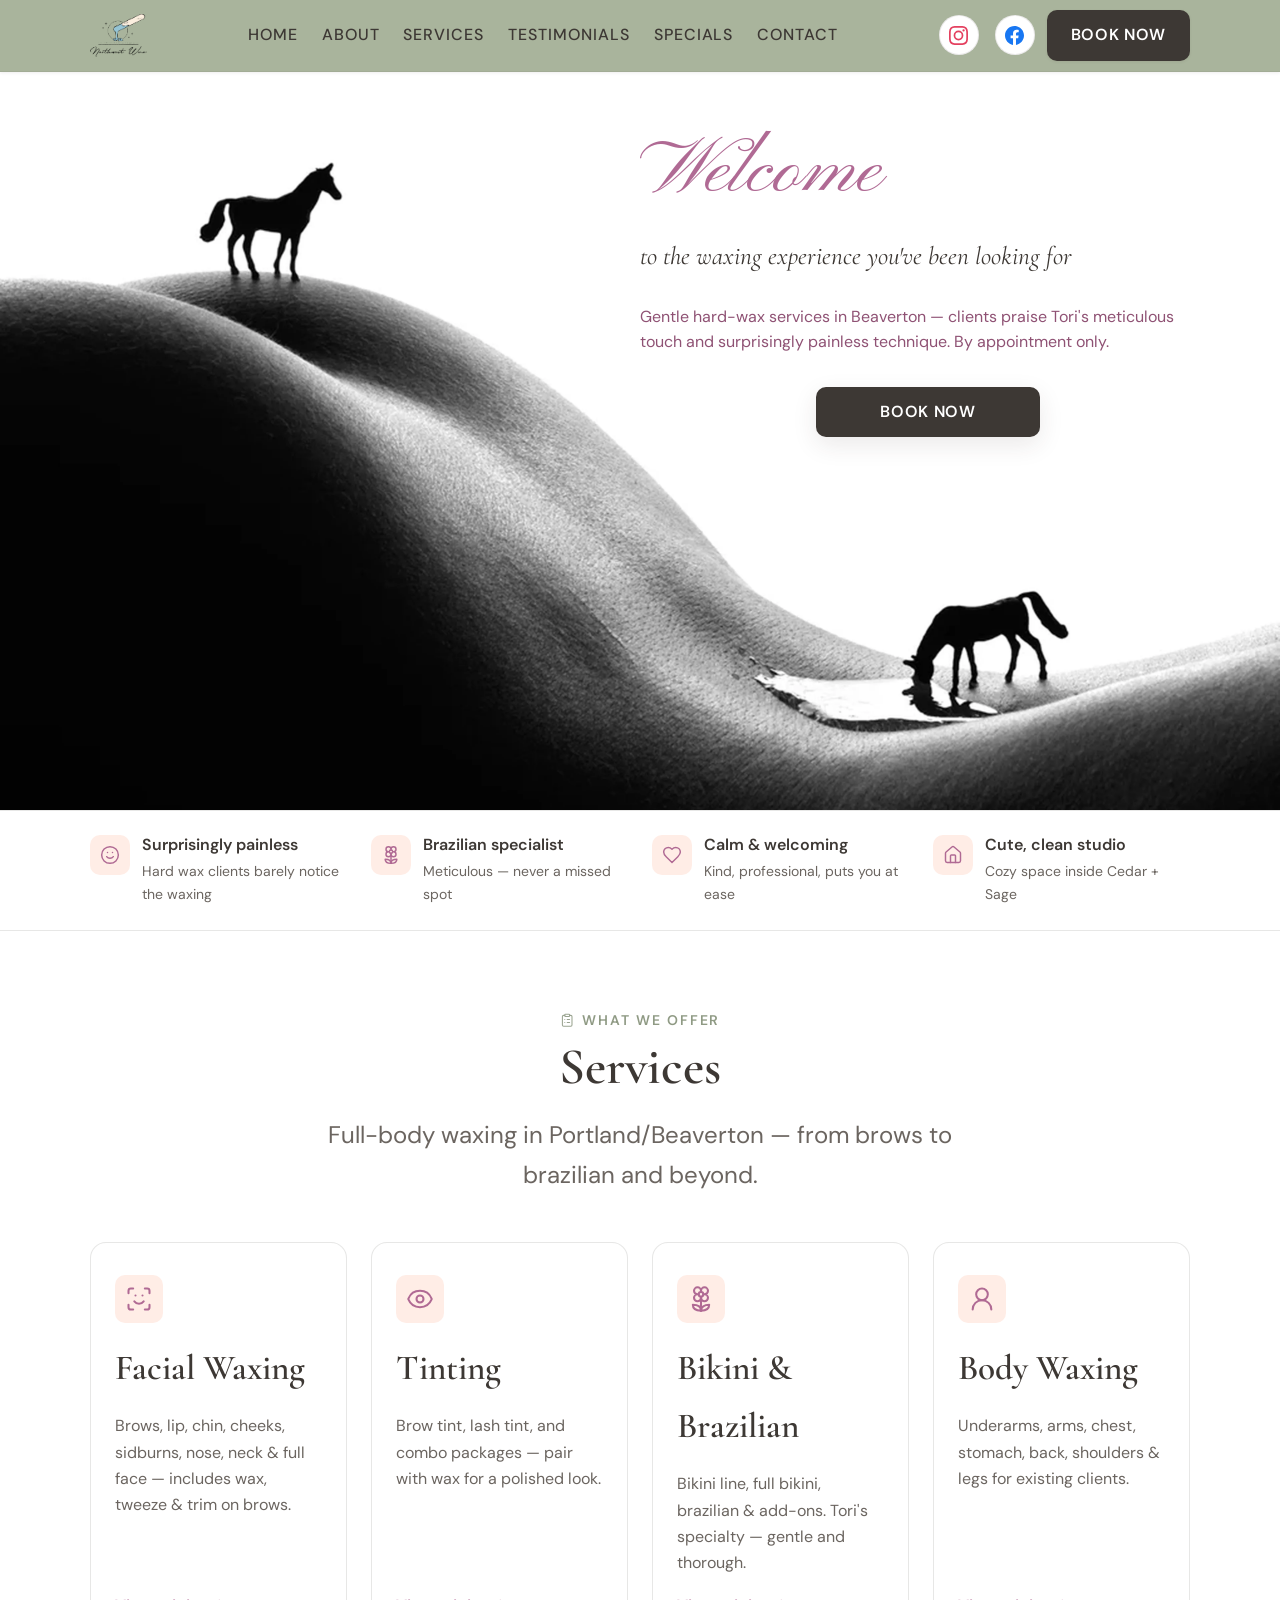
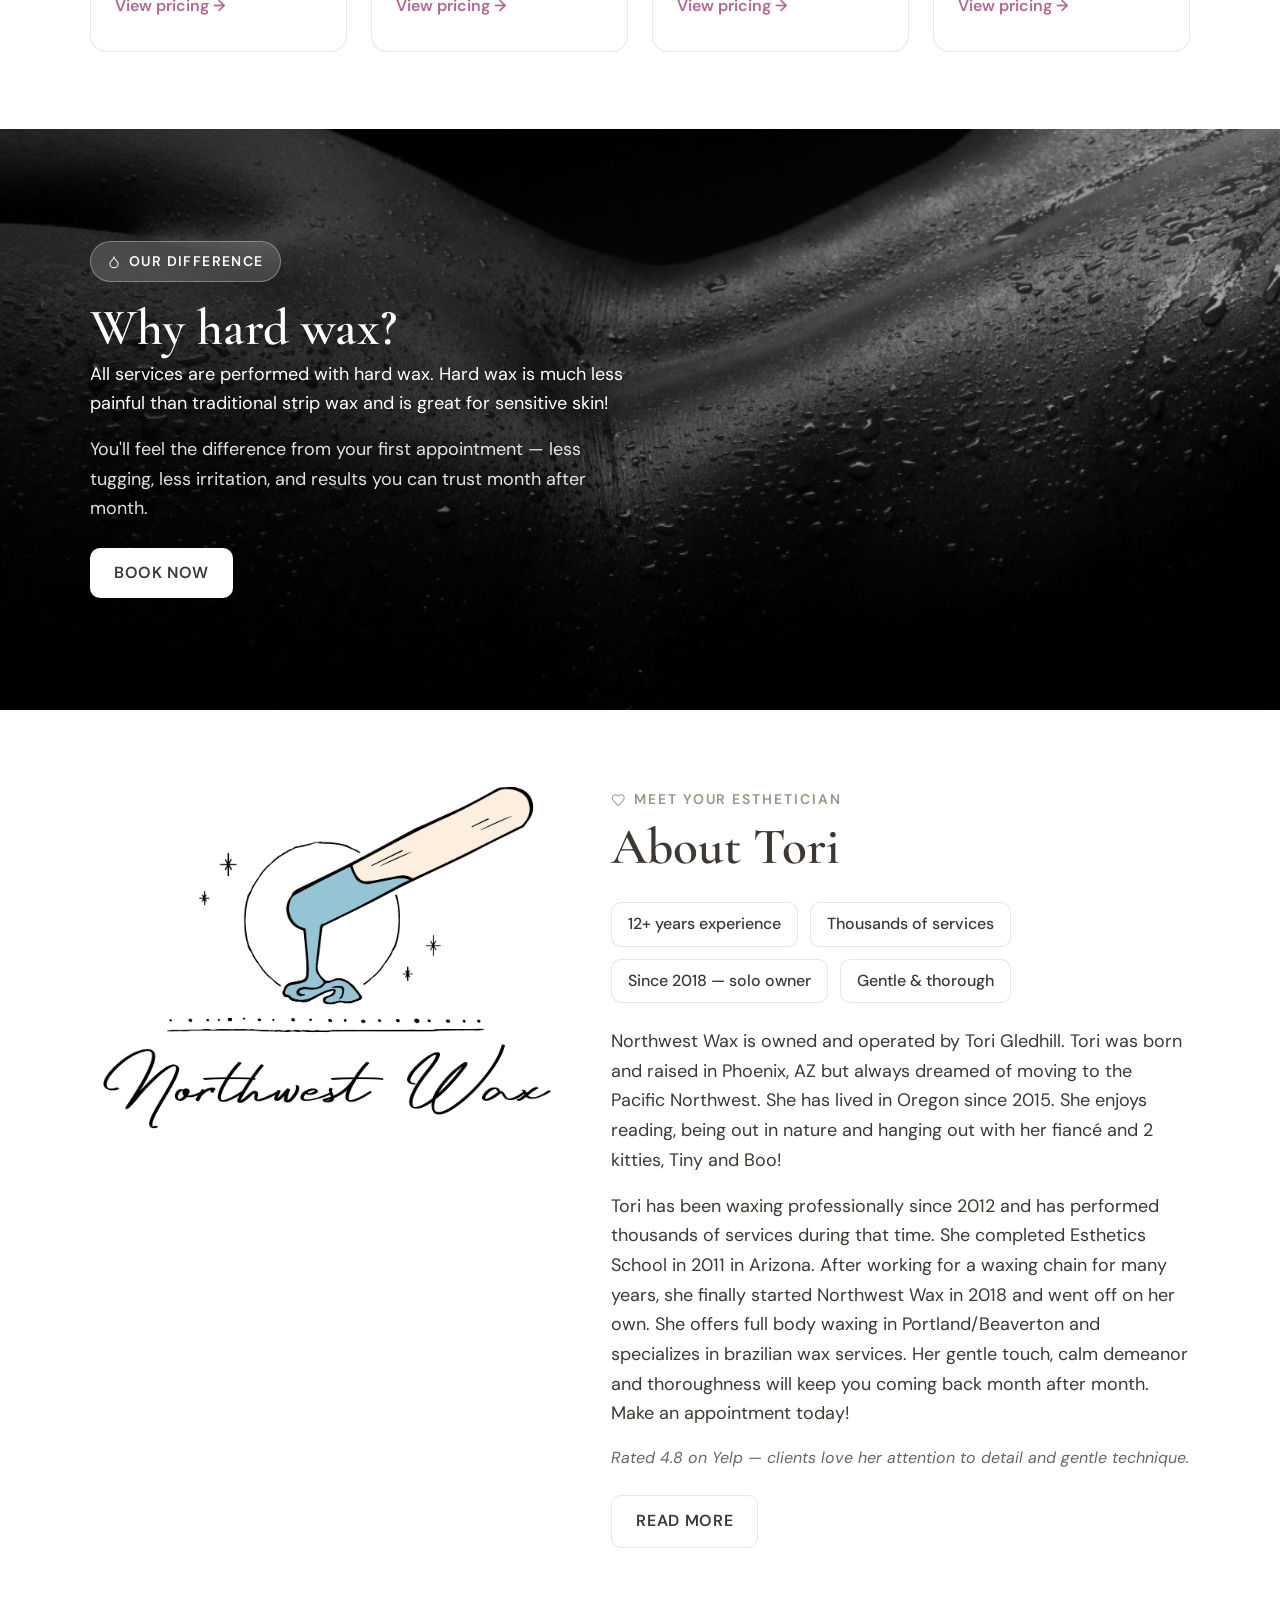
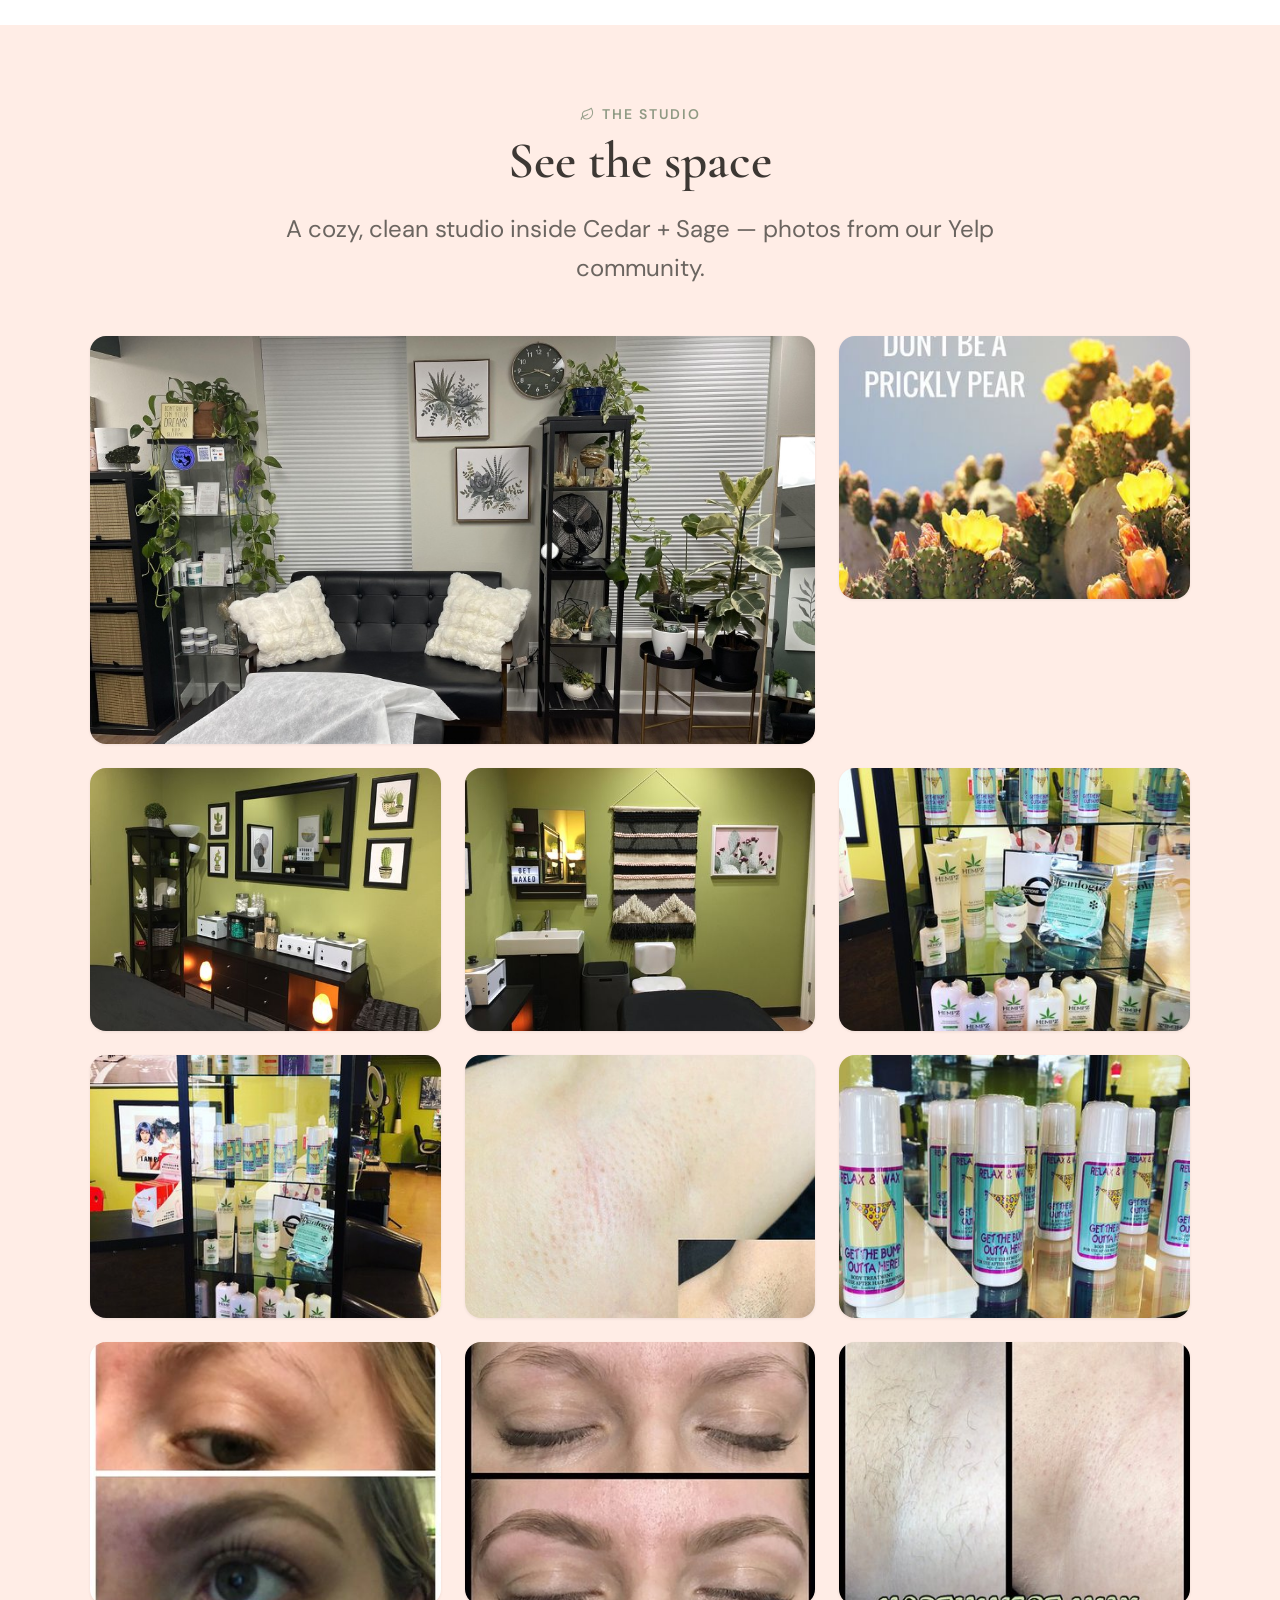
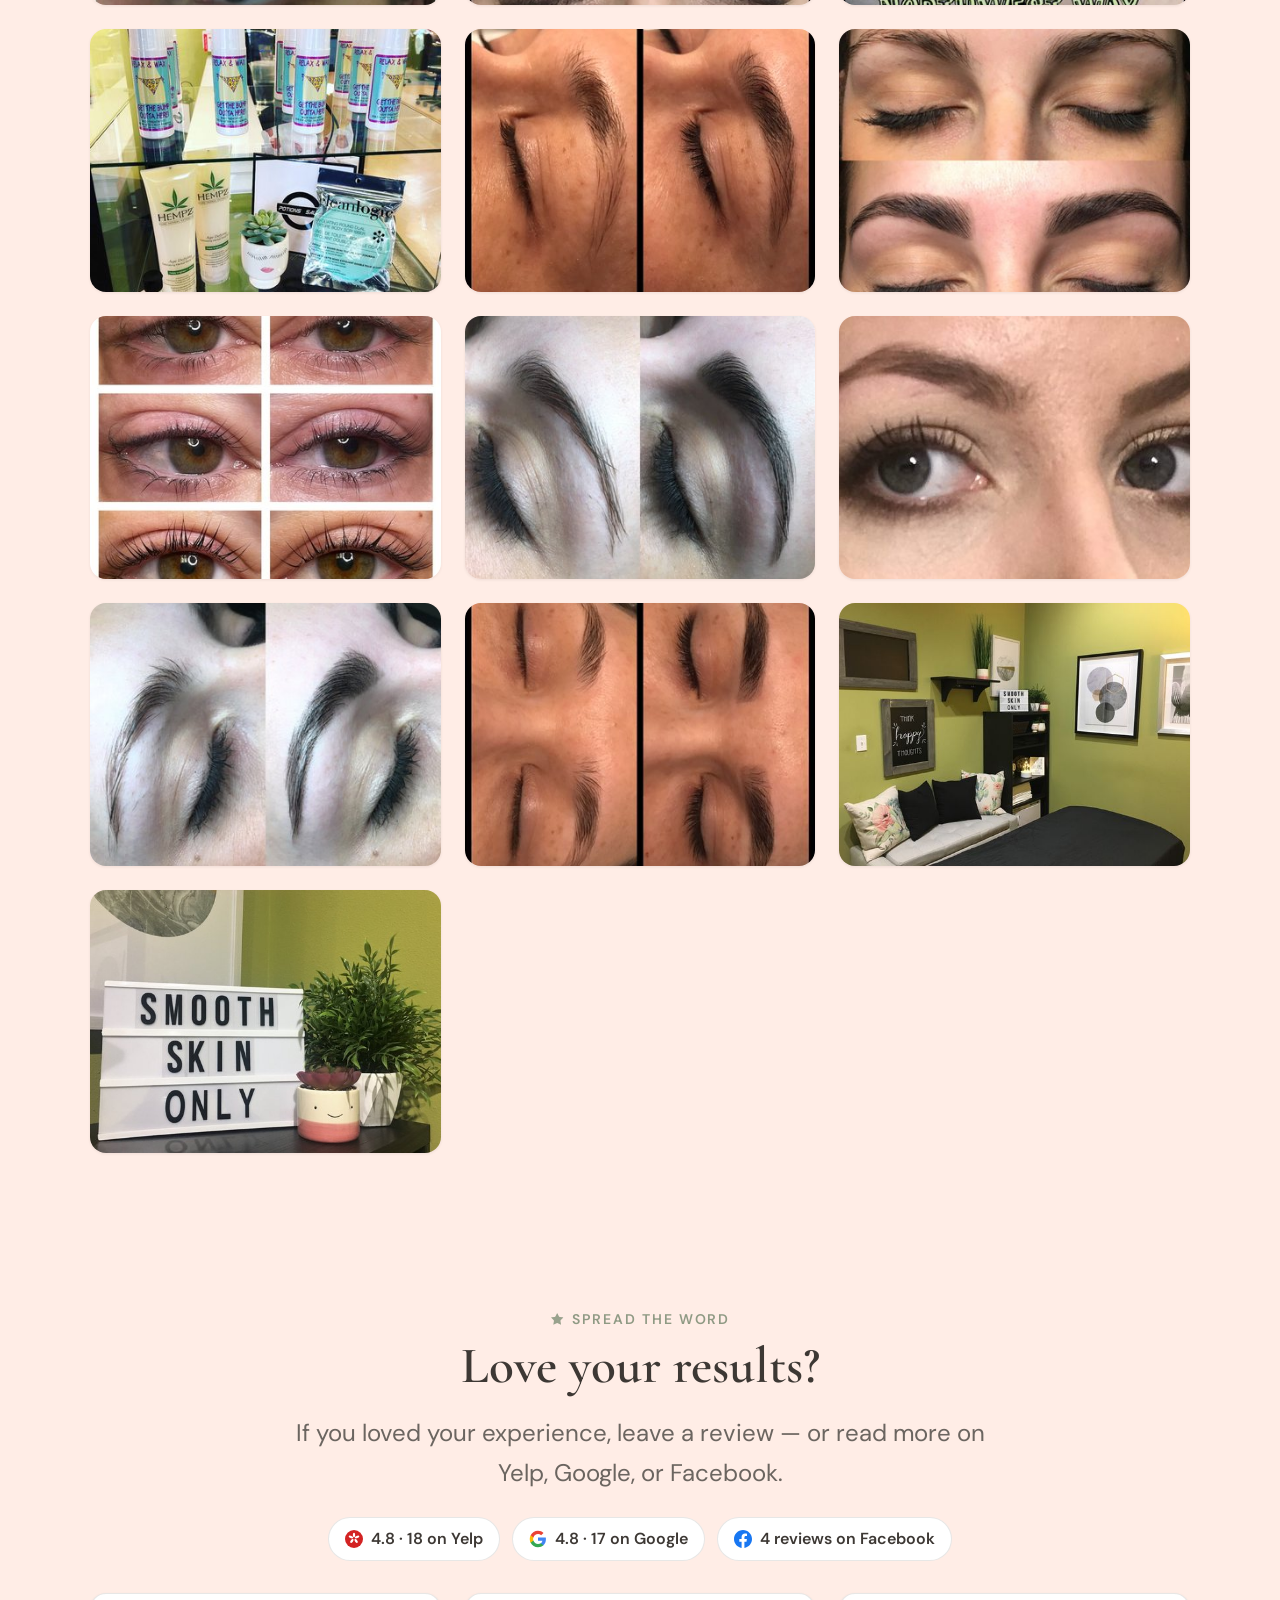
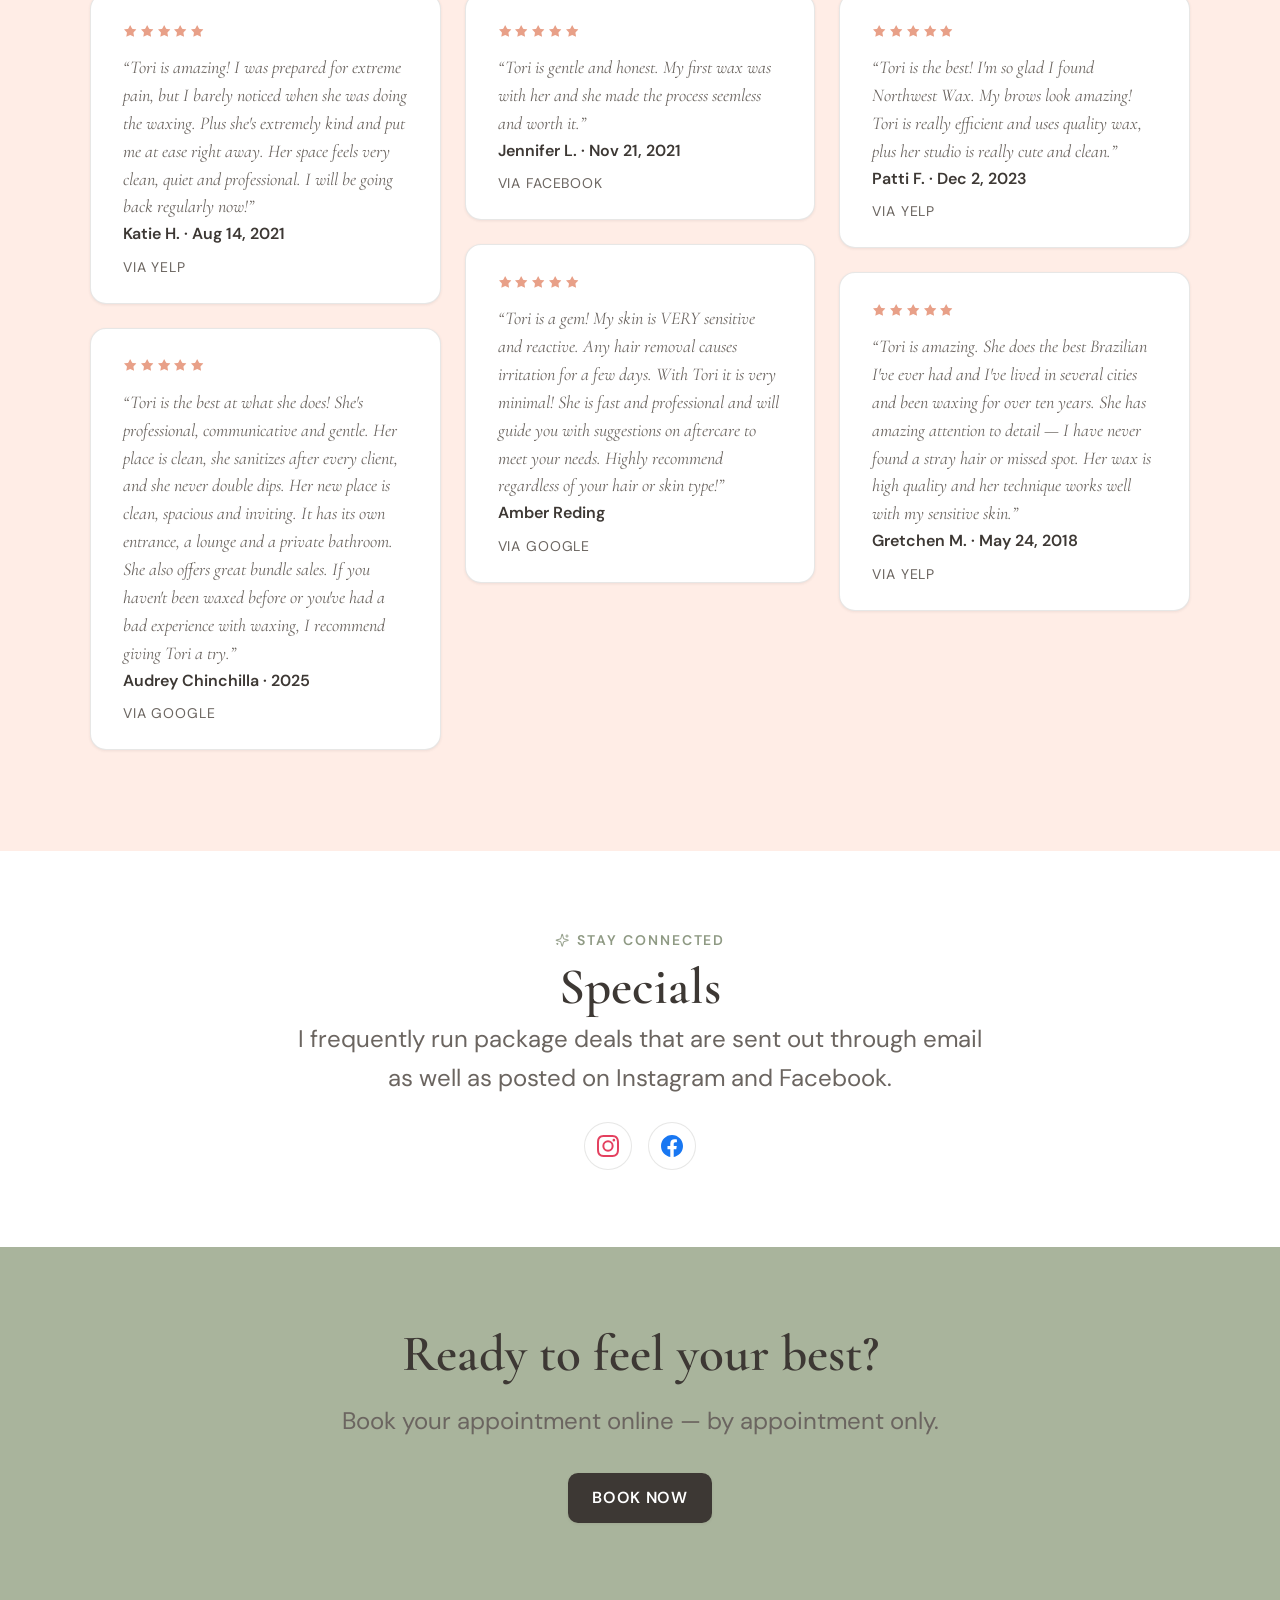
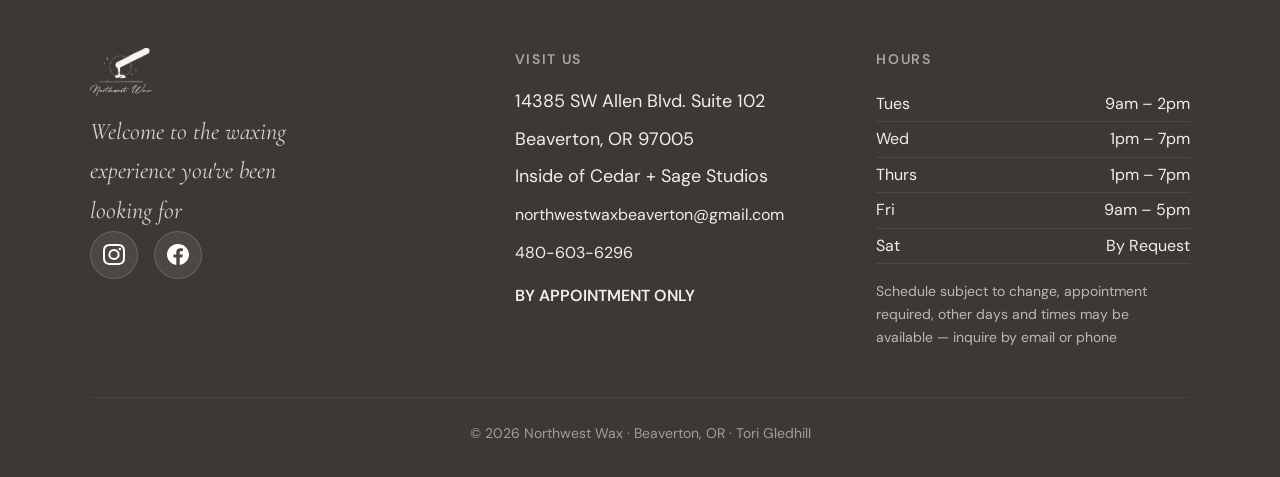
<file: index.html>
<!DOCTYPE html>
<html lang="en">
<head>
  <meta charset="UTF-8">
  <meta name="viewport" content="width=device-width, initial-scale=1">
  <meta name="description" content="Northwest Wax in Beaverton, OR — professional waxing by Tori Gledhill. Hard wax, brazilian specialists, by appointment only. Book online.">
  <title>Northwest Wax | Beaverton | Tori Gledhill</title>
  <link rel="stylesheet" href="style.css">
  <link rel="icon" href="assets/images/logo.png" type="image/png">
</head>
<body>
<svg class="svg-sprite" xmlns="http://www.w3.org/2000/svg" aria-hidden="true">
  <symbol id="icon-smile" viewBox="0 0 24 24">
    <path fill="none" stroke="currentColor" stroke-width="1.75" stroke-linecap="round" stroke-linejoin="round" d="M8 14s1.5 2 4 2 4-2 4-2" />
    <circle fill="none" stroke="currentColor" stroke-width="1.75" stroke-linecap="round" stroke-linejoin="round" cx="12" cy="12" r="10" />
    <line fill="none" stroke="currentColor" stroke-width="1.75" stroke-linecap="round" stroke-linejoin="round" x1="9" y1="9" x2="9.01" y2="9" />
    <line fill="none" stroke="currentColor" stroke-width="1.75" stroke-linecap="round" stroke-linejoin="round" x1="15" y1="9" x2="15.01" y2="9" />
  </symbol>
  <symbol id="icon-scan-face" viewBox="0 0 24 24">
    <path fill="none" stroke="currentColor" stroke-width="1.75" stroke-linecap="round" stroke-linejoin="round" d="M3 7V5a2 2 0 0 1 2-2h2" />
    <path fill="none" stroke="currentColor" stroke-width="1.75" stroke-linecap="round" stroke-linejoin="round" d="M17 3h2a2 2 0 0 1 2 2v2" />
    <path fill="none" stroke="currentColor" stroke-width="1.75" stroke-linecap="round" stroke-linejoin="round" d="M21 17v2a2 2 0 0 1-2 2h-2" />
    <path fill="none" stroke="currentColor" stroke-width="1.75" stroke-linecap="round" stroke-linejoin="round" d="M7 21H5a2 2 0 0 1-2-2v-2" />
    <path fill="none" stroke="currentColor" stroke-width="1.75" stroke-linecap="round" stroke-linejoin="round" d="M8 14s1.5 2 4 2 4-2 4-2" />
    <path fill="none" stroke="currentColor" stroke-width="1.75" stroke-linecap="round" stroke-linejoin="round" d="M9 9h.01" />
    <path fill="none" stroke="currentColor" stroke-width="1.75" stroke-linecap="round" stroke-linejoin="round" d="M15 9h.01" />
  </symbol>
  <symbol id="icon-sparkles" viewBox="0 0 24 24">
    <path fill="none" stroke="currentColor" stroke-width="1.75" stroke-linecap="round" stroke-linejoin="round" d="M9.937 15.5A2 2 0 0 0 8.5 14.063l-6.135-1.582a.5.5 0 0 1 0-.962L8.5 9.936A2 2 0 0 0 9.937 8.5l1.582-6.135a.5.5 0 0 1 .963 0L14.063 8.5A2 2 0 0 0 15.5 9.937l6.135 1.581a.5.5 0 0 1 0 .964L15.5 14.063a2 2 0 0 0-1.437 1.437l-1.582 6.135a.5.5 0 0 1-.963 0z" />
    <path fill="none" stroke="currentColor" stroke-width="1.75" stroke-linecap="round" stroke-linejoin="round" d="M20 3v4" />
    <path fill="none" stroke="currentColor" stroke-width="1.75" stroke-linecap="round" stroke-linejoin="round" d="M22 5h-4" />
    <path fill="none" stroke="currentColor" stroke-width="1.75" stroke-linecap="round" stroke-linejoin="round" d="M4 17v2" />
    <path fill="none" stroke="currentColor" stroke-width="1.75" stroke-linecap="round" stroke-linejoin="round" d="M5 18H3" />
  </symbol>
  <symbol id="icon-flower" viewBox="0 0 24 24">
    <path fill="none" stroke="currentColor" stroke-width="1.75" stroke-linecap="round" stroke-linejoin="round" d="M12 5a3 3 0 1 1 3 3m-3-3a3 3 0 1 0-3 3m3-3v1M9 8a3 3 0 1 0 3 3M9 8h1m5 0a3 3 0 1 1-3 3m3-3h-1m-2 3v-1" />
    <path fill="none" stroke="currentColor" stroke-width="1.75" stroke-linecap="round" stroke-linejoin="round" d="M12 10v12" />
    <path fill="none" stroke="currentColor" stroke-width="1.75" stroke-linecap="round" stroke-linejoin="round" d="M12 22c4.2 0 7-1.667 7-5-4.2 0-7 1.667-7 5Z" />
    <path fill="none" stroke="currentColor" stroke-width="1.75" stroke-linecap="round" stroke-linejoin="round" d="M12 22c-4.2 0-7-1.667-7-5 4.2 0 7 1.667 7 5Z" />
    <circle fill="none" stroke="currentColor" stroke-width="1.75" stroke-linecap="round" stroke-linejoin="round" cx="12" cy="8" r="2" />
  </symbol>
  <symbol id="icon-heart" viewBox="0 0 24 24">
    <path fill="none" stroke="currentColor" stroke-width="1.75" stroke-linecap="round" stroke-linejoin="round" d="M19 14c1.49-1.46 3-3.21 3-5.5A5.5 5.5 0 0 0 16.5 3c-1.76 0-3 .5-4.5 2-1.5-1.5-2.74-2-4.5-2A5.5 5.5 0 0 0 2 8.5c0 2.3 1.5 4.05 3 5.5l7 7Z" />
  </symbol>
  <symbol id="icon-home" viewBox="0 0 24 24">
    <path fill="none" stroke="currentColor" stroke-width="1.75" stroke-linecap="round" stroke-linejoin="round" d="M15 21v-8a1 1 0 0 0-1-1h-4a1 1 0 0 0-1 1v8" />
    <path fill="none" stroke="currentColor" stroke-width="1.75" stroke-linecap="round" stroke-linejoin="round" d="M3 10a2 2 0 0 1 .709-1.528l7-5.999a2 2 0 0 1 2.582 0l7 5.999A2 2 0 0 1 21 10v9a2 2 0 0 1-2 2H5a2 2 0 0 1-2-2z" />
  </symbol>
  <symbol id="icon-eye" viewBox="0 0 24 24">
    <path fill="none" stroke="currentColor" stroke-width="1.75" stroke-linecap="round" stroke-linejoin="round" d="M2.062 12.348a1 1 0 0 1 0-.696 10.75 10.75 0 0 1 19.876 0 1 1 0 0 1 0 .696 10.75 10.75 0 0 1-19.876 0" />
    <circle fill="none" stroke="currentColor" stroke-width="1.75" stroke-linecap="round" stroke-linejoin="round" cx="12" cy="12" r="3" />
  </symbol>
  <symbol id="icon-body" viewBox="0 0 24 24">
    <path fill="none" stroke="currentColor" stroke-width="1.75" stroke-linecap="round" stroke-linejoin="round" d="M20 21a8 8 0 0 0-16 0" />
    <circle fill="none" stroke="currentColor" stroke-width="1.75" stroke-linecap="round" stroke-linejoin="round" cx="12" cy="8" r="5" />
  </symbol>
  <symbol id="icon-droplet" viewBox="0 0 24 24">
    <path fill="none" stroke="currentColor" stroke-width="1.75" stroke-linecap="round" stroke-linejoin="round" d="M12 22a7 7 0 0 0 7-7c0-2-1-3.9-3-5.5s-3.5-4-4-6.5c-.5 2.5-2 4.9-4 6.5C6 11.1 5 13 5 15a7 7 0 0 0 7 7z" />
  </symbol>
  <symbol id="icon-star" viewBox="0 0 24 24">
    <path fill="currentColor" stroke="none" d="M11.525 2.295a.53.53 0 0 1 .95 0l2.31 4.679a2.123 2.123 0 0 0 1.595 1.16l5.166.756a.53.53 0 0 1 .294.904l-3.736 3.638a2.123 2.123 0 0 0-.611 1.878l.882 5.14a.53.53 0 0 1-.771.56l-4.618-2.428a2.122 2.122 0 0 0-1.973 0L6.396 21.01a.53.53 0 0 1-.77-.56l.881-5.139a2.122 2.122 0 0 0-.611-1.879L2.16 9.795a.53.53 0 0 1 .294-.906l5.165-.755a2.122 2.122 0 0 0 1.597-1.16z" />
  </symbol>
  <symbol id="icon-leaf" viewBox="0 0 24 24">
    <path fill="none" stroke="currentColor" stroke-width="1.75" stroke-linecap="round" stroke-linejoin="round" d="M11 20A7 7 0 0 1 9.8 6.1C15.5 5 17 4.48 19 2c1 2 2 4.18 2 8 0 5.5-4.78 10-10 10Z" />
    <path fill="none" stroke="currentColor" stroke-width="1.75" stroke-linecap="round" stroke-linejoin="round" d="M2 21c0-3 1.85-5.36 5.08-6C9.5 14.52 12 13 13 12" />
  </symbol>
  <symbol id="icon-mail" viewBox="0 0 24 24">
    <path fill="none" stroke="currentColor" stroke-width="1.75" stroke-linecap="round" stroke-linejoin="round" d="m22 7-8.97 5.7a1.94 1.94 0 0 1-2.06 0L2 7" />
    <rect fill="none" stroke="currentColor" stroke-width="1.75" stroke-linecap="round" stroke-linejoin="round" x="2" y="4" width="20" height="16" rx="2" />
  </symbol>
  <symbol id="icon-services" viewBox="0 0 24 24">
    <path fill="none" stroke="currentColor" stroke-width="1.75" stroke-linecap="round" stroke-linejoin="round" d="M16 4h2a2 2 0 0 1 2 2v14a2 2 0 0 1-2 2H6a2 2 0 0 1-2-2V6a2 2 0 0 1 2-2h2" />
    <path fill="none" stroke="currentColor" stroke-width="1.75" stroke-linecap="round" stroke-linejoin="round" d="M12 11h4" />
    <path fill="none" stroke="currentColor" stroke-width="1.75" stroke-linecap="round" stroke-linejoin="round" d="M12 16h4" />
    <path fill="none" stroke="currentColor" stroke-width="1.75" stroke-linecap="round" stroke-linejoin="round" d="M8 11h.01" />
    <path fill="none" stroke="currentColor" stroke-width="1.75" stroke-linecap="round" stroke-linejoin="round" d="M8 16h.01" />
    <rect fill="none" stroke="currentColor" stroke-width="1.75" stroke-linecap="round" stroke-linejoin="round" x="8" y="2" width="8" height="4" rx="1" ry="1" />
  </symbol>
</svg>






  <header class="site-header">
    <div class="container site-header__inner">
      <a href="index.html" class="site-logo" aria-label="Northwest Wax home">
        <img src="assets/images/logo.png" alt="Northwest Wax logo" width="1146" height="883">
      </a>

      <nav class="site-nav" aria-label="Main navigation">
        <a href="index.html" data-nav class="is-active">Home</a>
        <a href="about.html" data-nav>About</a>
        <a href="services.html" data-nav>Services</a>
        <a href="#reviews" data-nav>Testimonials</a>
        <a href="#specials" data-nav>Specials</a>
        <a href="contact.html" data-nav>Contact</a>
      </nav>

      <div class="site-header__actions">
        <div class="header-social social-links" aria-label="Follow us on social media">
          <a href="https://www.instagram.com/northwestwax" class="social-link" target="_blank" rel="noopener noreferrer" aria-label="Instagram">
            <img src="assets/images/social-instagram.svg" alt="" class="social-icon" width="24" height="24">
          </a>
          <a href="https://www.facebook.com/northwestwaxbeaverton/" class="social-link" target="_blank" rel="noopener noreferrer" aria-label="Facebook">
            <img src="assets/images/social-facebook.svg" alt="" class="social-icon" width="24" height="24">
          </a>
        </div>
        <a href="https://my-site-103202-105206.square.site/" class="btn btn-primary site-header__cta" data-book>Book Now</a>
        <button type="button" class="nav-toggle" aria-label="Open menu" aria-expanded="false" aria-controls="mobile-nav">
          <span></span>
          <span></span>
          <span></span>
        </button>
      </div>
    </div>
  </header>

  <div class="nav-drawer" id="mobile-nav" aria-hidden="true">
    <div class="nav-drawer__backdrop" tabindex="-1"></div>
    <nav class="nav-drawer__panel" aria-label="Mobile navigation">
      <a href="index.html">Home</a>
      <a href="about.html">About</a>
      <a href="services.html">Services</a>
      <a href="#reviews">Testimonials</a>
      <a href="#specials">Specials</a>
      <a href="contact.html">Contact</a>
      <div class="nav-drawer__social social-links" aria-label="Follow us on social media">
        <a href="https://www.instagram.com/northwestwax" class="social-link" target="_blank" rel="noopener noreferrer" aria-label="Instagram">
          <img src="assets/images/social-instagram.svg" alt="" class="social-icon" width="24" height="24">
        </a>
        <a href="https://www.facebook.com/northwestwaxbeaverton/" class="social-link" target="_blank" rel="noopener noreferrer" aria-label="Facebook">
          <img src="assets/images/social-facebook.svg" alt="" class="social-icon" width="24" height="24">
        </a>
      </div>
      <a href="https://my-site-103202-105206.square.site/" class="btn btn-primary btn--block-mobile" data-book>Book Now</a>
    </nav>
  </div>

  <main>
    <!-- Hero -->
    <section class="hero hero--bodyscape" id="home" aria-label="Welcome">
      <div class="hero__bg" aria-hidden="true">
        <picture>
          <source srcset="assets/images/hero-bodyscape.webp" type="image/webp">
          <img src="assets/images/hero-bodyscape.jpg" alt="" width="3840" height="2711" loading="eager" fetchpriority="high">
        </picture>
        <div class="hero__overlay"></div>
      </div>
      <div class="container hero__content reveal">
        <div class="hero__headline">
          <p class="hero__welcome">Welcome</p>
          <div class="hero__copy">
            <h1 class="hero__tagline">to the waxing experience you've been looking for</h1>
            <div class="hero__bottom">
              <div class="hero__glass">
                <p class="hero__sub">Gentle hard-wax services in Beaverton — clients praise Tori's meticulous touch and surprisingly painless technique. By appointment only.</p>
              </div>
              <a href="https://my-site-103202-105206.square.site/" class="btn btn-primary hero__book" data-book>Book Now</a>
            </div>
          </div>
        </div>
      </div>
    </section>

    <!-- Trust bar -->
    <section class="trust-bar" aria-label="Why choose Northwest Wax">
      <div class="container">
        <div class="trust-bar__cta reveal">
          <a href="https://my-site-103202-105206.square.site/" class="btn btn-primary btn--block-mobile" data-book>Book Now</a>
        </div>
        <div class="trust-bar__grid reveal">
        <div class="trust-item">
          <div class="trust-item__icon" aria-hidden="true"><svg class="ui-icon" viewBox="0 0 24 24" aria-hidden="true"><use href="#icon-smile"/></svg></div>
          <div>
            <p class="trust-item__title">Surprisingly painless</p>
            <p class="trust-item__text">Hard wax clients barely notice the waxing</p>
          </div>
        </div>
        <div class="trust-item">
          <div class="trust-item__icon" aria-hidden="true"><svg class="ui-icon" viewBox="0 0 24 24" aria-hidden="true"><use href="#icon-flower"/></svg></div>
          <div>
            <p class="trust-item__title">Brazilian specialist</p>
            <p class="trust-item__text">Meticulous — never a missed spot</p>
          </div>
        </div>
        <div class="trust-item">
          <div class="trust-item__icon" aria-hidden="true"><svg class="ui-icon" viewBox="0 0 24 24" aria-hidden="true"><use href="#icon-heart"/></svg></div>
          <div>
            <p class="trust-item__title">Calm &amp; welcoming</p>
            <p class="trust-item__text">Kind, professional, puts you at ease</p>
          </div>
        </div>
        <div class="trust-item">
          <div class="trust-item__icon" aria-hidden="true"><svg class="ui-icon" viewBox="0 0 24 24" aria-hidden="true"><use href="#icon-home"/></svg></div>
          <div>
            <p class="trust-item__title">Cute, clean studio</p>
            <p class="trust-item__text">Cozy space inside Cedar + Sage</p>
          </div>
        </div>
        </div>
      </div>
    </section>

    <!-- Services overview -->
    <section class="section section--surface" id="services" aria-labelledby="services-heading">
      <div class="container">
        <header class="section__header reveal">
          <p class="section-label"><svg class="ui-icon ui-icon--label" viewBox="0 0 24 24" aria-hidden="true"><use href="#icon-services"/></svg> What we offer</p>
          <h2 class="section-title" id="services-heading">Services</h2>
          <p class="section-lead">Full-body waxing in Portland/Beaverton — from brows to brazilian and beyond.</p>
        </header>

        <div class="services-grid">
          <article class="service-card reveal">
            <div class="service-card__icon" aria-hidden="true"><svg class="ui-icon ui-icon--lg" viewBox="0 0 24 24" aria-hidden="true"><use href="#icon-scan-face"/></svg></div>
            <h3 class="service-card__title">Facial Waxing</h3>
            <p class="service-card__desc">Brows, lip, chin, cheeks, sidburns, nose, neck &amp; full face — includes wax, tweeze &amp; trim on brows.</p>
            <a href="services.html#facial" class="service-card__link">View pricing →</a>
          </article>
          <article class="service-card reveal">
            <div class="service-card__icon" aria-hidden="true"><svg class="ui-icon ui-icon--lg" viewBox="0 0 24 24" aria-hidden="true"><use href="#icon-eye"/></svg></div>
            <h3 class="service-card__title">Tinting</h3>
            <p class="service-card__desc">Brow tint, lash tint, and combo packages — pair with wax for a polished look.</p>
            <a href="services.html#tinting" class="service-card__link">View pricing →</a>
          </article>
          <article class="service-card reveal">
            <div class="service-card__icon" aria-hidden="true"><svg class="ui-icon ui-icon--lg" viewBox="0 0 24 24" aria-hidden="true"><use href="#icon-flower"/></svg></div>
            <h3 class="service-card__title">Bikini &amp; Brazilian</h3>
            <p class="service-card__desc">Bikini line, full bikini, brazilian &amp; add-ons. Tori's specialty — gentle and thorough.</p>
            <a href="services.html#bikini" class="service-card__link">View pricing →</a>
          </article>
          <article class="service-card reveal">
            <div class="service-card__icon" aria-hidden="true"><svg class="ui-icon ui-icon--lg" viewBox="0 0 24 24" aria-hidden="true"><use href="#icon-body"/></svg></div>
            <h3 class="service-card__title">Body Waxing</h3>
            <p class="service-card__desc">Underarms, arms, chest, stomach, back, shoulders &amp; legs for existing clients.</p>
            <a href="services.html#body" class="service-card__link">View pricing →</a>
          </article>
        </div>
      </div>
    </section>

    <!-- Hard wax feature -->
    <section class="section feature-section" id="hard-wax" aria-labelledby="hard-wax-heading">
      <div class="feature-section__media" aria-hidden="true">
        <img src="assets/images/hard-wax.png" alt="" width="1024" height="682" loading="lazy">
      </div>
      <div class="feature-section__scrim" aria-hidden="true"></div>
      <div class="container feature-section__inner reveal">
        <div class="feature-section__copy">
          <span class="feature-section__badge"><svg class="ui-icon ui-icon--sm" viewBox="0 0 24 24" aria-hidden="true"><use href="#icon-droplet"/></svg> Our difference</span>
          <h2 class="section-title" id="hard-wax-heading">Why hard wax?</h2>
          <p>All services are performed with hard wax. Hard wax is much less painful than traditional strip wax and is great for sensitive skin!</p>
          <p class="feature-section__lead">You'll feel the difference from your first appointment — less tugging, less irritation, and results you can trust month after month.</p>
          <a href="https://my-site-103202-105206.square.site/" class="btn btn-light" data-book>Book Now</a>
        </div>
      </div>
    </section>

    <!-- About Tori -->
    <section class="section section--surface" id="about" aria-labelledby="about-heading">
      <div class="container about-grid">
        <div class="about-photo about-photo--logo reveal" aria-hidden="true">
          <img src="assets/images/logo.png" alt="" width="1146" height="883" loading="lazy">
        </div>
        <div class="reveal">
          <p class="section-label"><svg class="ui-icon ui-icon--label" viewBox="0 0 24 24" aria-hidden="true"><use href="#icon-heart"/></svg> Meet your esthetician</p>
          <h2 class="section-title" id="about-heading">About Tori</h2>
          <div class="about-highlights">
            <span class="about-highlight">12+ years experience</span>
            <span class="about-highlight">Thousands of services</span>
            <span class="about-highlight">Since 2018 — solo owner</span>
            <span class="about-highlight">Gentle &amp; thorough</span>
          </div>
          <div class="about-bio">
            <p>Northwest Wax is owned and operated by Tori Gledhill. Tori was born and raised in Phoenix, AZ but always dreamed of moving to the Pacific Northwest. She has lived in Oregon since 2015. She enjoys reading, being out in nature and hanging out with her fiancé and 2 kitties, Tiny and Boo!</p>
            <p>Tori has been waxing professionally since 2012 and has performed thousands of services during that time. She completed Esthetics School in 2011 in Arizona. After working for a waxing chain for many years, she finally started Northwest Wax in 2018 and went off on her own. She offers full body waxing in Portland/Beaverton and specializes in brazilian wax services. Her gentle touch, calm demeanor and thoroughness will keep you coming back month after month. Make an appointment today!</p>
          </div>
          <p style="margin-top: var(--space-4); font-size: var(--text-sm); color: var(--color-text-muted); font-style: italic;">Rated 4.8 on Yelp — clients love her attention to detail and gentle technique.</p>
          <a href="about.html" class="btn btn-outline" style="margin-top: var(--space-6);">Read more</a>
        </div>
      </div>
    </section>

    <!-- Gallery -->
    <section class="section section--alt" id="gallery" aria-labelledby="gallery-heading">
      <div class="container">
        <header class="section__header reveal">
          <p class="section-label"><svg class="ui-icon ui-icon--label" viewBox="0 0 24 24" aria-hidden="true"><use href="#icon-leaf"/></svg> The studio</p>
          <h2 class="section-title" id="gallery-heading">See the space</h2>
          <p class="section-lead">A cozy, clean studio inside Cedar + Sage — photos from our Yelp community.</p>
        </header>
        <div class="photo-gallery reveal">
          <figure class="photo-gallery__item photo-gallery__item--featured">
            <img src="assets/images/studio-interior.jpg" alt="Northwest Wax treatment room with seating area, plants, and product display inside Cedar + Sage Studios" width="1024" height="768" loading="lazy">
          </figure>
          <figure class="photo-gallery__item"><img src="assets/images/yelp/yelp-photo-01.jpg" alt="Northwest Wax studio photo 1" width="600" height="450" loading="lazy"></figure>
          <figure class="photo-gallery__item"><img src="assets/images/yelp/yelp-photo-02.jpg" alt="Northwest Wax studio photo 2" width="600" height="450" loading="lazy"></figure>
          <figure class="photo-gallery__item"><img src="assets/images/yelp/yelp-photo-03.jpg" alt="Northwest Wax studio photo 3" width="600" height="450" loading="lazy"></figure>
          <figure class="photo-gallery__item"><img src="assets/images/yelp/yelp-photo-04.jpg" alt="Northwest Wax studio photo 4" width="600" height="450" loading="lazy"></figure>
          <figure class="photo-gallery__item"><img src="assets/images/yelp/yelp-photo-05.jpg" alt="Northwest Wax studio photo 5" width="600" height="450" loading="lazy"></figure>
          <figure class="photo-gallery__item"><img src="assets/images/yelp/yelp-photo-06.jpg" alt="Northwest Wax studio photo 6" width="600" height="450" loading="lazy"></figure>
          <figure class="photo-gallery__item"><img src="assets/images/yelp/yelp-photo-07.jpg" alt="Northwest Wax studio photo 7" width="600" height="450" loading="lazy"></figure>
          <figure class="photo-gallery__item"><img src="assets/images/yelp/yelp-photo-08.jpg" alt="Northwest Wax studio photo 8" width="600" height="450" loading="lazy"></figure>
          <figure class="photo-gallery__item"><img src="assets/images/yelp/yelp-photo-09.jpg" alt="Northwest Wax studio photo 9" width="600" height="450" loading="lazy"></figure>
          <figure class="photo-gallery__item"><img src="assets/images/yelp/yelp-photo-10.jpg" alt="Northwest Wax studio photo 10" width="600" height="450" loading="lazy"></figure>
          <figure class="photo-gallery__item"><img src="assets/images/yelp/yelp-photo-11.jpg" alt="Northwest Wax studio photo 11" width="600" height="450" loading="lazy"></figure>
          <figure class="photo-gallery__item"><img src="assets/images/yelp/yelp-photo-12.jpg" alt="Northwest Wax studio photo 12" width="600" height="450" loading="lazy"></figure>
          <figure class="photo-gallery__item"><img src="assets/images/yelp/yelp-photo-13.jpg" alt="Northwest Wax studio photo 13" width="600" height="450" loading="lazy"></figure>
          <figure class="photo-gallery__item"><img src="assets/images/yelp/yelp-photo-14.jpg" alt="Northwest Wax studio photo 14" width="600" height="450" loading="lazy"></figure>
          <figure class="photo-gallery__item"><img src="assets/images/yelp/yelp-photo-15.jpg" alt="Northwest Wax studio photo 15" width="600" height="450" loading="lazy"></figure>
          <figure class="photo-gallery__item"><img src="assets/images/yelp/yelp-photo-16.jpg" alt="Northwest Wax studio photo 16" width="600" height="450" loading="lazy"></figure>
          <figure class="photo-gallery__item"><img src="assets/images/yelp/yelp-photo-17.jpg" alt="Northwest Wax studio photo 17" width="600" height="450" loading="lazy"></figure>
          <figure class="photo-gallery__item"><img src="assets/images/yelp/yelp-photo-18.jpg" alt="Northwest Wax studio photo 18" width="600" height="450" loading="lazy"></figure>
          <figure class="photo-gallery__item"><img src="assets/images/yelp/yelp-photo-19.jpg" alt="Northwest Wax studio photo 19" width="600" height="450" loading="lazy"></figure>
          <figure class="photo-gallery__item"><img src="assets/images/yelp/yelp-photo-20.jpg" alt="Northwest Wax studio photo 20" width="600" height="450" loading="lazy"></figure>
        </div>
      </div>
    </section>

    <!-- Reviews -->
    <section class="section section--alt" id="reviews" aria-labelledby="reviews-heading">
      <div class="container">
        <header class="reviews-cta reveal">
          <p class="section-label"><svg class="ui-icon ui-icon--label" viewBox="0 0 24 24" aria-hidden="true"><use href="#icon-star"/></svg> Spread the word</p>
          <h2 class="section-title" id="reviews-heading">Love your results?</h2>
          <p class="section-lead">If you loved your experience, leave a review — or read more on Yelp, Google, or Facebook.</p>
          <div class="review-links">
            <a href="https://www.yelp.com/biz/northwest-wax-beaverton-2" class="review-link" target="_blank" rel="noopener noreferrer">
              <img src="assets/images/social-yelp.svg" alt="" class="review-link__icon" width="18" height="18" loading="lazy">
              4.8 · 18 on Yelp
            </a>
            <a href="https://www.google.com/maps/search/?api=1&amp;query=Northwest+Wax+Beaverton+14385+SW+Allen+Blvd" class="review-link" target="_blank" rel="noopener noreferrer">
              <img src="assets/images/social-google.svg" alt="" class="review-link__icon" width="18" height="18" loading="lazy">
              4.8 · 17 on Google
            </a>
            <a href="https://www.facebook.com/northwestwaxbeaverton/reviews" class="review-link" target="_blank" rel="noopener noreferrer">
              <img src="assets/images/social-facebook.svg" alt="" class="review-link__icon" width="18" height="18" loading="lazy">
              4 reviews on Facebook
            </a>
          </div>
        </header>

        <div class="testimonials">
          <article class="testimonial-card reveal">
            <div class="testimonial-card__stars star-rating" aria-label="5 out of 5 stars"><svg class="ui-icon" viewBox="0 0 24 24" aria-hidden="true"><use href="#icon-star"/></svg><svg class="ui-icon" viewBox="0 0 24 24" aria-hidden="true"><use href="#icon-star"/></svg><svg class="ui-icon" viewBox="0 0 24 24" aria-hidden="true"><use href="#icon-star"/></svg><svg class="ui-icon" viewBox="0 0 24 24" aria-hidden="true"><use href="#icon-star"/></svg><svg class="ui-icon" viewBox="0 0 24 24" aria-hidden="true"><use href="#icon-star"/></svg></div>
            <blockquote class="testimonial-card__quote">Tori is amazing! I was prepared for extreme pain, but I barely noticed when she was doing the waxing. Plus she's extremely kind and put me at ease right away. Her space feels very clean, quiet and professional. I will be going back regularly now!</blockquote>
            <p class="testimonial-card__author">Katie H. · Aug 14, 2021</p>
            <p class="testimonial-card__source">via Yelp</p>
          </article>
          <article class="testimonial-card reveal">
            <div class="testimonial-card__stars star-rating" aria-label="5 out of 5 stars"><svg class="ui-icon" viewBox="0 0 24 24" aria-hidden="true"><use href="#icon-star"/></svg><svg class="ui-icon" viewBox="0 0 24 24" aria-hidden="true"><use href="#icon-star"/></svg><svg class="ui-icon" viewBox="0 0 24 24" aria-hidden="true"><use href="#icon-star"/></svg><svg class="ui-icon" viewBox="0 0 24 24" aria-hidden="true"><use href="#icon-star"/></svg><svg class="ui-icon" viewBox="0 0 24 24" aria-hidden="true"><use href="#icon-star"/></svg></div>
            <blockquote class="testimonial-card__quote">Tori is the best at what she does! She's professional, communicative and gentle. Her place is clean, she sanitizes after every client, and she never double dips. Her new place is clean, spacious and inviting. It has its own entrance, a lounge and a private bathroom. She also offers great bundle sales. If you haven't been waxed before or you've had a bad experience with waxing, I recommend giving Tori a try.</blockquote>
            <p class="testimonial-card__author">Audrey Chinchilla · 2025</p>
            <p class="testimonial-card__source">via Google</p>
          </article>
          <article class="testimonial-card reveal">
            <div class="testimonial-card__stars star-rating" aria-label="5 out of 5 stars"><svg class="ui-icon" viewBox="0 0 24 24" aria-hidden="true"><use href="#icon-star"/></svg><svg class="ui-icon" viewBox="0 0 24 24" aria-hidden="true"><use href="#icon-star"/></svg><svg class="ui-icon" viewBox="0 0 24 24" aria-hidden="true"><use href="#icon-star"/></svg><svg class="ui-icon" viewBox="0 0 24 24" aria-hidden="true"><use href="#icon-star"/></svg><svg class="ui-icon" viewBox="0 0 24 24" aria-hidden="true"><use href="#icon-star"/></svg></div>
            <blockquote class="testimonial-card__quote">Tori is gentle and honest. My first wax was with her and she made the process seemless and worth it.</blockquote>
            <p class="testimonial-card__author">Jennifer L. · Nov 21, 2021</p>
            <p class="testimonial-card__source">via Facebook</p>
          </article>
          <article class="testimonial-card reveal">
            <div class="testimonial-card__stars star-rating" aria-label="5 out of 5 stars"><svg class="ui-icon" viewBox="0 0 24 24" aria-hidden="true"><use href="#icon-star"/></svg><svg class="ui-icon" viewBox="0 0 24 24" aria-hidden="true"><use href="#icon-star"/></svg><svg class="ui-icon" viewBox="0 0 24 24" aria-hidden="true"><use href="#icon-star"/></svg><svg class="ui-icon" viewBox="0 0 24 24" aria-hidden="true"><use href="#icon-star"/></svg><svg class="ui-icon" viewBox="0 0 24 24" aria-hidden="true"><use href="#icon-star"/></svg></div>
            <blockquote class="testimonial-card__quote">Tori is a gem! My skin is VERY sensitive and reactive. Any hair removal causes irritation for a few days. With Tori it is very minimal! She is fast and professional and will guide you with suggestions on aftercare to meet your needs. Highly recommend regardless of your hair or skin type!</blockquote>
            <p class="testimonial-card__author">Amber Reding</p>
            <p class="testimonial-card__source">via Google</p>
          </article>
          <article class="testimonial-card reveal">
            <div class="testimonial-card__stars star-rating" aria-label="5 out of 5 stars"><svg class="ui-icon" viewBox="0 0 24 24" aria-hidden="true"><use href="#icon-star"/></svg><svg class="ui-icon" viewBox="0 0 24 24" aria-hidden="true"><use href="#icon-star"/></svg><svg class="ui-icon" viewBox="0 0 24 24" aria-hidden="true"><use href="#icon-star"/></svg><svg class="ui-icon" viewBox="0 0 24 24" aria-hidden="true"><use href="#icon-star"/></svg><svg class="ui-icon" viewBox="0 0 24 24" aria-hidden="true"><use href="#icon-star"/></svg></div>
            <blockquote class="testimonial-card__quote">Tori is the best! I'm so glad I found Northwest Wax. My brows look amazing! Tori is really efficient and uses quality wax, plus her studio is really cute and clean.</blockquote>
            <p class="testimonial-card__author">Patti F. · Dec 2, 2023</p>
            <p class="testimonial-card__source">via Yelp</p>
          </article>
          <article class="testimonial-card reveal">
            <div class="testimonial-card__stars star-rating" aria-label="5 out of 5 stars"><svg class="ui-icon" viewBox="0 0 24 24" aria-hidden="true"><use href="#icon-star"/></svg><svg class="ui-icon" viewBox="0 0 24 24" aria-hidden="true"><use href="#icon-star"/></svg><svg class="ui-icon" viewBox="0 0 24 24" aria-hidden="true"><use href="#icon-star"/></svg><svg class="ui-icon" viewBox="0 0 24 24" aria-hidden="true"><use href="#icon-star"/></svg><svg class="ui-icon" viewBox="0 0 24 24" aria-hidden="true"><use href="#icon-star"/></svg></div>
            <blockquote class="testimonial-card__quote">Tori is amazing. She does the best Brazilian I've ever had and I've lived in several cities and been waxing for over ten years. She has amazing attention to detail — I have never found a stray hair or missed spot. Her wax is high quality and her technique works well with my sensitive skin.</blockquote>
            <p class="testimonial-card__author">Gretchen M. · May 24, 2018</p>
            <p class="testimonial-card__source">via Yelp</p>
          </article>
        </div>
      </div>
    </section>

    <!-- Specials / social -->
    <section class="section section--surface social-section" id="specials" aria-labelledby="specials-heading">
      <div class="container reveal">
        <p class="section-label"><svg class="ui-icon ui-icon--label" viewBox="0 0 24 24" aria-hidden="true"><use href="#icon-sparkles"/></svg> Stay connected</p>
        <h2 class="section-title" id="specials-heading">Specials</h2>
        <p class="section-lead" style="margin-inline: auto;">I frequently run package deals that are sent out through email as well as posted on Instagram and Facebook.</p>
        <div class="social-links" aria-label="Social media">
          <a href="https://www.instagram.com/northwestwax" class="social-link" target="_blank" rel="noopener noreferrer" aria-label="Follow Northwest Wax on Instagram">
            <img src="assets/images/social-instagram.svg" alt="" class="social-icon" width="24" height="24" loading="lazy">
          </a>
          <a href="https://www.facebook.com/northwestwaxbeaverton/" class="social-link" target="_blank" rel="noopener noreferrer" aria-label="Follow Northwest Wax on Facebook">
            <img src="assets/images/social-facebook.svg" alt="" class="social-icon" width="24" height="24" loading="lazy">
          </a>
        </div>
      </div>
    </section>

    <!-- Book CTA -->
    <section class="section cta-band" id="book" aria-labelledby="book-heading">
      <div class="container reveal">
        <h2 class="section-title" id="book-heading">Ready to feel your best?</h2>
        <p class="section-lead">Book your appointment online — by appointment only.</p>
        <a href="https://my-site-103202-105206.square.site/" class="btn btn-primary btn--block-mobile" data-book>Book Now</a>
      </div>
    </section>
  </main>

  <footer class="site-footer" id="contact">
    <div class="container">
      <div class="footer-grid">
        <div>
          <a href="index.html" class="footer-logo">
            <img src="assets/images/logo.png" alt="Northwest Wax" width="1146" height="883" loading="lazy">
          </a>
          <p class="footer-tagline">Welcome to the waxing experience you've been looking for</p>
          <div class="footer-social social-links" aria-label="Follow us on social media">
            <a href="https://www.instagram.com/northwestwax" class="social-link" target="_blank" rel="noopener noreferrer" aria-label="Instagram">
              <img src="assets/images/social-instagram-white.svg" alt="" class="social-icon" width="24" height="24" loading="lazy">
            </a>
            <a href="https://www.facebook.com/northwestwaxbeaverton/" class="social-link" target="_blank" rel="noopener noreferrer" aria-label="Facebook">
              <img src="assets/images/social-facebook-white.svg" alt="" class="social-icon" width="24" height="24" loading="lazy">
            </a>
          </div>
        </div>
        <div>
          <p class="footer-heading">Visit us</p>
          <ul class="footer-list">
            <li>14385 SW Allen Blvd. Suite 102</li>
            <li>Beaverton, OR 97005</li>
            <li>Inside of Cedar + Sage Studios</li>
            <li><a href="mailto:northwestwaxbeaverton@gmail.com">northwestwaxbeaverton@gmail.com</a></li>
            <li><a href="tel:+14806036296">480-603-6296</a></li>
          </ul>
          <p style="margin-top: var(--space-4); font-size: var(--text-sm); font-weight: 600;">BY APPOINTMENT ONLY</p>
        </div>
        <div>
          <p class="footer-heading">Hours</p>
          <ul class="footer-hours">
            <li><span>Tues</span><span>9am – 2pm</span></li>
            <li><span>Wed</span><span>1pm – 7pm</span></li>
            <li><span>Thurs</span><span>1pm – 7pm</span></li>
            <li><span>Fri</span><span>9am – 5pm</span></li>
            <li><span>Sat</span><span>By Request</span></li>
          </ul>
          <p style="margin-top: var(--space-4); font-size: var(--text-xs); opacity: 0.7;">Schedule subject to change, appointment required, other days and times may be available — inquire by email or phone</p>
        </div>
      </div>
      <div class="footer-bottom">
        <p>&copy; <span id="year"></span> Northwest Wax · Beaverton, OR · Tori Gledhill</p>
      </div>
    </div>
  </footer>

  <script src="main.js"></script>
  <script>document.getElementById('year').textContent = new Date().getFullYear();</script>
</body>
</html>
</file>
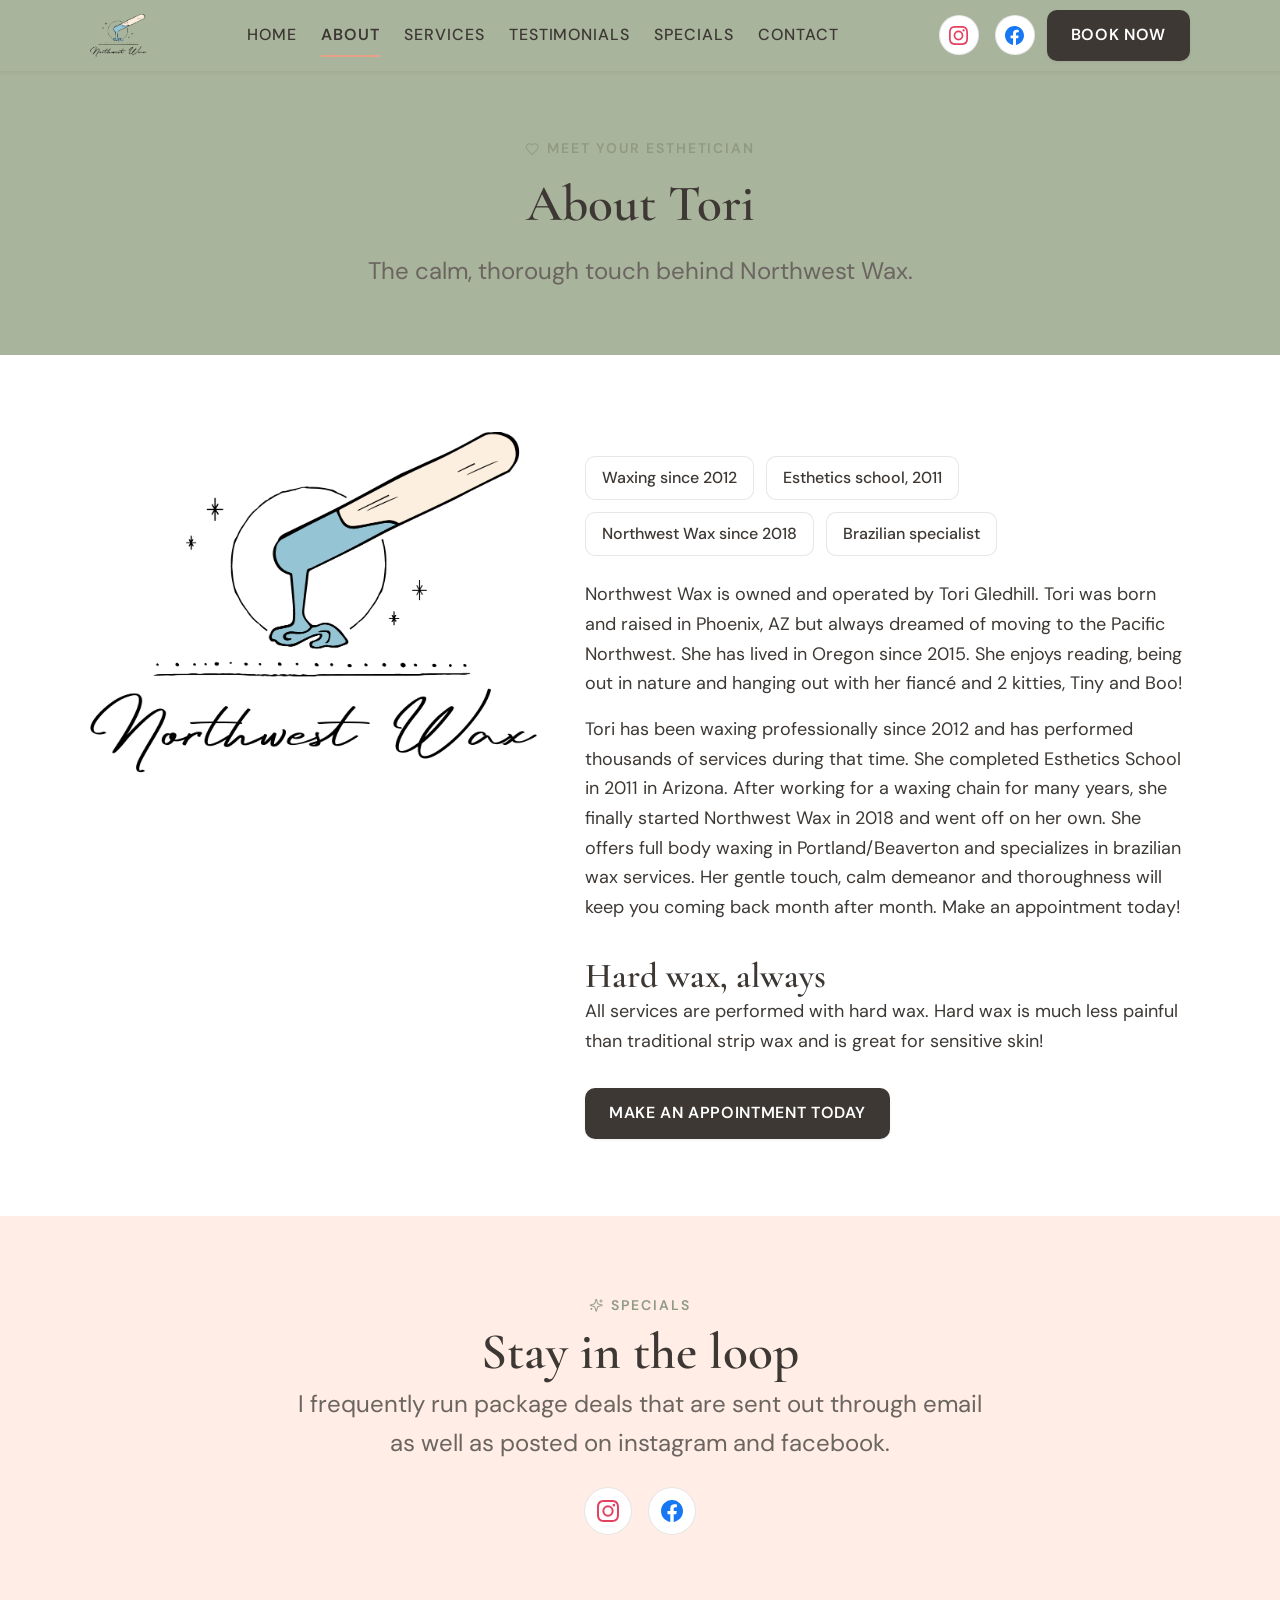
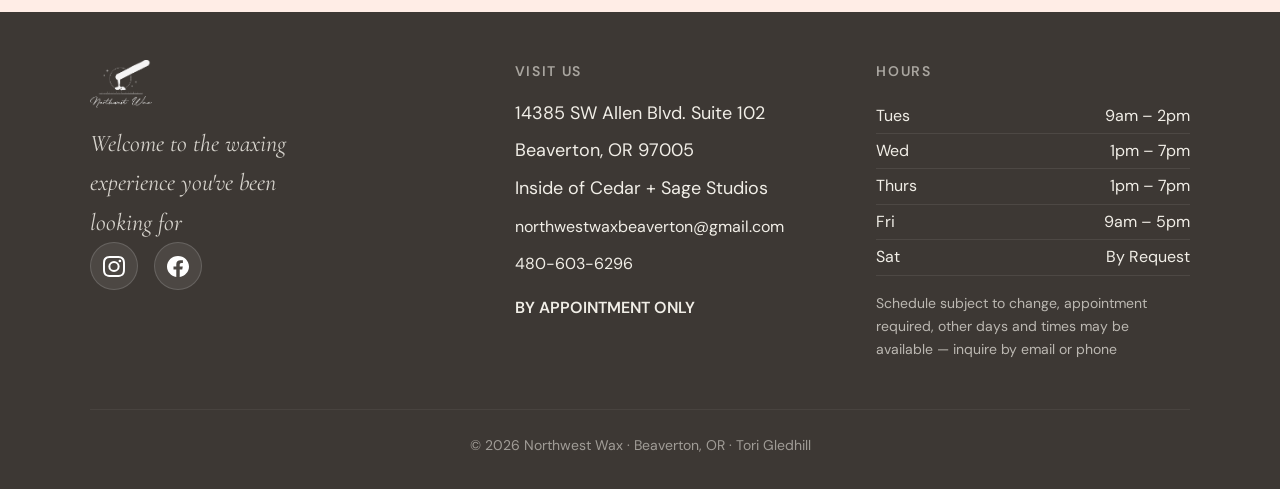
<file: about.html>
<!DOCTYPE html>
<html lang="en">
<head>
  <meta charset="UTF-8">
  <meta name="viewport" content="width=device-width, initial-scale=1">
  <meta name="description" content="Meet Tori Gledhill — owner of Northwest Wax in Beaverton, OR. Professional waxing since 2012, brazilian specialist, hard wax expert.">
  <title>About Tori | Northwest Wax Beaverton</title>
  <link rel="stylesheet" href="style.css">
  <link rel="icon" href="assets/images/logo.png" type="image/png">
</head>
<body>
<svg class="svg-sprite" xmlns="http://www.w3.org/2000/svg" aria-hidden="true">
  <symbol id="icon-smile" viewBox="0 0 24 24">
    <path fill="none" stroke="currentColor" stroke-width="1.75" stroke-linecap="round" stroke-linejoin="round" d="M8 14s1.5 2 4 2 4-2 4-2" />
    <circle fill="none" stroke="currentColor" stroke-width="1.75" stroke-linecap="round" stroke-linejoin="round" cx="12" cy="12" r="10" />
    <line fill="none" stroke="currentColor" stroke-width="1.75" stroke-linecap="round" stroke-linejoin="round" x1="9" y1="9" x2="9.01" y2="9" />
    <line fill="none" stroke="currentColor" stroke-width="1.75" stroke-linecap="round" stroke-linejoin="round" x1="15" y1="9" x2="15.01" y2="9" />
  </symbol>
  <symbol id="icon-scan-face" viewBox="0 0 24 24">
    <path fill="none" stroke="currentColor" stroke-width="1.75" stroke-linecap="round" stroke-linejoin="round" d="M3 7V5a2 2 0 0 1 2-2h2" />
    <path fill="none" stroke="currentColor" stroke-width="1.75" stroke-linecap="round" stroke-linejoin="round" d="M17 3h2a2 2 0 0 1 2 2v2" />
    <path fill="none" stroke="currentColor" stroke-width="1.75" stroke-linecap="round" stroke-linejoin="round" d="M21 17v2a2 2 0 0 1-2 2h-2" />
    <path fill="none" stroke="currentColor" stroke-width="1.75" stroke-linecap="round" stroke-linejoin="round" d="M7 21H5a2 2 0 0 1-2-2v-2" />
    <path fill="none" stroke="currentColor" stroke-width="1.75" stroke-linecap="round" stroke-linejoin="round" d="M8 14s1.5 2 4 2 4-2 4-2" />
    <path fill="none" stroke="currentColor" stroke-width="1.75" stroke-linecap="round" stroke-linejoin="round" d="M9 9h.01" />
    <path fill="none" stroke="currentColor" stroke-width="1.75" stroke-linecap="round" stroke-linejoin="round" d="M15 9h.01" />
  </symbol>
  <symbol id="icon-sparkles" viewBox="0 0 24 24">
    <path fill="none" stroke="currentColor" stroke-width="1.75" stroke-linecap="round" stroke-linejoin="round" d="M9.937 15.5A2 2 0 0 0 8.5 14.063l-6.135-1.582a.5.5 0 0 1 0-.962L8.5 9.936A2 2 0 0 0 9.937 8.5l1.582-6.135a.5.5 0 0 1 .963 0L14.063 8.5A2 2 0 0 0 15.5 9.937l6.135 1.581a.5.5 0 0 1 0 .964L15.5 14.063a2 2 0 0 0-1.437 1.437l-1.582 6.135a.5.5 0 0 1-.963 0z" />
    <path fill="none" stroke="currentColor" stroke-width="1.75" stroke-linecap="round" stroke-linejoin="round" d="M20 3v4" />
    <path fill="none" stroke="currentColor" stroke-width="1.75" stroke-linecap="round" stroke-linejoin="round" d="M22 5h-4" />
    <path fill="none" stroke="currentColor" stroke-width="1.75" stroke-linecap="round" stroke-linejoin="round" d="M4 17v2" />
    <path fill="none" stroke="currentColor" stroke-width="1.75" stroke-linecap="round" stroke-linejoin="round" d="M5 18H3" />
  </symbol>
  <symbol id="icon-flower" viewBox="0 0 24 24">
    <path fill="none" stroke="currentColor" stroke-width="1.75" stroke-linecap="round" stroke-linejoin="round" d="M12 5a3 3 0 1 1 3 3m-3-3a3 3 0 1 0-3 3m3-3v1M9 8a3 3 0 1 0 3 3M9 8h1m5 0a3 3 0 1 1-3 3m3-3h-1m-2 3v-1" />
    <path fill="none" stroke="currentColor" stroke-width="1.75" stroke-linecap="round" stroke-linejoin="round" d="M12 10v12" />
    <path fill="none" stroke="currentColor" stroke-width="1.75" stroke-linecap="round" stroke-linejoin="round" d="M12 22c4.2 0 7-1.667 7-5-4.2 0-7 1.667-7 5Z" />
    <path fill="none" stroke="currentColor" stroke-width="1.75" stroke-linecap="round" stroke-linejoin="round" d="M12 22c-4.2 0-7-1.667-7-5 4.2 0 7 1.667 7 5Z" />
    <circle fill="none" stroke="currentColor" stroke-width="1.75" stroke-linecap="round" stroke-linejoin="round" cx="12" cy="8" r="2" />
  </symbol>
  <symbol id="icon-heart" viewBox="0 0 24 24">
    <path fill="none" stroke="currentColor" stroke-width="1.75" stroke-linecap="round" stroke-linejoin="round" d="M19 14c1.49-1.46 3-3.21 3-5.5A5.5 5.5 0 0 0 16.5 3c-1.76 0-3 .5-4.5 2-1.5-1.5-2.74-2-4.5-2A5.5 5.5 0 0 0 2 8.5c0 2.3 1.5 4.05 3 5.5l7 7Z" />
  </symbol>
  <symbol id="icon-home" viewBox="0 0 24 24">
    <path fill="none" stroke="currentColor" stroke-width="1.75" stroke-linecap="round" stroke-linejoin="round" d="M15 21v-8a1 1 0 0 0-1-1h-4a1 1 0 0 0-1 1v8" />
    <path fill="none" stroke="currentColor" stroke-width="1.75" stroke-linecap="round" stroke-linejoin="round" d="M3 10a2 2 0 0 1 .709-1.528l7-5.999a2 2 0 0 1 2.582 0l7 5.999A2 2 0 0 1 21 10v9a2 2 0 0 1-2 2H5a2 2 0 0 1-2-2z" />
  </symbol>
  <symbol id="icon-eye" viewBox="0 0 24 24">
    <path fill="none" stroke="currentColor" stroke-width="1.75" stroke-linecap="round" stroke-linejoin="round" d="M2.062 12.348a1 1 0 0 1 0-.696 10.75 10.75 0 0 1 19.876 0 1 1 0 0 1 0 .696 10.75 10.75 0 0 1-19.876 0" />
    <circle fill="none" stroke="currentColor" stroke-width="1.75" stroke-linecap="round" stroke-linejoin="round" cx="12" cy="12" r="3" />
  </symbol>
  <symbol id="icon-body" viewBox="0 0 24 24">
    <path fill="none" stroke="currentColor" stroke-width="1.75" stroke-linecap="round" stroke-linejoin="round" d="M20 21a8 8 0 0 0-16 0" />
    <circle fill="none" stroke="currentColor" stroke-width="1.75" stroke-linecap="round" stroke-linejoin="round" cx="12" cy="8" r="5" />
  </symbol>
  <symbol id="icon-droplet" viewBox="0 0 24 24">
    <path fill="none" stroke="currentColor" stroke-width="1.75" stroke-linecap="round" stroke-linejoin="round" d="M12 22a7 7 0 0 0 7-7c0-2-1-3.9-3-5.5s-3.5-4-4-6.5c-.5 2.5-2 4.9-4 6.5C6 11.1 5 13 5 15a7 7 0 0 0 7 7z" />
  </symbol>
  <symbol id="icon-star" viewBox="0 0 24 24">
    <path fill="currentColor" stroke="none" d="M11.525 2.295a.53.53 0 0 1 .95 0l2.31 4.679a2.123 2.123 0 0 0 1.595 1.16l5.166.756a.53.53 0 0 1 .294.904l-3.736 3.638a2.123 2.123 0 0 0-.611 1.878l.882 5.14a.53.53 0 0 1-.771.56l-4.618-2.428a2.122 2.122 0 0 0-1.973 0L6.396 21.01a.53.53 0 0 1-.77-.56l.881-5.139a2.122 2.122 0 0 0-.611-1.879L2.16 9.795a.53.53 0 0 1 .294-.906l5.165-.755a2.122 2.122 0 0 0 1.597-1.16z" />
  </symbol>
  <symbol id="icon-leaf" viewBox="0 0 24 24">
    <path fill="none" stroke="currentColor" stroke-width="1.75" stroke-linecap="round" stroke-linejoin="round" d="M11 20A7 7 0 0 1 9.8 6.1C15.5 5 17 4.48 19 2c1 2 2 4.18 2 8 0 5.5-4.78 10-10 10Z" />
    <path fill="none" stroke="currentColor" stroke-width="1.75" stroke-linecap="round" stroke-linejoin="round" d="M2 21c0-3 1.85-5.36 5.08-6C9.5 14.52 12 13 13 12" />
  </symbol>
  <symbol id="icon-mail" viewBox="0 0 24 24">
    <path fill="none" stroke="currentColor" stroke-width="1.75" stroke-linecap="round" stroke-linejoin="round" d="m22 7-8.97 5.7a1.94 1.94 0 0 1-2.06 0L2 7" />
    <rect fill="none" stroke="currentColor" stroke-width="1.75" stroke-linecap="round" stroke-linejoin="round" x="2" y="4" width="20" height="16" rx="2" />
  </symbol>
  <symbol id="icon-services" viewBox="0 0 24 24">
    <path fill="none" stroke="currentColor" stroke-width="1.75" stroke-linecap="round" stroke-linejoin="round" d="M16 4h2a2 2 0 0 1 2 2v14a2 2 0 0 1-2 2H6a2 2 0 0 1-2-2V6a2 2 0 0 1 2-2h2" />
    <path fill="none" stroke="currentColor" stroke-width="1.75" stroke-linecap="round" stroke-linejoin="round" d="M12 11h4" />
    <path fill="none" stroke="currentColor" stroke-width="1.75" stroke-linecap="round" stroke-linejoin="round" d="M12 16h4" />
    <path fill="none" stroke="currentColor" stroke-width="1.75" stroke-linecap="round" stroke-linejoin="round" d="M8 11h.01" />
    <path fill="none" stroke="currentColor" stroke-width="1.75" stroke-linecap="round" stroke-linejoin="round" d="M8 16h.01" />
    <rect fill="none" stroke="currentColor" stroke-width="1.75" stroke-linecap="round" stroke-linejoin="round" x="8" y="2" width="8" height="4" rx="1" ry="1" />
  </symbol>
</svg>






  <header class="site-header">
    <div class="container site-header__inner">
      <a href="index.html" class="site-logo" aria-label="Northwest Wax home">
        <img src="assets/images/logo.png" alt="Northwest Wax logo" width="1146" height="883">
      </a>
      <nav class="site-nav" aria-label="Main navigation">
        <a href="index.html">Home</a>
        <a href="about.html" class="is-active">About</a>
        <a href="services.html">Services</a>
        <a href="index.html#reviews">Testimonials</a>
        <a href="index.html#specials">Specials</a>
        <a href="contact.html">Contact</a>
      </nav>
      <div class="site-header__actions">
        <div class="header-social social-links" aria-label="Follow us on social media">
          <a href="https://www.instagram.com/northwestwax" class="social-link" target="_blank" rel="noopener noreferrer" aria-label="Instagram">
            <img src="assets/images/social-instagram.svg" alt="" class="social-icon" width="24" height="24">
          </a>
          <a href="https://www.facebook.com/northwestwaxbeaverton/" class="social-link" target="_blank" rel="noopener noreferrer" aria-label="Facebook">
            <img src="assets/images/social-facebook.svg" alt="" class="social-icon" width="24" height="24">
          </a>
        </div>
        <a href="https://my-site-103202-105206.square.site/" class="btn btn-primary site-header__cta" data-book>Book Now</a>
        <button type="button" class="nav-toggle" aria-label="Open menu" aria-expanded="false" aria-controls="mobile-nav">
          <span></span><span></span><span></span>
        </button>
      </div>
    </div>
  </header>

  <div class="nav-drawer" id="mobile-nav" aria-hidden="true">
    <div class="nav-drawer__backdrop" tabindex="-1"></div>
    <nav class="nav-drawer__panel" aria-label="Mobile navigation">
      <a href="index.html">Home</a>
      <a href="about.html">About</a>
      <a href="services.html">Services</a>
      <a href="index.html#reviews">Testimonials</a>
      <a href="index.html#specials">Specials</a>
      <a href="contact.html">Contact</a>
      <div class="nav-drawer__social social-links" aria-label="Follow us on social media">
        <a href="https://www.instagram.com/northwestwax" class="social-link" target="_blank" rel="noopener noreferrer" aria-label="Instagram">
          <img src="assets/images/social-instagram.svg" alt="" class="social-icon" width="24" height="24">
        </a>
        <a href="https://www.facebook.com/northwestwaxbeaverton/" class="social-link" target="_blank" rel="noopener noreferrer" aria-label="Facebook">
          <img src="assets/images/social-facebook.svg" alt="" class="social-icon" width="24" height="24">
        </a>
      </div>
      <a href="https://my-site-103202-105206.square.site/" class="btn btn-primary btn--block-mobile" data-book>Book Now</a>
    </nav>
  </div>

  <main>
    <header class="page-hero">
      <div class="container reveal">
        <p class="section-label"><svg class="ui-icon ui-icon--label" viewBox="0 0 24 24" aria-hidden="true"><use href="#icon-heart"/></svg> Meet your esthetician</p>
        <h1 class="section-title">About Tori</h1>
        <p class="section-lead">The calm, thorough touch behind Northwest Wax.</p>
      </div>
    </header>

    <section class="section section--surface">
      <div class="container about-page-grid">
        <div class="about-photo about-photo--logo reveal" aria-hidden="true">
          <img src="assets/images/logo.png" alt="" width="1146" height="883" loading="lazy">
        </div>
        <div class="prose reveal">
          <div class="about-highlights">
            <span class="about-highlight">Waxing since 2012</span>
            <span class="about-highlight">Esthetics school, 2011</span>
            <span class="about-highlight">Northwest Wax since 2018</span>
            <span class="about-highlight">Brazilian specialist</span>
          </div>
          <p>Northwest Wax is owned and operated by Tori Gledhill. Tori was born and raised in Phoenix, AZ but always dreamed of moving to the Pacific Northwest. She has lived in Oregon since 2015. She enjoys reading, being out in nature and hanging out with her fiancé and 2 kitties, Tiny and Boo!</p>
          <p>Tori has been waxing professionally since 2012 and has performed thousands of services during that time. She completed Esthetics School in 2011 in Arizona. After working for a waxing chain for many years, she finally started Northwest Wax in 2018 and went off on her own. She offers full body waxing in Portland/Beaverton and specializes in brazilian wax services. Her gentle touch, calm demeanor and thoroughness will keep you coming back month after month. Make an appointment today!</p>

          <h2 class="section-title" style="font-size: var(--text-xl); margin-top: var(--space-8);">Hard wax, always</h2>
          <p>All services are performed with hard wax. Hard wax is much less painful than traditional strip wax and is great for sensitive skin!</p>

          <a href="https://my-site-103202-105206.square.site/" class="btn btn-primary" style="margin-top: var(--space-8);" data-book>Make an Appointment Today</a>
        </div>
      </div>
    </section>

    <section class="section section--alt social-section">
      <div class="container reveal">
        <p class="section-label"><svg class="ui-icon ui-icon--label" viewBox="0 0 24 24" aria-hidden="true"><use href="#icon-sparkles"/></svg> Specials</p>
        <h2 class="section-title">Stay in the loop</h2>
        <p class="section-lead" style="margin-inline: auto;">I frequently run package deals that are sent out through email as well as posted on instagram and facebook.</p>
        <div class="social-links" aria-label="Social media">
          <a href="https://www.instagram.com/northwestwax" class="social-link" target="_blank" rel="noopener noreferrer" aria-label="Follow Northwest Wax on Instagram">
            <img src="assets/images/social-instagram.svg" alt="" class="social-icon" width="24" height="24" loading="lazy">
          </a>
          <a href="https://www.facebook.com/northwestwaxbeaverton/" class="social-link" target="_blank" rel="noopener noreferrer" aria-label="Follow Northwest Wax on Facebook">
            <img src="assets/images/social-facebook.svg" alt="" class="social-icon" width="24" height="24" loading="lazy">
          </a>
        </div>
      </div>
    </section>
  </main>

  <footer class="site-footer">
    <div class="container">
      <div class="footer-grid">
        <div>
          <a href="index.html" class="footer-logo">
            <img src="assets/images/logo.png" alt="Northwest Wax" width="1146" height="883" loading="lazy">
          </a>
          <p class="footer-tagline">Welcome to the waxing experience you've been looking for</p>
          <div class="footer-social social-links" aria-label="Follow us on social media">
            <a href="https://www.instagram.com/northwestwax" class="social-link" target="_blank" rel="noopener noreferrer" aria-label="Instagram">
              <img src="assets/images/social-instagram-white.svg" alt="" class="social-icon" width="24" height="24" loading="lazy">
            </a>
            <a href="https://www.facebook.com/northwestwaxbeaverton/" class="social-link" target="_blank" rel="noopener noreferrer" aria-label="Facebook">
              <img src="assets/images/social-facebook-white.svg" alt="" class="social-icon" width="24" height="24" loading="lazy">
            </a>
          </div>
        </div>
        <div>
          <p class="footer-heading">Visit us</p>
          <ul class="footer-list">
            <li>14385 SW Allen Blvd. Suite 102</li>
            <li>Beaverton, OR 97005</li>
            <li>Inside of Cedar + Sage Studios</li>
            <li><a href="mailto:northwestwaxbeaverton@gmail.com">northwestwaxbeaverton@gmail.com</a></li>
            <li><a href="tel:+14806036296">480-603-6296</a></li>
          </ul>
          <p style="margin-top: var(--space-4); font-size: var(--text-sm); font-weight: 600;">BY APPOINTMENT ONLY</p>
        </div>
        <div>
          <p class="footer-heading">Hours</p>
          <ul class="footer-hours">
            <li><span>Tues</span><span>9am – 2pm</span></li>
            <li><span>Wed</span><span>1pm – 7pm</span></li>
            <li><span>Thurs</span><span>1pm – 7pm</span></li>
            <li><span>Fri</span><span>9am – 5pm</span></li>
            <li><span>Sat</span><span>By Request</span></li>
          </ul>
          <p style="margin-top: var(--space-4); font-size: var(--text-xs); opacity: 0.7;">Schedule subject to change, appointment required, other days and times may be available — inquire by email or phone</p>
        </div>
      </div>
      <div class="footer-bottom">
        <p>&copy; <span id="year"></span> Northwest Wax · Beaverton, OR · Tori Gledhill</p>
      </div>
    </div>
  </footer>

  <script src="main.js"></script>
  <script>document.getElementById('year').textContent = new Date().getFullYear();</script>
</body>
</html>
</file>
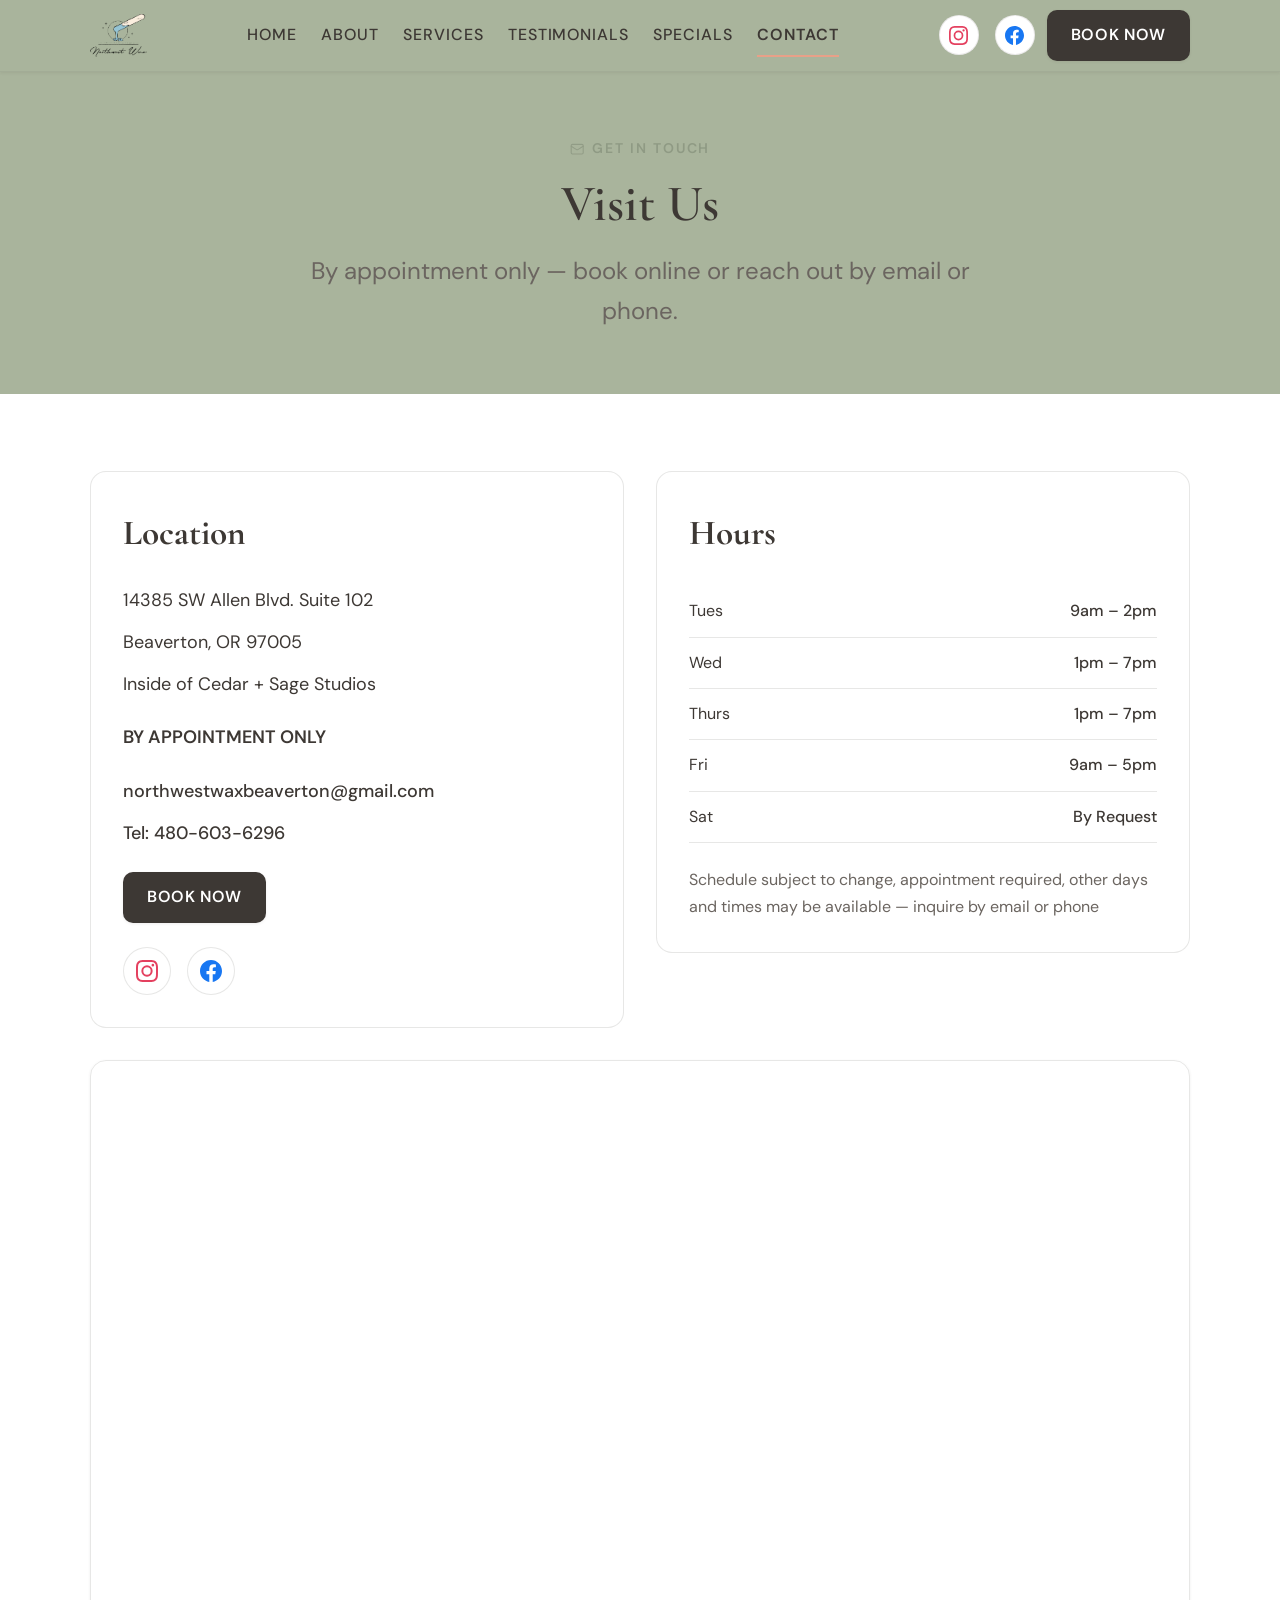
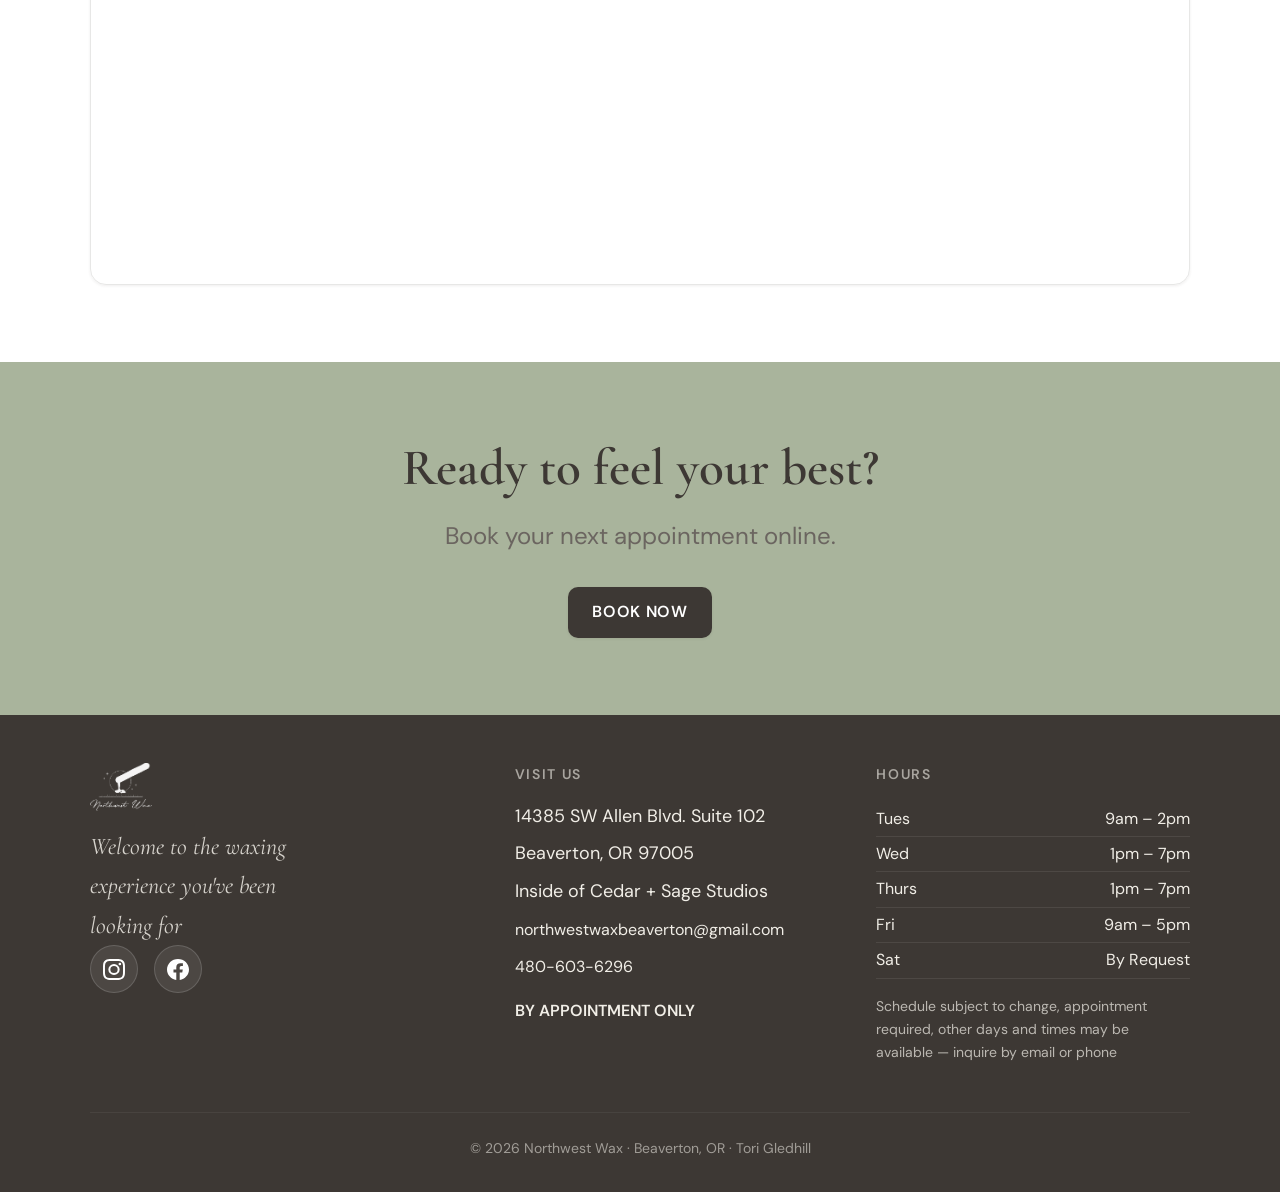
<file: contact.html>
<!DOCTYPE html>
<html lang="en">
<head>
  <meta charset="UTF-8">
  <meta name="viewport" content="width=device-width, initial-scale=1">
  <meta name="description" content="Contact Northwest Wax in Beaverton, OR — address, hours, phone, and email. Book by appointment only.">
  <title>Contact | Northwest Wax Beaverton</title>
  <link rel="stylesheet" href="style.css">
  <link rel="icon" href="assets/images/logo.png" type="image/png">
</head>
<body>
<svg class="svg-sprite" xmlns="http://www.w3.org/2000/svg" aria-hidden="true">
  <symbol id="icon-smile" viewBox="0 0 24 24">
    <path fill="none" stroke="currentColor" stroke-width="1.75" stroke-linecap="round" stroke-linejoin="round" d="M8 14s1.5 2 4 2 4-2 4-2" />
    <circle fill="none" stroke="currentColor" stroke-width="1.75" stroke-linecap="round" stroke-linejoin="round" cx="12" cy="12" r="10" />
    <line fill="none" stroke="currentColor" stroke-width="1.75" stroke-linecap="round" stroke-linejoin="round" x1="9" y1="9" x2="9.01" y2="9" />
    <line fill="none" stroke="currentColor" stroke-width="1.75" stroke-linecap="round" stroke-linejoin="round" x1="15" y1="9" x2="15.01" y2="9" />
  </symbol>
  <symbol id="icon-scan-face" viewBox="0 0 24 24">
    <path fill="none" stroke="currentColor" stroke-width="1.75" stroke-linecap="round" stroke-linejoin="round" d="M3 7V5a2 2 0 0 1 2-2h2" />
    <path fill="none" stroke="currentColor" stroke-width="1.75" stroke-linecap="round" stroke-linejoin="round" d="M17 3h2a2 2 0 0 1 2 2v2" />
    <path fill="none" stroke="currentColor" stroke-width="1.75" stroke-linecap="round" stroke-linejoin="round" d="M21 17v2a2 2 0 0 1-2 2h-2" />
    <path fill="none" stroke="currentColor" stroke-width="1.75" stroke-linecap="round" stroke-linejoin="round" d="M7 21H5a2 2 0 0 1-2-2v-2" />
    <path fill="none" stroke="currentColor" stroke-width="1.75" stroke-linecap="round" stroke-linejoin="round" d="M8 14s1.5 2 4 2 4-2 4-2" />
    <path fill="none" stroke="currentColor" stroke-width="1.75" stroke-linecap="round" stroke-linejoin="round" d="M9 9h.01" />
    <path fill="none" stroke="currentColor" stroke-width="1.75" stroke-linecap="round" stroke-linejoin="round" d="M15 9h.01" />
  </symbol>
  <symbol id="icon-sparkles" viewBox="0 0 24 24">
    <path fill="none" stroke="currentColor" stroke-width="1.75" stroke-linecap="round" stroke-linejoin="round" d="M9.937 15.5A2 2 0 0 0 8.5 14.063l-6.135-1.582a.5.5 0 0 1 0-.962L8.5 9.936A2 2 0 0 0 9.937 8.5l1.582-6.135a.5.5 0 0 1 .963 0L14.063 8.5A2 2 0 0 0 15.5 9.937l6.135 1.581a.5.5 0 0 1 0 .964L15.5 14.063a2 2 0 0 0-1.437 1.437l-1.582 6.135a.5.5 0 0 1-.963 0z" />
    <path fill="none" stroke="currentColor" stroke-width="1.75" stroke-linecap="round" stroke-linejoin="round" d="M20 3v4" />
    <path fill="none" stroke="currentColor" stroke-width="1.75" stroke-linecap="round" stroke-linejoin="round" d="M22 5h-4" />
    <path fill="none" stroke="currentColor" stroke-width="1.75" stroke-linecap="round" stroke-linejoin="round" d="M4 17v2" />
    <path fill="none" stroke="currentColor" stroke-width="1.75" stroke-linecap="round" stroke-linejoin="round" d="M5 18H3" />
  </symbol>
  <symbol id="icon-flower" viewBox="0 0 24 24">
    <path fill="none" stroke="currentColor" stroke-width="1.75" stroke-linecap="round" stroke-linejoin="round" d="M12 5a3 3 0 1 1 3 3m-3-3a3 3 0 1 0-3 3m3-3v1M9 8a3 3 0 1 0 3 3M9 8h1m5 0a3 3 0 1 1-3 3m3-3h-1m-2 3v-1" />
    <path fill="none" stroke="currentColor" stroke-width="1.75" stroke-linecap="round" stroke-linejoin="round" d="M12 10v12" />
    <path fill="none" stroke="currentColor" stroke-width="1.75" stroke-linecap="round" stroke-linejoin="round" d="M12 22c4.2 0 7-1.667 7-5-4.2 0-7 1.667-7 5Z" />
    <path fill="none" stroke="currentColor" stroke-width="1.75" stroke-linecap="round" stroke-linejoin="round" d="M12 22c-4.2 0-7-1.667-7-5 4.2 0 7 1.667 7 5Z" />
    <circle fill="none" stroke="currentColor" stroke-width="1.75" stroke-linecap="round" stroke-linejoin="round" cx="12" cy="8" r="2" />
  </symbol>
  <symbol id="icon-heart" viewBox="0 0 24 24">
    <path fill="none" stroke="currentColor" stroke-width="1.75" stroke-linecap="round" stroke-linejoin="round" d="M19 14c1.49-1.46 3-3.21 3-5.5A5.5 5.5 0 0 0 16.5 3c-1.76 0-3 .5-4.5 2-1.5-1.5-2.74-2-4.5-2A5.5 5.5 0 0 0 2 8.5c0 2.3 1.5 4.05 3 5.5l7 7Z" />
  </symbol>
  <symbol id="icon-home" viewBox="0 0 24 24">
    <path fill="none" stroke="currentColor" stroke-width="1.75" stroke-linecap="round" stroke-linejoin="round" d="M15 21v-8a1 1 0 0 0-1-1h-4a1 1 0 0 0-1 1v8" />
    <path fill="none" stroke="currentColor" stroke-width="1.75" stroke-linecap="round" stroke-linejoin="round" d="M3 10a2 2 0 0 1 .709-1.528l7-5.999a2 2 0 0 1 2.582 0l7 5.999A2 2 0 0 1 21 10v9a2 2 0 0 1-2 2H5a2 2 0 0 1-2-2z" />
  </symbol>
  <symbol id="icon-eye" viewBox="0 0 24 24">
    <path fill="none" stroke="currentColor" stroke-width="1.75" stroke-linecap="round" stroke-linejoin="round" d="M2.062 12.348a1 1 0 0 1 0-.696 10.75 10.75 0 0 1 19.876 0 1 1 0 0 1 0 .696 10.75 10.75 0 0 1-19.876 0" />
    <circle fill="none" stroke="currentColor" stroke-width="1.75" stroke-linecap="round" stroke-linejoin="round" cx="12" cy="12" r="3" />
  </symbol>
  <symbol id="icon-body" viewBox="0 0 24 24">
    <path fill="none" stroke="currentColor" stroke-width="1.75" stroke-linecap="round" stroke-linejoin="round" d="M20 21a8 8 0 0 0-16 0" />
    <circle fill="none" stroke="currentColor" stroke-width="1.75" stroke-linecap="round" stroke-linejoin="round" cx="12" cy="8" r="5" />
  </symbol>
  <symbol id="icon-droplet" viewBox="0 0 24 24">
    <path fill="none" stroke="currentColor" stroke-width="1.75" stroke-linecap="round" stroke-linejoin="round" d="M12 22a7 7 0 0 0 7-7c0-2-1-3.9-3-5.5s-3.5-4-4-6.5c-.5 2.5-2 4.9-4 6.5C6 11.1 5 13 5 15a7 7 0 0 0 7 7z" />
  </symbol>
  <symbol id="icon-star" viewBox="0 0 24 24">
    <path fill="currentColor" stroke="none" d="M11.525 2.295a.53.53 0 0 1 .95 0l2.31 4.679a2.123 2.123 0 0 0 1.595 1.16l5.166.756a.53.53 0 0 1 .294.904l-3.736 3.638a2.123 2.123 0 0 0-.611 1.878l.882 5.14a.53.53 0 0 1-.771.56l-4.618-2.428a2.122 2.122 0 0 0-1.973 0L6.396 21.01a.53.53 0 0 1-.77-.56l.881-5.139a2.122 2.122 0 0 0-.611-1.879L2.16 9.795a.53.53 0 0 1 .294-.906l5.165-.755a2.122 2.122 0 0 0 1.597-1.16z" />
  </symbol>
  <symbol id="icon-leaf" viewBox="0 0 24 24">
    <path fill="none" stroke="currentColor" stroke-width="1.75" stroke-linecap="round" stroke-linejoin="round" d="M11 20A7 7 0 0 1 9.8 6.1C15.5 5 17 4.48 19 2c1 2 2 4.18 2 8 0 5.5-4.78 10-10 10Z" />
    <path fill="none" stroke="currentColor" stroke-width="1.75" stroke-linecap="round" stroke-linejoin="round" d="M2 21c0-3 1.85-5.36 5.08-6C9.5 14.52 12 13 13 12" />
  </symbol>
  <symbol id="icon-mail" viewBox="0 0 24 24">
    <path fill="none" stroke="currentColor" stroke-width="1.75" stroke-linecap="round" stroke-linejoin="round" d="m22 7-8.97 5.7a1.94 1.94 0 0 1-2.06 0L2 7" />
    <rect fill="none" stroke="currentColor" stroke-width="1.75" stroke-linecap="round" stroke-linejoin="round" x="2" y="4" width="20" height="16" rx="2" />
  </symbol>
  <symbol id="icon-services" viewBox="0 0 24 24">
    <path fill="none" stroke="currentColor" stroke-width="1.75" stroke-linecap="round" stroke-linejoin="round" d="M16 4h2a2 2 0 0 1 2 2v14a2 2 0 0 1-2 2H6a2 2 0 0 1-2-2V6a2 2 0 0 1 2-2h2" />
    <path fill="none" stroke="currentColor" stroke-width="1.75" stroke-linecap="round" stroke-linejoin="round" d="M12 11h4" />
    <path fill="none" stroke="currentColor" stroke-width="1.75" stroke-linecap="round" stroke-linejoin="round" d="M12 16h4" />
    <path fill="none" stroke="currentColor" stroke-width="1.75" stroke-linecap="round" stroke-linejoin="round" d="M8 11h.01" />
    <path fill="none" stroke="currentColor" stroke-width="1.75" stroke-linecap="round" stroke-linejoin="round" d="M8 16h.01" />
    <rect fill="none" stroke="currentColor" stroke-width="1.75" stroke-linecap="round" stroke-linejoin="round" x="8" y="2" width="8" height="4" rx="1" ry="1" />
  </symbol>
</svg>






  <header class="site-header">
    <div class="container site-header__inner">
      <a href="index.html" class="site-logo" aria-label="Northwest Wax home">
        <img src="assets/images/logo.png" alt="Northwest Wax logo" width="1146" height="883">
      </a>
      <nav class="site-nav" aria-label="Main navigation">
        <a href="index.html">Home</a>
        <a href="about.html">About</a>
        <a href="services.html">Services</a>
        <a href="index.html#reviews">Testimonials</a>
        <a href="index.html#specials">Specials</a>
        <a href="contact.html" class="is-active">Contact</a>
      </nav>
      <div class="site-header__actions">
        <div class="header-social social-links" aria-label="Follow us on social media">
          <a href="https://www.instagram.com/northwestwax" class="social-link" target="_blank" rel="noopener noreferrer" aria-label="Instagram">
            <img src="assets/images/social-instagram.svg" alt="" class="social-icon" width="24" height="24">
          </a>
          <a href="https://www.facebook.com/northwestwaxbeaverton/" class="social-link" target="_blank" rel="noopener noreferrer" aria-label="Facebook">
            <img src="assets/images/social-facebook.svg" alt="" class="social-icon" width="24" height="24">
          </a>
        </div>
        <a href="https://my-site-103202-105206.square.site/" class="btn btn-primary site-header__cta" data-book>Book Now</a>
        <button type="button" class="nav-toggle" aria-label="Open menu" aria-expanded="false" aria-controls="mobile-nav">
          <span></span><span></span><span></span>
        </button>
      </div>
    </div>
  </header>

  <div class="nav-drawer" id="mobile-nav" aria-hidden="true">
    <div class="nav-drawer__backdrop" tabindex="-1"></div>
    <nav class="nav-drawer__panel" aria-label="Mobile navigation">
      <a href="index.html">Home</a>
      <a href="about.html">About</a>
      <a href="services.html">Services</a>
      <a href="index.html#reviews">Testimonials</a>
      <a href="index.html#specials">Specials</a>
      <a href="contact.html">Contact</a>
      <div class="nav-drawer__social social-links" aria-label="Follow us on social media">
        <a href="https://www.instagram.com/northwestwax" class="social-link" target="_blank" rel="noopener noreferrer" aria-label="Instagram">
          <img src="assets/images/social-instagram.svg" alt="" class="social-icon" width="24" height="24">
        </a>
        <a href="https://www.facebook.com/northwestwaxbeaverton/" class="social-link" target="_blank" rel="noopener noreferrer" aria-label="Facebook">
          <img src="assets/images/social-facebook.svg" alt="" class="social-icon" width="24" height="24">
        </a>
      </div>
      <a href="https://my-site-103202-105206.square.site/" class="btn btn-primary btn--block-mobile" data-book>Book Now</a>
    </nav>
  </div>

  <main>
    <header class="page-hero">
      <div class="container reveal">
        <p class="section-label"><svg class="ui-icon ui-icon--label" viewBox="0 0 24 24" aria-hidden="true"><use href="#icon-mail"/></svg> Get in touch</p>
        <h1 class="section-title">Visit Us</h1>
        <p class="section-lead">By appointment only — book online or reach out by email or phone.</p>
      </div>
    </header>

    <section class="section section--surface">
      <div class="container">
        <div class="contact-grid reveal">
          <div class="contact-card">
            <h2>Location</h2>
            <ul class="contact-list">
              <li>14385 SW Allen Blvd. Suite 102</li>
              <li>Beaverton, OR 97005</li>
              <li>Inside of Cedar + Sage Studios</li>
            </ul>
            <p style="margin-top: var(--space-6); font-weight: 600;">BY APPOINTMENT ONLY</p>
            <ul class="contact-list" style="margin-top: var(--space-6);">
              <li><a href="mailto:northwestwaxbeaverton@gmail.com">northwestwaxbeaverton@gmail.com</a></li>
              <li><a href="tel:+14806036296">Tel: 480-603-6296</a></li>
            </ul>
            <a href="https://my-site-103202-105206.square.site/" class="btn btn-primary btn--block-mobile" style="margin-top: var(--space-6);" data-book>Book Now</a>
            <div class="social-links" style="margin-top: var(--space-6); justify-content: flex-start;" aria-label="Social media">
              <a href="https://www.instagram.com/northwestwax" class="social-link" target="_blank" rel="noopener noreferrer" aria-label="Follow on Instagram">
                <img src="assets/images/social-instagram.svg" alt="" class="social-icon" width="24" height="24" loading="lazy">
              </a>
              <a href="https://www.facebook.com/northwestwaxbeaverton/" class="social-link" target="_blank" rel="noopener noreferrer" aria-label="Follow on Facebook">
                <img src="assets/images/social-facebook.svg" alt="" class="social-icon" width="24" height="24" loading="lazy">
              </a>
            </div>
          </div>

          <div class="contact-card">
            <h2>Hours</h2>
            <div class="hours-grid">
              <div class="hours-row"><span>Tues</span><span>9am – 2pm</span></div>
              <div class="hours-row"><span>Wed</span><span>1pm – 7pm</span></div>
              <div class="hours-row"><span>Thurs</span><span>1pm – 7pm</span></div>
              <div class="hours-row"><span>Fri</span><span>9am – 5pm</span></div>
              <div class="hours-row"><span>Sat</span><span>By Request</span></div>
            </div>
            <p style="margin-top: var(--space-6); font-size: var(--text-sm); color: var(--color-text-muted);">Schedule subject to change, appointment required, other days and times may be available — inquire by email or phone</p>
          </div>
        </div>

        <div class="map-wrap reveal" style="margin-top: var(--space-8);">
          <iframe
            title="Map to Northwest Wax at Cedar + Sage Studios, Beaverton OR"
            src="https://www.google.com/maps?q=14385+SW+Allen+Blvd+Suite+102,+Beaverton,+OR+97005&amp;output=embed"
            loading="lazy"
            referrerpolicy="no-referrer-when-downgrade"
            allowfullscreen>
          </iframe>
        </div>
      </div>
    </section>

    <section class="section cta-band">
      <div class="container reveal">
        <h2 class="section-title">Ready to feel your best?</h2>
        <p class="section-lead">Book your next appointment online.</p>
        <a href="https://my-site-103202-105206.square.site/" class="btn btn-primary btn--block-mobile" data-book>Book Now</a>
      </div>
    </section>
  </main>

  <footer class="site-footer">
    <div class="container">
      <div class="footer-grid">
        <div>
          <a href="index.html" class="footer-logo">
            <img src="assets/images/logo.png" alt="Northwest Wax" width="1146" height="883" loading="lazy">
          </a>
          <p class="footer-tagline">Welcome to the waxing experience you've been looking for</p>
          <div class="footer-social social-links" aria-label="Follow us on social media">
            <a href="https://www.instagram.com/northwestwax" class="social-link" target="_blank" rel="noopener noreferrer" aria-label="Instagram">
              <img src="assets/images/social-instagram-white.svg" alt="" class="social-icon" width="24" height="24" loading="lazy">
            </a>
            <a href="https://www.facebook.com/northwestwaxbeaverton/" class="social-link" target="_blank" rel="noopener noreferrer" aria-label="Facebook">
              <img src="assets/images/social-facebook-white.svg" alt="" class="social-icon" width="24" height="24" loading="lazy">
            </a>
          </div>
        </div>
        <div>
          <p class="footer-heading">Visit us</p>
          <ul class="footer-list">
            <li>14385 SW Allen Blvd. Suite 102</li>
            <li>Beaverton, OR 97005</li>
            <li>Inside of Cedar + Sage Studios</li>
            <li><a href="mailto:northwestwaxbeaverton@gmail.com">northwestwaxbeaverton@gmail.com</a></li>
            <li><a href="tel:+14806036296">480-603-6296</a></li>
          </ul>
          <p style="margin-top: var(--space-4); font-size: var(--text-sm); font-weight: 600;">BY APPOINTMENT ONLY</p>
        </div>
        <div>
          <p class="footer-heading">Hours</p>
          <ul class="footer-hours">
            <li><span>Tues</span><span>9am – 2pm</span></li>
            <li><span>Wed</span><span>1pm – 7pm</span></li>
            <li><span>Thurs</span><span>1pm – 7pm</span></li>
            <li><span>Fri</span><span>9am – 5pm</span></li>
            <li><span>Sat</span><span>By Request</span></li>
          </ul>
          <p style="margin-top: var(--space-4); font-size: var(--text-xs); opacity: 0.7;">Schedule subject to change, appointment required, other days and times may be available — inquire by email or phone</p>
        </div>
      </div>
      <div class="footer-bottom">
        <p>&copy; <span id="year"></span> Northwest Wax · Beaverton, OR · Tori Gledhill</p>
      </div>
    </div>
  </footer>

  <script src="main.js"></script>
  <script>document.getElementById('year').textContent = new Date().getFullYear();</script>
</body>
</html>
</file>
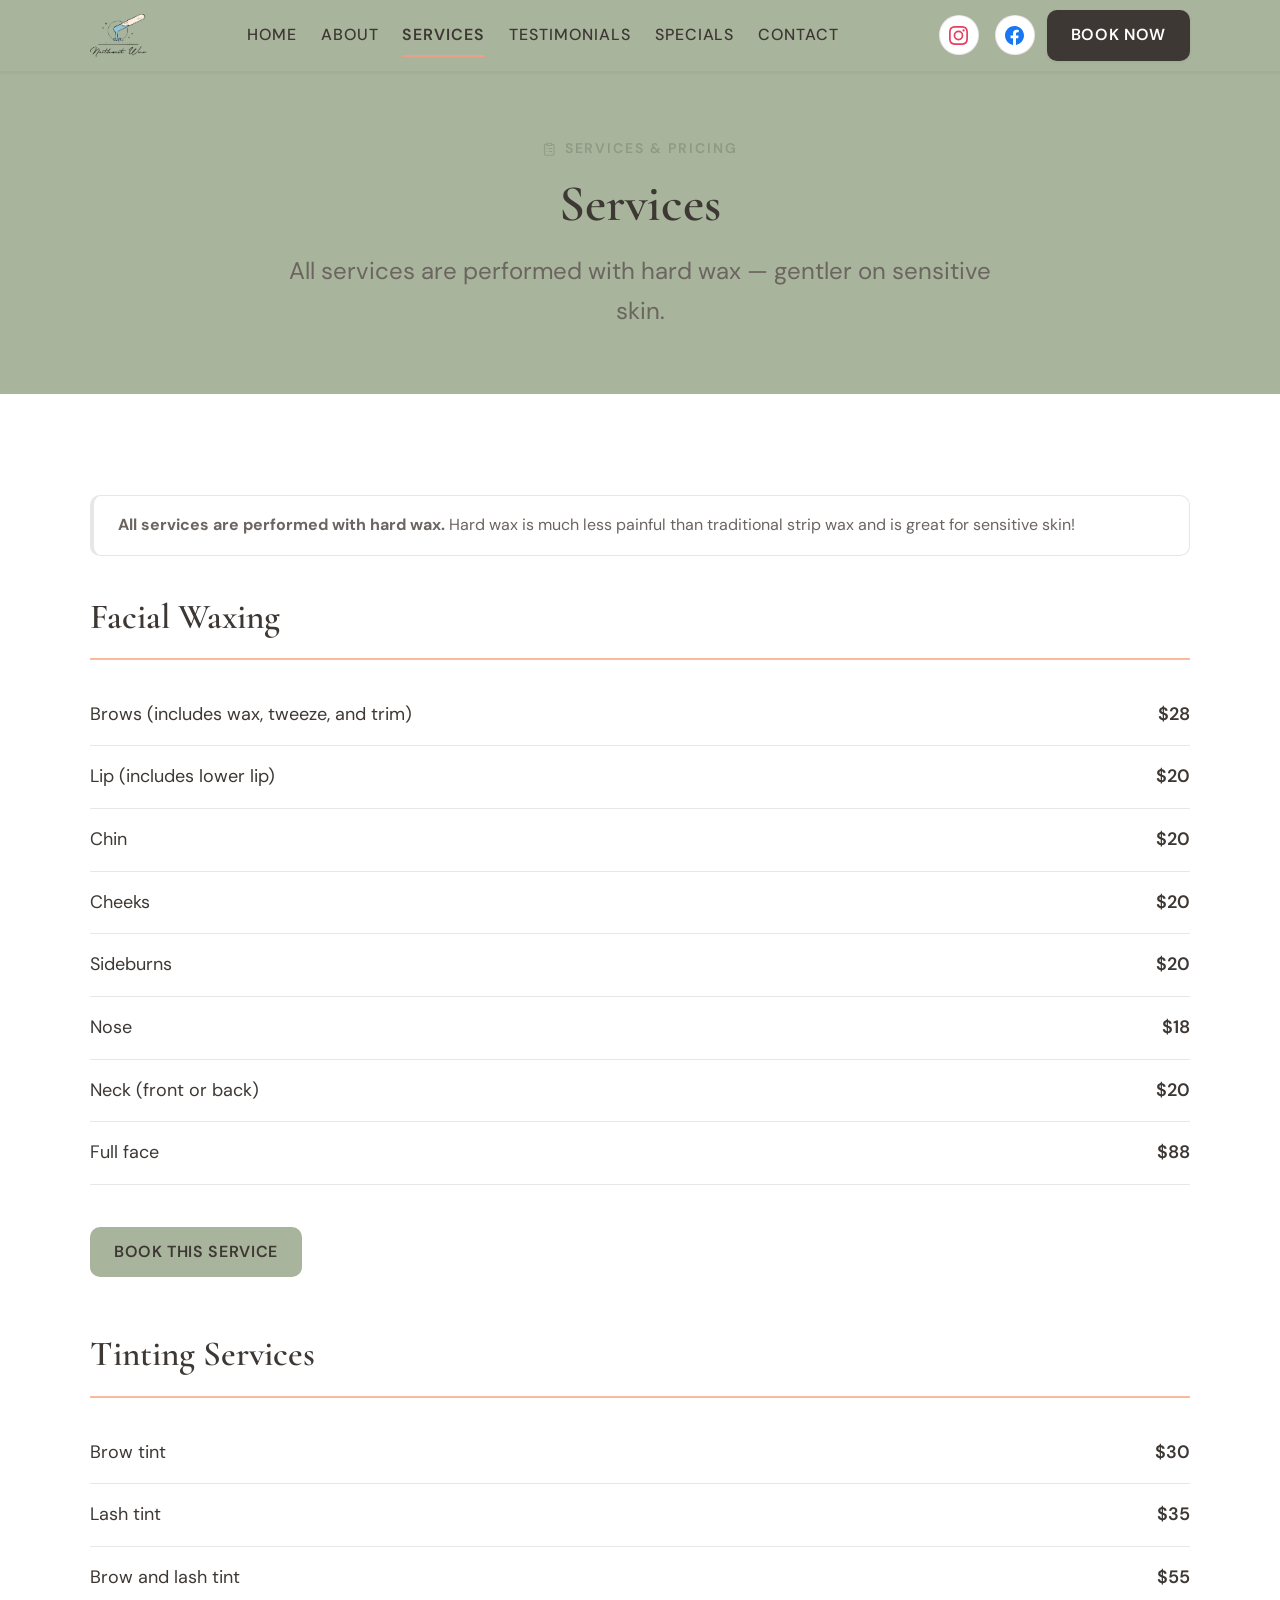
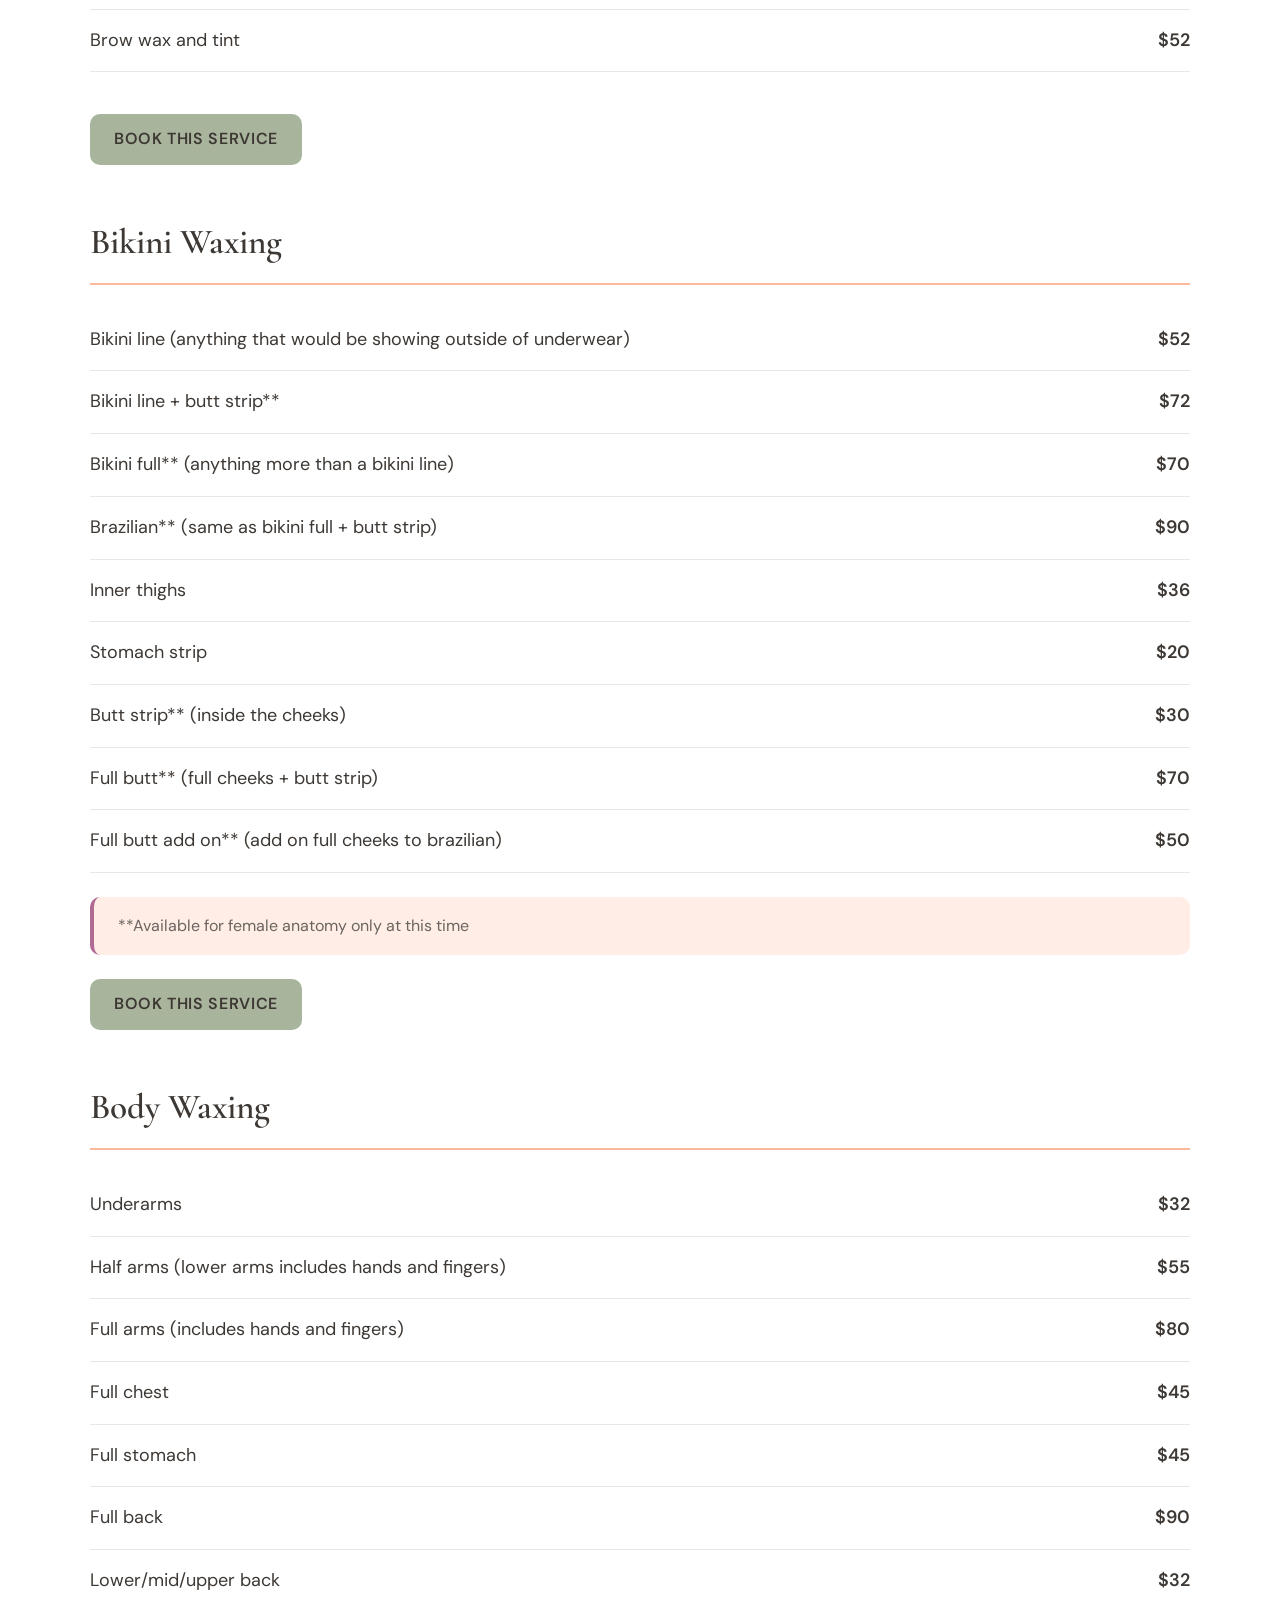
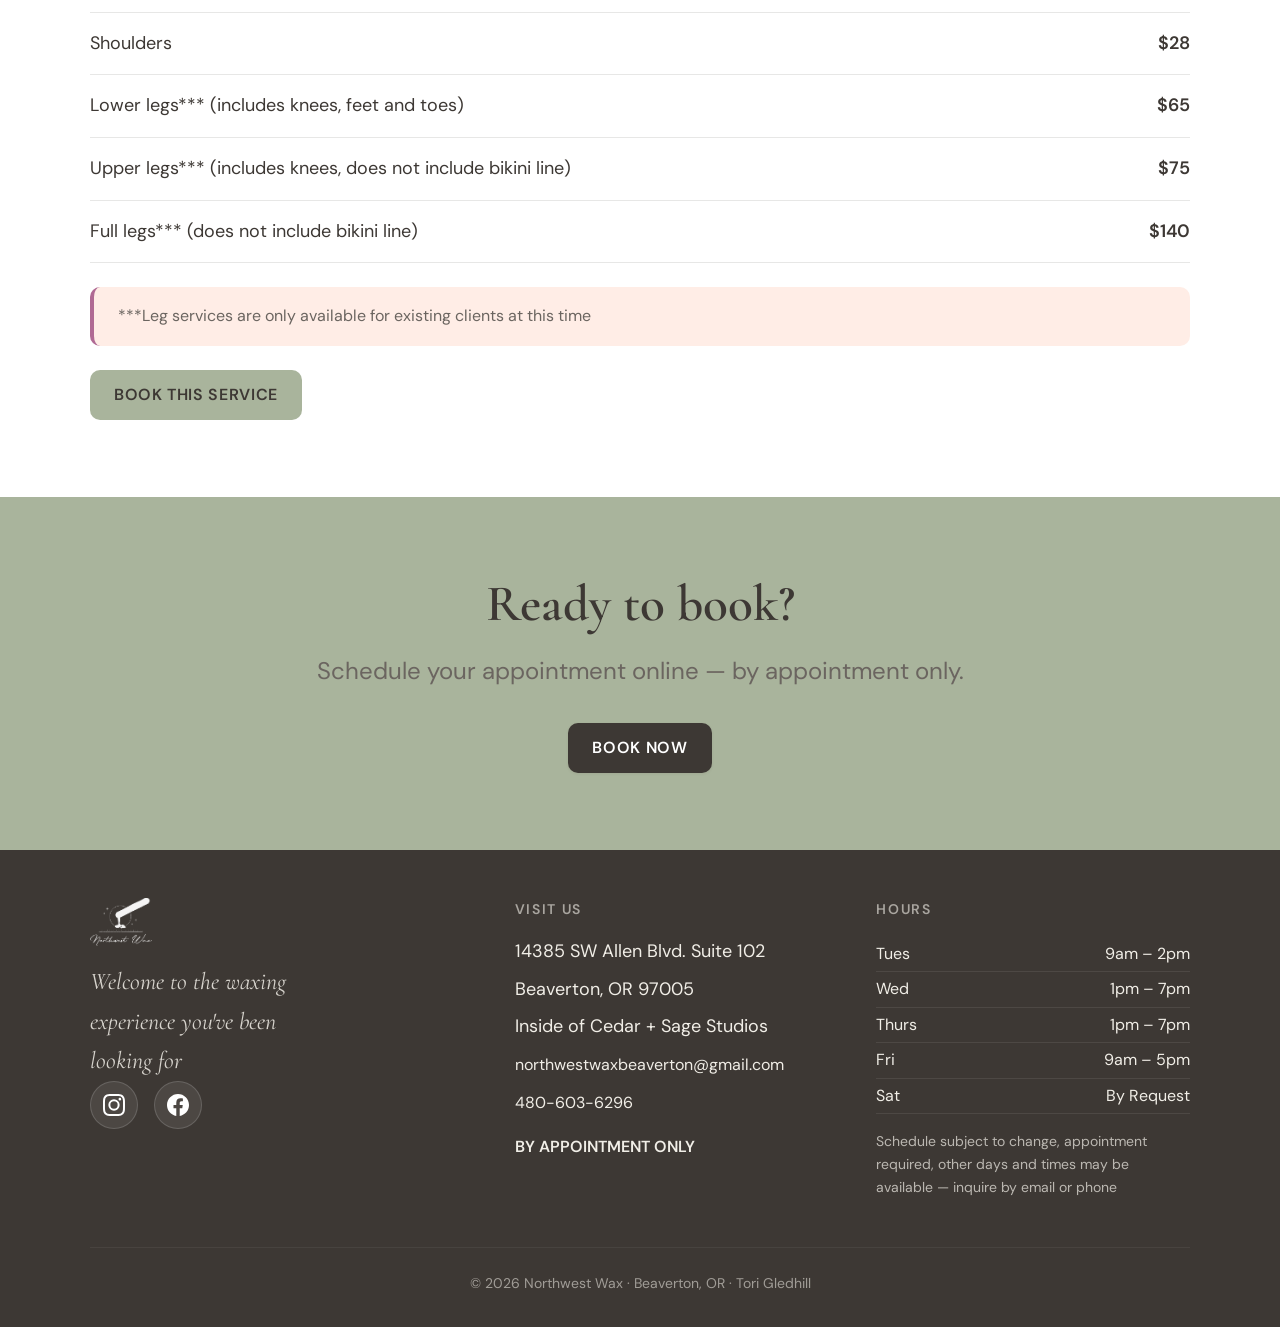
<file: services.html>
<!DOCTYPE html>
<html lang="en">
<head>
  <meta charset="UTF-8">
  <meta name="viewport" content="width=device-width, initial-scale=1">
  <meta name="description" content="Northwest Wax services and pricing — facial waxing, tinting, bikini, brazilian, and body waxing in Beaverton, OR. Hard wax only.">
  <title>Services &amp; Pricing | Northwest Wax Beaverton</title>
  <link rel="stylesheet" href="style.css">
  <link rel="icon" href="assets/images/logo.png" type="image/png">
</head>
<body>
<svg class="svg-sprite" xmlns="http://www.w3.org/2000/svg" aria-hidden="true">
  <symbol id="icon-smile" viewBox="0 0 24 24">
    <path fill="none" stroke="currentColor" stroke-width="1.75" stroke-linecap="round" stroke-linejoin="round" d="M8 14s1.5 2 4 2 4-2 4-2" />
    <circle fill="none" stroke="currentColor" stroke-width="1.75" stroke-linecap="round" stroke-linejoin="round" cx="12" cy="12" r="10" />
    <line fill="none" stroke="currentColor" stroke-width="1.75" stroke-linecap="round" stroke-linejoin="round" x1="9" y1="9" x2="9.01" y2="9" />
    <line fill="none" stroke="currentColor" stroke-width="1.75" stroke-linecap="round" stroke-linejoin="round" x1="15" y1="9" x2="15.01" y2="9" />
  </symbol>
  <symbol id="icon-scan-face" viewBox="0 0 24 24">
    <path fill="none" stroke="currentColor" stroke-width="1.75" stroke-linecap="round" stroke-linejoin="round" d="M3 7V5a2 2 0 0 1 2-2h2" />
    <path fill="none" stroke="currentColor" stroke-width="1.75" stroke-linecap="round" stroke-linejoin="round" d="M17 3h2a2 2 0 0 1 2 2v2" />
    <path fill="none" stroke="currentColor" stroke-width="1.75" stroke-linecap="round" stroke-linejoin="round" d="M21 17v2a2 2 0 0 1-2 2h-2" />
    <path fill="none" stroke="currentColor" stroke-width="1.75" stroke-linecap="round" stroke-linejoin="round" d="M7 21H5a2 2 0 0 1-2-2v-2" />
    <path fill="none" stroke="currentColor" stroke-width="1.75" stroke-linecap="round" stroke-linejoin="round" d="M8 14s1.5 2 4 2 4-2 4-2" />
    <path fill="none" stroke="currentColor" stroke-width="1.75" stroke-linecap="round" stroke-linejoin="round" d="M9 9h.01" />
    <path fill="none" stroke="currentColor" stroke-width="1.75" stroke-linecap="round" stroke-linejoin="round" d="M15 9h.01" />
  </symbol>
  <symbol id="icon-sparkles" viewBox="0 0 24 24">
    <path fill="none" stroke="currentColor" stroke-width="1.75" stroke-linecap="round" stroke-linejoin="round" d="M9.937 15.5A2 2 0 0 0 8.5 14.063l-6.135-1.582a.5.5 0 0 1 0-.962L8.5 9.936A2 2 0 0 0 9.937 8.5l1.582-6.135a.5.5 0 0 1 .963 0L14.063 8.5A2 2 0 0 0 15.5 9.937l6.135 1.581a.5.5 0 0 1 0 .964L15.5 14.063a2 2 0 0 0-1.437 1.437l-1.582 6.135a.5.5 0 0 1-.963 0z" />
    <path fill="none" stroke="currentColor" stroke-width="1.75" stroke-linecap="round" stroke-linejoin="round" d="M20 3v4" />
    <path fill="none" stroke="currentColor" stroke-width="1.75" stroke-linecap="round" stroke-linejoin="round" d="M22 5h-4" />
    <path fill="none" stroke="currentColor" stroke-width="1.75" stroke-linecap="round" stroke-linejoin="round" d="M4 17v2" />
    <path fill="none" stroke="currentColor" stroke-width="1.75" stroke-linecap="round" stroke-linejoin="round" d="M5 18H3" />
  </symbol>
  <symbol id="icon-flower" viewBox="0 0 24 24">
    <path fill="none" stroke="currentColor" stroke-width="1.75" stroke-linecap="round" stroke-linejoin="round" d="M12 5a3 3 0 1 1 3 3m-3-3a3 3 0 1 0-3 3m3-3v1M9 8a3 3 0 1 0 3 3M9 8h1m5 0a3 3 0 1 1-3 3m3-3h-1m-2 3v-1" />
    <path fill="none" stroke="currentColor" stroke-width="1.75" stroke-linecap="round" stroke-linejoin="round" d="M12 10v12" />
    <path fill="none" stroke="currentColor" stroke-width="1.75" stroke-linecap="round" stroke-linejoin="round" d="M12 22c4.2 0 7-1.667 7-5-4.2 0-7 1.667-7 5Z" />
    <path fill="none" stroke="currentColor" stroke-width="1.75" stroke-linecap="round" stroke-linejoin="round" d="M12 22c-4.2 0-7-1.667-7-5 4.2 0 7 1.667 7 5Z" />
    <circle fill="none" stroke="currentColor" stroke-width="1.75" stroke-linecap="round" stroke-linejoin="round" cx="12" cy="8" r="2" />
  </symbol>
  <symbol id="icon-heart" viewBox="0 0 24 24">
    <path fill="none" stroke="currentColor" stroke-width="1.75" stroke-linecap="round" stroke-linejoin="round" d="M19 14c1.49-1.46 3-3.21 3-5.5A5.5 5.5 0 0 0 16.5 3c-1.76 0-3 .5-4.5 2-1.5-1.5-2.74-2-4.5-2A5.5 5.5 0 0 0 2 8.5c0 2.3 1.5 4.05 3 5.5l7 7Z" />
  </symbol>
  <symbol id="icon-home" viewBox="0 0 24 24">
    <path fill="none" stroke="currentColor" stroke-width="1.75" stroke-linecap="round" stroke-linejoin="round" d="M15 21v-8a1 1 0 0 0-1-1h-4a1 1 0 0 0-1 1v8" />
    <path fill="none" stroke="currentColor" stroke-width="1.75" stroke-linecap="round" stroke-linejoin="round" d="M3 10a2 2 0 0 1 .709-1.528l7-5.999a2 2 0 0 1 2.582 0l7 5.999A2 2 0 0 1 21 10v9a2 2 0 0 1-2 2H5a2 2 0 0 1-2-2z" />
  </symbol>
  <symbol id="icon-eye" viewBox="0 0 24 24">
    <path fill="none" stroke="currentColor" stroke-width="1.75" stroke-linecap="round" stroke-linejoin="round" d="M2.062 12.348a1 1 0 0 1 0-.696 10.75 10.75 0 0 1 19.876 0 1 1 0 0 1 0 .696 10.75 10.75 0 0 1-19.876 0" />
    <circle fill="none" stroke="currentColor" stroke-width="1.75" stroke-linecap="round" stroke-linejoin="round" cx="12" cy="12" r="3" />
  </symbol>
  <symbol id="icon-body" viewBox="0 0 24 24">
    <path fill="none" stroke="currentColor" stroke-width="1.75" stroke-linecap="round" stroke-linejoin="round" d="M20 21a8 8 0 0 0-16 0" />
    <circle fill="none" stroke="currentColor" stroke-width="1.75" stroke-linecap="round" stroke-linejoin="round" cx="12" cy="8" r="5" />
  </symbol>
  <symbol id="icon-droplet" viewBox="0 0 24 24">
    <path fill="none" stroke="currentColor" stroke-width="1.75" stroke-linecap="round" stroke-linejoin="round" d="M12 22a7 7 0 0 0 7-7c0-2-1-3.9-3-5.5s-3.5-4-4-6.5c-.5 2.5-2 4.9-4 6.5C6 11.1 5 13 5 15a7 7 0 0 0 7 7z" />
  </symbol>
  <symbol id="icon-star" viewBox="0 0 24 24">
    <path fill="currentColor" stroke="none" d="M11.525 2.295a.53.53 0 0 1 .95 0l2.31 4.679a2.123 2.123 0 0 0 1.595 1.16l5.166.756a.53.53 0 0 1 .294.904l-3.736 3.638a2.123 2.123 0 0 0-.611 1.878l.882 5.14a.53.53 0 0 1-.771.56l-4.618-2.428a2.122 2.122 0 0 0-1.973 0L6.396 21.01a.53.53 0 0 1-.77-.56l.881-5.139a2.122 2.122 0 0 0-.611-1.879L2.16 9.795a.53.53 0 0 1 .294-.906l5.165-.755a2.122 2.122 0 0 0 1.597-1.16z" />
  </symbol>
  <symbol id="icon-leaf" viewBox="0 0 24 24">
    <path fill="none" stroke="currentColor" stroke-width="1.75" stroke-linecap="round" stroke-linejoin="round" d="M11 20A7 7 0 0 1 9.8 6.1C15.5 5 17 4.48 19 2c1 2 2 4.18 2 8 0 5.5-4.78 10-10 10Z" />
    <path fill="none" stroke="currentColor" stroke-width="1.75" stroke-linecap="round" stroke-linejoin="round" d="M2 21c0-3 1.85-5.36 5.08-6C9.5 14.52 12 13 13 12" />
  </symbol>
  <symbol id="icon-mail" viewBox="0 0 24 24">
    <path fill="none" stroke="currentColor" stroke-width="1.75" stroke-linecap="round" stroke-linejoin="round" d="m22 7-8.97 5.7a1.94 1.94 0 0 1-2.06 0L2 7" />
    <rect fill="none" stroke="currentColor" stroke-width="1.75" stroke-linecap="round" stroke-linejoin="round" x="2" y="4" width="20" height="16" rx="2" />
  </symbol>
  <symbol id="icon-services" viewBox="0 0 24 24">
    <path fill="none" stroke="currentColor" stroke-width="1.75" stroke-linecap="round" stroke-linejoin="round" d="M16 4h2a2 2 0 0 1 2 2v14a2 2 0 0 1-2 2H6a2 2 0 0 1-2-2V6a2 2 0 0 1 2-2h2" />
    <path fill="none" stroke="currentColor" stroke-width="1.75" stroke-linecap="round" stroke-linejoin="round" d="M12 11h4" />
    <path fill="none" stroke="currentColor" stroke-width="1.75" stroke-linecap="round" stroke-linejoin="round" d="M12 16h4" />
    <path fill="none" stroke="currentColor" stroke-width="1.75" stroke-linecap="round" stroke-linejoin="round" d="M8 11h.01" />
    <path fill="none" stroke="currentColor" stroke-width="1.75" stroke-linecap="round" stroke-linejoin="round" d="M8 16h.01" />
    <rect fill="none" stroke="currentColor" stroke-width="1.75" stroke-linecap="round" stroke-linejoin="round" x="8" y="2" width="8" height="4" rx="1" ry="1" />
  </symbol>
</svg>






  <header class="site-header">
    <div class="container site-header__inner">
      <a href="index.html" class="site-logo" aria-label="Northwest Wax home">
        <img src="assets/images/logo.png" alt="Northwest Wax logo" width="1146" height="883">
      </a>
      <nav class="site-nav" aria-label="Main navigation">
        <a href="index.html">Home</a>
        <a href="about.html">About</a>
        <a href="services.html" class="is-active">Services</a>
        <a href="index.html#reviews">Testimonials</a>
        <a href="index.html#specials">Specials</a>
        <a href="contact.html">Contact</a>
      </nav>
      <div class="site-header__actions">
        <div class="header-social social-links" aria-label="Follow us on social media">
          <a href="https://www.instagram.com/northwestwax" class="social-link" target="_blank" rel="noopener noreferrer" aria-label="Instagram">
            <img src="assets/images/social-instagram.svg" alt="" class="social-icon" width="24" height="24">
          </a>
          <a href="https://www.facebook.com/northwestwaxbeaverton/" class="social-link" target="_blank" rel="noopener noreferrer" aria-label="Facebook">
            <img src="assets/images/social-facebook.svg" alt="" class="social-icon" width="24" height="24">
          </a>
        </div>
        <a href="https://my-site-103202-105206.square.site/" class="btn btn-primary site-header__cta" data-book>Book Now</a>
        <button type="button" class="nav-toggle" aria-label="Open menu" aria-expanded="false" aria-controls="mobile-nav">
          <span></span><span></span><span></span>
        </button>
      </div>
    </div>
  </header>

  <div class="nav-drawer" id="mobile-nav" aria-hidden="true">
    <div class="nav-drawer__backdrop" tabindex="-1"></div>
    <nav class="nav-drawer__panel" aria-label="Mobile navigation">
      <a href="index.html">Home</a>
      <a href="about.html">About</a>
      <a href="services.html">Services</a>
      <a href="index.html#reviews">Testimonials</a>
      <a href="index.html#specials">Specials</a>
      <a href="contact.html">Contact</a>
      <div class="nav-drawer__social social-links" aria-label="Follow us on social media">
        <a href="https://www.instagram.com/northwestwax" class="social-link" target="_blank" rel="noopener noreferrer" aria-label="Instagram">
          <img src="assets/images/social-instagram.svg" alt="" class="social-icon" width="24" height="24">
        </a>
        <a href="https://www.facebook.com/northwestwaxbeaverton/" class="social-link" target="_blank" rel="noopener noreferrer" aria-label="Facebook">
          <img src="assets/images/social-facebook.svg" alt="" class="social-icon" width="24" height="24">
        </a>
      </div>
      <a href="https://my-site-103202-105206.square.site/" class="btn btn-primary btn--block-mobile" data-book>Book Now</a>
    </nav>
  </div>

  <main>
    <header class="page-hero">
      <div class="container reveal">
        <p class="section-label"><svg class="ui-icon ui-icon--label" viewBox="0 0 24 24" aria-hidden="true"><use href="#icon-services"/></svg> Services &amp; pricing</p>
        <h1 class="section-title">Services</h1>
        <p class="section-lead">All services are performed with hard wax — gentler on sensitive skin.</p>
      </div>
    </header>

    <section class="section section--surface">
      <div class="container">
        <div class="callout callout--highlight reveal">
          <p><strong>All services are performed with hard wax.</strong> Hard wax is much less painful than traditional strip wax and is great for sensitive skin!</p>
        </div>

        <section class="price-category reveal" id="facial" aria-labelledby="facial-heading">
          <h2 class="price-category__title" id="facial-heading">Facial Waxing</h2>
          <dl class="price-list">
            <div class="price-row"><dt class="price-row__name">Brows (includes wax, tweeze, and trim)</dt><dd class="price-row__price">$28</dd></div>
            <div class="price-row"><dt class="price-row__name">Lip (includes lower lip)</dt><dd class="price-row__price">$20</dd></div>
            <div class="price-row"><dt class="price-row__name">Chin</dt><dd class="price-row__price">$20</dd></div>
            <div class="price-row"><dt class="price-row__name">Cheeks</dt><dd class="price-row__price">$20</dd></div>
            <div class="price-row"><dt class="price-row__name">Sideburns</dt><dd class="price-row__price">$20</dd></div>
            <div class="price-row"><dt class="price-row__name">Nose</dt><dd class="price-row__price">$18</dd></div>
            <div class="price-row"><dt class="price-row__name">Neck (front or back)</dt><dd class="price-row__price">$20</dd></div>
            <div class="price-row"><dt class="price-row__name">Full face</dt><dd class="price-row__price">$88</dd></div>
          </dl>
          <a href="https://my-site-103202-105206.square.site/" class="btn btn-secondary category-cta" data-book>Book This Service</a>
        </section>

        <section class="price-category reveal" id="tinting" aria-labelledby="tinting-heading">
          <h2 class="price-category__title" id="tinting-heading">Tinting Services</h2>
          <dl class="price-list">
            <div class="price-row"><dt class="price-row__name">Brow tint</dt><dd class="price-row__price">$30</dd></div>
            <div class="price-row"><dt class="price-row__name">Lash tint</dt><dd class="price-row__price">$35</dd></div>
            <div class="price-row"><dt class="price-row__name">Brow and lash tint</dt><dd class="price-row__price">$55</dd></div>
            <div class="price-row"><dt class="price-row__name">Brow wax and tint</dt><dd class="price-row__price">$52</dd></div>
          </dl>
          <a href="https://my-site-103202-105206.square.site/" class="btn btn-secondary category-cta" data-book>Book This Service</a>
        </section>

        <section class="price-category reveal" id="bikini" aria-labelledby="bikini-heading">
          <h2 class="price-category__title" id="bikini-heading">Bikini Waxing</h2>
          <dl class="price-list">
            <div class="price-row"><dt class="price-row__name">Bikini line (anything that would be showing outside of underwear)</dt><dd class="price-row__price">$52</dd></div>
            <div class="price-row"><dt class="price-row__name">Bikini line + butt strip**</dt><dd class="price-row__price">$72</dd></div>
            <div class="price-row"><dt class="price-row__name">Bikini full** (anything more than a bikini line)</dt><dd class="price-row__price">$70</dd></div>
            <div class="price-row"><dt class="price-row__name">Brazilian** (same as bikini full + butt strip)</dt><dd class="price-row__price">$90</dd></div>
            <div class="price-row"><dt class="price-row__name">Inner thighs</dt><dd class="price-row__price">$36</dd></div>
            <div class="price-row"><dt class="price-row__name">Stomach strip</dt><dd class="price-row__price">$20</dd></div>
            <div class="price-row"><dt class="price-row__name">Butt strip** (inside the cheeks)</dt><dd class="price-row__price">$30</dd></div>
            <div class="price-row"><dt class="price-row__name">Full butt** (full cheeks + butt strip)</dt><dd class="price-row__price">$70</dd></div>
            <div class="price-row"><dt class="price-row__name">Full butt add on** (add on full cheeks to brazilian)</dt><dd class="price-row__price">$50</dd></div>
          </dl>
          <p class="callout">**Available for female anatomy only at this time</p>
          <a href="https://my-site-103202-105206.square.site/" class="btn btn-secondary category-cta" data-book>Book This Service</a>
        </section>

        <section class="price-category reveal" id="body" aria-labelledby="body-heading">
          <h2 class="price-category__title" id="body-heading">Body Waxing</h2>
          <dl class="price-list">
            <div class="price-row"><dt class="price-row__name">Underarms</dt><dd class="price-row__price">$32</dd></div>
            <div class="price-row"><dt class="price-row__name">Half arms (lower arms includes hands and fingers)</dt><dd class="price-row__price">$55</dd></div>
            <div class="price-row"><dt class="price-row__name">Full arms (includes hands and fingers)</dt><dd class="price-row__price">$80</dd></div>
            <div class="price-row"><dt class="price-row__name">Full chest</dt><dd class="price-row__price">$45</dd></div>
            <div class="price-row"><dt class="price-row__name">Full stomach</dt><dd class="price-row__price">$45</dd></div>
            <div class="price-row"><dt class="price-row__name">Full back</dt><dd class="price-row__price">$90</dd></div>
            <div class="price-row"><dt class="price-row__name">Lower/mid/upper back</dt><dd class="price-row__price">$32</dd></div>
            <div class="price-row"><dt class="price-row__name">Shoulders</dt><dd class="price-row__price">$28</dd></div>
            <div class="price-row"><dt class="price-row__name">Lower legs*** (includes knees, feet and toes)</dt><dd class="price-row__price">$65</dd></div>
            <div class="price-row"><dt class="price-row__name">Upper legs*** (includes knees, does not include bikini line)</dt><dd class="price-row__price">$75</dd></div>
            <div class="price-row"><dt class="price-row__name">Full legs*** (does not include bikini line)</dt><dd class="price-row__price">$140</dd></div>
          </dl>
          <p class="callout">***Leg services are only available for existing clients at this time</p>
          <a href="https://my-site-103202-105206.square.site/" class="btn btn-secondary category-cta" data-book>Book This Service</a>
        </section>
      </div>
    </section>

    <section class="section cta-band">
      <div class="container reveal">
        <h2 class="section-title">Ready to book?</h2>
        <p class="section-lead">Schedule your appointment online — by appointment only.</p>
        <a href="https://my-site-103202-105206.square.site/" class="btn btn-primary btn--block-mobile" data-book>Book Now</a>
      </div>
    </section>
  </main>

  <footer class="site-footer">
    <div class="container">
      <div class="footer-grid">
        <div>
          <a href="index.html" class="footer-logo">
            <img src="assets/images/logo.png" alt="Northwest Wax" width="1146" height="883" loading="lazy">
          </a>
          <p class="footer-tagline">Welcome to the waxing experience you've been looking for</p>
          <div class="footer-social social-links" aria-label="Follow us on social media">
            <a href="https://www.instagram.com/northwestwax" class="social-link" target="_blank" rel="noopener noreferrer" aria-label="Instagram">
              <img src="assets/images/social-instagram-white.svg" alt="" class="social-icon" width="24" height="24" loading="lazy">
            </a>
            <a href="https://www.facebook.com/northwestwaxbeaverton/" class="social-link" target="_blank" rel="noopener noreferrer" aria-label="Facebook">
              <img src="assets/images/social-facebook-white.svg" alt="" class="social-icon" width="24" height="24" loading="lazy">
            </a>
          </div>
        </div>
        <div>
          <p class="footer-heading">Visit us</p>
          <ul class="footer-list">
            <li>14385 SW Allen Blvd. Suite 102</li>
            <li>Beaverton, OR 97005</li>
            <li>Inside of Cedar + Sage Studios</li>
            <li><a href="mailto:northwestwaxbeaverton@gmail.com">northwestwaxbeaverton@gmail.com</a></li>
            <li><a href="tel:+14806036296">480-603-6296</a></li>
          </ul>
          <p style="margin-top: var(--space-4); font-size: var(--text-sm); font-weight: 600;">BY APPOINTMENT ONLY</p>
        </div>
        <div>
          <p class="footer-heading">Hours</p>
          <ul class="footer-hours">
            <li><span>Tues</span><span>9am – 2pm</span></li>
            <li><span>Wed</span><span>1pm – 7pm</span></li>
            <li><span>Thurs</span><span>1pm – 7pm</span></li>
            <li><span>Fri</span><span>9am – 5pm</span></li>
            <li><span>Sat</span><span>By Request</span></li>
          </ul>
          <p style="margin-top: var(--space-4); font-size: var(--text-xs); opacity: 0.7;">Schedule subject to change, appointment required, other days and times may be available — inquire by email or phone</p>
        </div>
      </div>
      <div class="footer-bottom">
        <p>&copy; <span id="year"></span> Northwest Wax · Beaverton, OR · Tori Gledhill</p>
      </div>
    </div>
  </footer>

  <script src="main.js"></script>
  <script>document.getElementById('year').textContent = new Date().getFullYear();</script>
</body>
</html>
</file>
<file: style.css>
/* Northwest Wax — Design System */

@import url('https://fonts.googleapis.com/css2?family=Cormorant+Garamond:ital,wght@0,400;0,600;0,700;1,400&family=DM+Sans:ital,opsz,wght@0,9..40,400;0,9..40,500;0,9..40,600;1,9..40,400&family=Pinyon+Script&display=swap');

:root {
  --font-display: 'Cormorant Garamond', Georgia, serif;
  --font-body: 'DM Sans', system-ui, sans-serif;
  --font-accent: 'Pinyon Script', cursive;

  --text-xs: clamp(0.75rem, 0.7rem + 0.25vw, 0.875rem);
  --text-sm: clamp(0.875rem, 0.8rem + 0.35vw, 1rem);
  --text-base: clamp(1rem, 0.95rem + 0.25vw, 1.125rem);
  --text-lg: clamp(1.125rem, 1rem + 0.75vw, 1.5rem);
  --text-xl: clamp(1.5rem, 1.2rem + 1.25vw, 2.25rem);
  --text-2xl: clamp(2rem, 1.2rem + 2.5vw, 3.5rem);
  --text-hero: clamp(2.5rem, 1rem + 5vw, 5rem);

  --color-bg: #fff9eb;
  --color-surface: #ffffff;
  --color-surface-alt: #ffede6;
  --color-border: oklch(from var(--color-text) l c h / 0.12);
  --color-text: #3d3834;
  --color-text-muted: #6b6560;
  --color-primary: #a9b49c;
  --color-primary-hover: #8f9a84;
  --color-accent: #fab89d;
  --color-accent-deep: #e8a088;
  --color-accent-mauve: #b06a94;
  --color-accent-mauve-deep: #8f5274;
  --color-success: #5a7d5e;
  --color-error: #c45c4a;

  --space-1: 0.25rem;
  --space-2: 0.5rem;
  --space-3: 0.75rem;
  --space-4: 1rem;
  --space-6: 1.5rem;
  --space-8: 2rem;
  --space-10: 2.5rem;
  --space-12: 3rem;
  --space-16: 4rem;
  --space-24: 6rem;
  --content-width: 1100px;
  --radius-sm: 0.375rem;
  --radius-md: 0.625rem;
  --radius-lg: 1rem;
  --transition: 180ms cubic-bezier(0.16, 1, 0.3, 1);

  --header-height: 4.5rem;
  --shadow-sm: 0 1px 3px oklch(0.3 0.02 50 / 0.08);
  --shadow-md: 0 8px 24px oklch(0.3 0.02 50 / 0.1);
}

/* Slightly larger type on phones — one scale tweak, site-wide */
@media (max-width: 767px) {
  :root {
    --text-xs: clamp(0.8125rem, 0.78rem + 0.3vw, 0.9375rem);
    --text-sm: clamp(0.9375rem, 0.875rem + 0.4vw, 1.0625rem);
    --text-base: clamp(1.0625rem, 1rem + 0.35vw, 1.1875rem);
    --text-lg: clamp(1.25rem, 1.125rem + 0.85vw, 1.625rem);
    --text-xl: clamp(1.625rem, 1.3125rem + 1.35vw, 2.375rem);
    --text-2xl: clamp(2.125rem, 1.35rem + 2.65vw, 3.5rem);
  }
}

*,
*::before,
*::after {
  box-sizing: border-box;
}

html {
  scroll-behavior: smooth;
}

body {
  margin: 0;
  font-family: var(--font-body);
  font-size: var(--text-base);
  line-height: 1.65;
  color: var(--color-text);
  background: var(--color-bg);
  -webkit-font-smoothing: antialiased;
}

img {
  max-width: 100%;
  height: auto;
  display: block;
}

a {
  color: inherit;
  text-decoration: none;
}

ul {
  list-style: none;
  margin: 0;
  padding: 0;
}

h1, h2, h3, h4, p {
  margin: 0;
}

.sr-only {
  position: absolute;
  width: 1px;
  height: 1px;
  padding: 0;
  margin: -1px;
  overflow: hidden;
  clip: rect(0, 0, 0, 0);
  white-space: nowrap;
  border: 0;
}

.container {
  width: min(100% - var(--space-8), var(--content-width));
  margin-inline: auto;
}

/* ——— Typography ——— */

.heading-display {
  font-family: var(--font-display);
  font-weight: 600;
  line-height: 1.15;
  letter-spacing: -0.02em;
}

.heading-script {
  font-family: var(--font-accent);
  font-weight: 400;
  line-height: 1;
}

.section-label {
  display: inline-flex;
  align-items: center;
  gap: var(--space-2);
  font-size: var(--text-xs);
  font-weight: 600;
  letter-spacing: 0.14em;
  text-transform: uppercase;
  color: var(--color-primary-hover);
}

.section-title {
  font-family: var(--font-display);
  font-size: var(--text-2xl);
  font-weight: 600;
  line-height: 1.2;
  color: var(--color-text);
}

.section-lead {
  font-size: var(--text-lg);
  color: var(--color-text-muted);
  max-width: 42ch;
}

/* ——— Buttons ——— */

.btn {
  display: inline-flex;
  align-items: center;
  justify-content: center;
  gap: var(--space-2);
  min-height: 2.75rem;
  min-width: 2.75rem;
  padding: 0.75rem 1.5rem;
  font-family: var(--font-body);
  font-size: var(--text-sm);
  font-weight: 600;
  letter-spacing: 0.04em;
  text-transform: uppercase;
  border: none;
  border-radius: var(--radius-md);
  cursor: pointer;
  transition:
    transform var(--transition),
    background-color var(--transition),
    box-shadow var(--transition);
}

.btn:hover {
  transform: translateY(-1px);
}

.btn:active {
  transform: scale(0.98);
}

.btn-primary {
  background: var(--color-text);
  color: var(--color-surface);
  box-shadow: var(--shadow-sm);
}

.btn-primary:hover {
  background: #2a2623;
  box-shadow: var(--shadow-md);
}

.btn-secondary {
  background: var(--color-primary);
  color: var(--color-text);
}

.btn-secondary:hover {
  background: var(--color-primary-hover);
}

.btn-light {
  background: var(--color-surface);
  color: var(--color-text);
  margin-top: var(--space-6);
}

.btn-light:hover {
  background: var(--color-bg);
  box-shadow: var(--shadow-md);
}

.btn-outline {
  background: transparent;
  color: var(--color-text);
  border: 1.5px solid var(--color-border);
}

.btn-outline:hover {
  border-color: var(--color-text);
  background: var(--color-surface);
}

@media (max-width: 767px) {
  .btn--block-mobile {
    width: 100%;
  }
}

/* ——— Header ——— */

.site-header {
  position: sticky;
  top: 0;
  z-index: 100;
  height: var(--header-height);
  background: var(--color-primary);
  border-bottom: 1px solid oklch(from var(--color-text) l c h / 0.06);
  box-shadow: var(--shadow-sm);
}

.site-header__inner {
  display: flex;
  align-items: center;
  justify-content: space-between;
  height: 100%;
  gap: var(--space-4);
}

.site-logo img {
  height: 2.75rem;
  width: auto;
  object-fit: contain;
}

.site-nav {
  display: none;
  align-items: center;
  gap: var(--space-6);
}

.site-nav a {
  font-size: var(--text-sm);
  font-weight: 500;
  letter-spacing: 0.06em;
  text-transform: uppercase;
  color: var(--color-text);
  position: relative;
  padding: var(--space-2) 0;
}

.site-nav a::after {
  content: '';
  position: absolute;
  left: 0;
  bottom: 0;
  width: 0;
  height: 2px;
  background: var(--color-accent-deep);
  transition: width var(--transition);
}

.site-nav a:hover::after,
.site-nav a.is-active::after {
  width: 100%;
}

.site-nav a.is-active {
  font-weight: 600;
}

.site-header__actions {
  display: flex;
  align-items: center;
  gap: var(--space-3);
}

.header-social {
  display: none;
  align-items: center;
  align-self: center;
  gap: var(--space-2);
  justify-content: center;
}

.header-social .social-link {
  width: 2.5rem;
  height: 2.5rem;
  margin: 0;
  background: var(--color-surface);
  border: 1px solid oklch(from var(--color-text) l c h / 0.1);
}

.header-social .social-link img,
.header-social .social-link .social-icon {
  width: 1.2rem;
  height: 1.2rem;
}

.header-social .social-link:hover {
  transform: translateY(-1px);
  box-shadow: var(--shadow-sm);
}


.nav-drawer__social {
  display: flex;
  gap: var(--space-3);
  padding-block: var(--space-2) var(--space-4);
  margin-bottom: var(--space-2);
  border-bottom: 1px solid var(--color-border);
}

.nav-drawer__social .social-link {
  width: 2.75rem;
  height: 2.75rem;
}

.site-header__cta {
  display: none;
}

.nav-toggle {
  display: flex;
  flex-direction: column;
  justify-content: center;
  gap: 5px;
  width: 2.75rem;
  height: 2.75rem;
  padding: var(--space-2);
  background: transparent;
  border: none;
  cursor: pointer;
  border-radius: var(--radius-sm);
}

.nav-toggle span {
  display: block;
  height: 2px;
  width: 100%;
  background: var(--color-text);
  border-radius: 2px;
  transition: transform var(--transition), opacity var(--transition);
}

.nav-toggle[aria-expanded='true'] span:nth-child(1) {
  transform: translateY(7px) rotate(45deg);
}

.nav-toggle[aria-expanded='true'] span:nth-child(2) {
  opacity: 0;
}

.nav-toggle[aria-expanded='true'] span:nth-child(3) {
  transform: translateY(-7px) rotate(-45deg);
}

.nav-drawer {
  position: fixed;
  inset: 0;
  z-index: 200;
  pointer-events: none;
  visibility: hidden;
}

.nav-drawer.is-open {
  pointer-events: auto;
  visibility: visible;
}

.nav-drawer__backdrop {
  position: absolute;
  inset: 0;
  background: oklch(0.2 0.02 50 / 0.45);
  opacity: 0;
  transition: opacity var(--transition);
}

.nav-drawer.is-open .nav-drawer__backdrop {
  opacity: 1;
}

.nav-drawer__panel {
  position: absolute;
  top: 0;
  right: 0;
  width: min(85vw, 320px);
  height: 100%;
  background: var(--color-surface);
  padding: calc(var(--header-height) + var(--space-6)) var(--space-6) var(--space-8);
  display: flex;
  flex-direction: column;
  gap: var(--space-4);
  transform: translateX(100%);
  transition: transform 280ms cubic-bezier(0.16, 1, 0.3, 1);
  box-shadow: var(--shadow-md);
}

.nav-drawer.is-open .nav-drawer__panel {
  transform: translateX(0);
}

.nav-drawer__panel a {
  font-size: var(--text-lg);
  font-weight: 500;
  padding: var(--space-3) 0;
  border-bottom: 1px solid var(--color-border);
}

@media (min-width: 768px) and (max-width: 1024px) {
  .site-nav {
    gap: var(--space-4);
  }

  .site-nav a {
    font-size: 0.8125rem;
    letter-spacing: 0.04em;
  }
}

@media (min-width: 768px) {
  .site-nav {
    display: flex;
  }

  .header-social {
    display: flex;
  }

  .site-header__cta {
    display: inline-flex;
  }

  .nav-toggle,
  .nav-drawer {
    display: none;
  }
}

/* ——— Hero ——— */

.hero {
  position: relative;
  min-height: clamp(28rem, 70vh, 40rem);
  display: flex;
  align-items: center;
  overflow: hidden;
}

.hero__bg {
  position: absolute;
  inset: 0;
  z-index: 0;
}

.hero__bg img {
  width: 100%;
  height: 100%;
  object-fit: cover;
}

.hero__bg picture {
  display: block;
  width: 100%;
  height: 100%;
}

.hero__overlay {
  position: absolute;
  inset: 0;
  background: linear-gradient(
    105deg,
    oklch(0.25 0.03 50 / 0.55) 0%,
    oklch(0.35 0.04 80 / 0.35) 45%,
    oklch(0.92 0.02 85 / 0.15) 100%
  );
}

.hero__content {
  position: relative;
  z-index: 1;
  padding-block: var(--space-16);
  color: var(--color-surface);
  max-width: 38rem;
}

.hero__welcome {
  font-family: var(--font-accent);
  font-size: clamp(3rem, 2rem + 6vw, 5.5rem);
  line-height: 0.95;
  margin-bottom: var(--space-2);
  text-shadow: 0 2px 20px oklch(0 0 0 / 0.25);
}

.hero__tagline {
  font-family: var(--font-display);
  font-size: var(--text-xl);
  font-weight: 400;
  font-style: italic;
  line-height: 1.35;
  margin-bottom: var(--space-6);
  text-shadow: 0 1px 12px oklch(0 0 0 / 0.2);
}

.hero__sub {
  font-size: var(--text-base);
  opacity: 0.95;
  margin-bottom: var(--space-8);
  max-width: 32ch;
}

/* Bodyscape hero — mobile: headline + glass straddle; desktop: open grid layout */

.hero--bodyscape {
  min-height: clamp(28rem, 72svh, 44rem);
  align-items: stretch;
}

.hero--bodyscape .hero__bg img {
  object-position: 22% 58%;
}

.hero--bodyscape .hero__overlay {
  display: none;
}

.hero--bodyscape .hero__content {
  display: flex;
  flex-direction: column;
  align-items: stretch;
  justify-content: space-between;
  flex: 1;
  min-height: inherit;
  padding-block: clamp(var(--space-6), 4vh, var(--space-10));
  max-width: none;
  width: min(100% - var(--space-8), var(--content-width));
  margin-inline: auto;
  color: var(--color-text);
}

.hero--bodyscape .hero__bottom {
  display: flex;
  flex-direction: column;
  align-items: center;
  gap: var(--space-4);
  width: 100%;
}

.hero--bodyscape .hero__book {
  display: none;
}

.hero--bodyscape .hero__headline {
  align-self: flex-end;
  width: min(100%, 22rem);
  max-width: 100%;
  text-align: right;
}

.hero--bodyscape .hero__copy {
  display: contents;
}

.hero--bodyscape .hero__glass {
  align-self: center;
  width: min(100%, 22rem);
  margin-top: auto;
  margin-bottom: 0;
  position: relative;
  z-index: 2;
  padding: var(--space-5) var(--space-6);
  border-radius: var(--radius-lg);
  background: oklch(1 0 0 / 0.55);
  border: 1px solid oklch(1 0 0 / 0.72);
  box-shadow:
    0 12px 40px oklch(0.25 0.02 50 / 0.14),
    inset 0 1px 0 oklch(1 0 0 / 0.85);
  -webkit-backdrop-filter: blur(20px) saturate(1.25);
  backdrop-filter: blur(20px) saturate(1.25);
}

@supports not ((backdrop-filter: blur(1px)) or (-webkit-backdrop-filter: blur(1px))) {
  .hero--bodyscape .hero__glass {
    background: oklch(1 0 0 / 0.92);
  }
}

.hero--bodyscape .hero__welcome {
  color: var(--color-accent-mauve);
  text-shadow: none;
  font-size: clamp(2.5rem, 1.5rem + 5vw, 4.25rem);
  margin-bottom: var(--space-1);
}

.hero--bodyscape .hero__tagline {
  color: var(--color-text);
  text-shadow: none;
  margin-bottom: 0;
}

.hero--bodyscape .hero__sub {
  color: var(--color-accent-mauve-deep);
  opacity: 1;
  max-width: none;
  font-size: var(--text-sm);
  text-align: center;
  margin-bottom: 0;
}

.hero--bodyscape .hero__content.reveal {
  opacity: 1;
  transform: none;
  transition: none;
}

@media (min-width: 768px) {
  .hero--bodyscape {
    position: relative;
    min-height: clamp(36rem, 82vh, 50rem);
    overflow: visible;
  }

  .hero--bodyscape .hero__bg img {
    object-position: 18% 42%;
  }

  .hero--bodyscape .hero__content {
    position: absolute;
    inset: 0;
    display: block;
    width: 100%;
    max-width: none;
    margin: 0;
    padding: 0;
    min-height: 0;
    flex: unset;
    pointer-events: none;
  }

  .hero--bodyscape .hero__headline {
    position: absolute;
    top: clamp(var(--space-8), 7vh, var(--space-16));
    left: clamp(50%, 36rem, 58%);
    right: clamp(var(--space-8), 4vw, var(--space-16));
    display: flex;
    flex-direction: column;
    align-items: flex-start;
    gap: var(--space-8);
    width: max-content;
    max-width: calc(50% - var(--space-16));
    text-align: left;
    pointer-events: auto;
  }

  .hero--bodyscape .hero__copy {
    display: flex;
    flex-direction: column;
    align-items: stretch;
    gap: var(--space-8);
    position: static;
    width: 100%;
    max-width: none;
    pointer-events: auto;
  }

  .hero--bodyscape .hero__welcome {
    position: static;
    margin: 0;
    text-align: left;
    font-size: clamp(3.75rem, 2.5rem + 3vw, 6rem);
    line-height: 0.95;
    white-space: nowrap;
  }

  .hero--bodyscape .hero__tagline {
    position: static;
    margin: 0;
    transform: none;
    text-align: left;
    font-size: clamp(var(--text-base), 0.9rem + 0.85vw, var(--text-xl));
    line-height: 1.25;
    white-space: nowrap;
    text-wrap: nowrap;
  }

  .hero--bodyscape .hero__bottom {
    position: static;
    top: auto;
    bottom: auto;
    left: auto;
    right: auto;
    transform: none;
    width: 100%;
    max-width: none;
    margin: 0;
    gap: var(--space-8);
    align-items: center;
    pointer-events: auto;
  }

  .hero--bodyscape .hero__glass {
    width: 100%;
    align-self: stretch;
    margin: 0;
    padding: 0;
    transform: none;
    background: transparent;
    border: none;
    box-shadow: none;
    -webkit-backdrop-filter: none;
    backdrop-filter: none;
  }

  .hero--bodyscape .hero__sub {
    font-size: var(--text-sm);
    line-height: 1.55;
    color: var(--color-accent-mauve-deep);
    text-align: left;
    text-shadow: none;
  }

  .hero--bodyscape .hero__book {
    display: inline-flex;
    align-self: center;
    min-width: 14rem;
    justify-content: center;
    box-shadow: var(--shadow-md);
  }

  .hero--bodyscape + .trust-bar .trust-bar__cta {
    display: none;
  }
}

@media (max-width: 767px) {
  .hero--bodyscape {
    height: clamp(17.5rem, 62vw, 20rem);
    min-height: 0;
    overflow: visible;
  }

  .hero--bodyscape .hero__bg img {
    object-fit: cover;
    object-position: 16% 42%;
  }

  .hero--bodyscape .hero__content {
    width: 100%;
    min-height: 100%;
    padding-inline: var(--space-4);
    padding-block: var(--space-3) 0;
    gap: var(--space-1);
  }

  .hero--bodyscape .hero__headline {
    display: flex;
    flex-direction: column;
    align-self: stretch;
    width: 100%;
    text-align: right;
    padding-inline: var(--space-1);
    flex: 1;
  }

  .hero--bodyscape .hero__copy {
    display: contents;
  }

  .hero--bodyscape .hero__bottom {
    margin-top: auto;
    width: 100%;
  }

  .hero--bodyscape .hero__welcome {
    font-size: clamp(1.75rem, 1rem + 4vw, 2.15rem);
    line-height: 1;
  }

  .hero--bodyscape .hero__tagline {
    font-size: var(--text-xs);
    line-height: 1.3;
    text-wrap: balance;
  }

  .hero--bodyscape .hero__glass {
    width: 100%;
    max-width: none;
    margin-top: auto;
    margin-bottom: 0;
    transform: translateY(50%);
    padding: var(--space-3) var(--space-4);
    background: oklch(1 0 0 / 0.72);
  }

  .hero--bodyscape .hero__sub {
    font-size: var(--text-sm);
    line-height: 1.4;
  }

  .hero--bodyscape + .trust-bar {
    --glass-overhang: 3.5rem;
    padding-top: var(--glass-overhang);
  }

  .hero--bodyscape + .trust-bar .trust-bar__cta {
    display: flex;
    margin-top: var(--space-4);
  }
}

/* ——— Trust bar ——— */

.trust-bar {
  background: var(--color-surface);
  border-block: 1px solid var(--color-border);
  padding-block: var(--space-6);
}

.trust-bar__cta {
  display: flex;
  justify-content: center;
  margin-bottom: var(--space-6);
}

.trust-bar__cta .btn {
  width: min(100%, 18rem);
}

.trust-bar__grid {
  display: grid;
  grid-template-columns: 1fr;
  gap: var(--space-6);
}

@media (min-width: 640px) {
  .trust-bar__grid {
    grid-template-columns: repeat(2, 1fr);
  }
}

@media (min-width: 900px) {
  .trust-bar__grid {
    grid-template-columns: repeat(4, 1fr);
  }
}

.trust-item {
  display: flex;
  align-items: flex-start;
  gap: var(--space-3);
  text-align: left;
}

.trust-item__icon {
  flex-shrink: 0;
  width: 2.5rem;
  height: 2.5rem;
  display: flex;
  align-items: center;
  justify-content: center;
  background: var(--color-surface-alt);
  border-radius: var(--radius-md);
  color: var(--color-accent-mauve);
}

/* ——— UI icons (SVG sprite) ——— */

.svg-sprite {
  position: absolute;
  width: 0;
  height: 0;
  overflow: hidden;
}

.ui-icon {
  width: 1.25rem;
  height: 1.25rem;
  flex-shrink: 0;
  color: inherit;
}

.ui-icon--lg {
  width: 1.75rem;
  height: 1.75rem;
}

.ui-icon--label {
  width: 0.9rem;
  height: 0.9rem;
  opacity: 0.9;
}

.ui-icon--sm {
  width: 0.875rem;
  height: 0.875rem;
}

.ui-icon--xl {
  width: 4.5rem;
  height: 4.5rem;
  color: var(--color-surface);
}

.star-rating {
  display: inline-flex;
  align-items: center;
  gap: 0.15rem;
  color: var(--color-accent-deep);
}

.star-rating .ui-icon {
  width: 0.9rem;
  height: 0.9rem;
}

.yelp-badge .star-rating .ui-icon,
.platform-badge .star-rating .ui-icon {
  width: 0.85rem;
  height: 0.85rem;
}

.trust-item__title {
  font-size: var(--text-sm);
  font-weight: 600;
  line-height: 1.3;
}

.trust-item__text {
  font-size: var(--text-xs);
  color: var(--color-text-muted);
  margin-top: var(--space-1);
}

/* ——— Sections ——— */

.section {
  padding-block: clamp(3rem, 6vw, 6rem);
}

main section[id] {
  scroll-margin-top: calc(var(--header-height) + var(--space-4));
}

.section--alt {
  background: var(--color-surface-alt);
}

.section--surface {
  background: var(--color-surface);
}

.section__header {
  text-align: center;
  margin-bottom: var(--space-12);
}

.section__header .section-lead {
  margin-inline: auto;
  margin-top: var(--space-4);
}

.section__header .section-label,
.reviews-cta .section-label {
  margin-inline: auto;
}

/* ——— Service cards ——— */

.services-grid {
  display: grid;
  grid-template-columns: 1fr;
  gap: var(--space-6);
}

@media (min-width: 640px) {
  .services-grid {
    grid-template-columns: repeat(2, 1fr);
  }
}

@media (min-width: 900px) {
  .services-grid {
    grid-template-columns: repeat(4, 1fr);
  }
}

.service-card {
  background: var(--color-surface);
  border: 1px solid var(--color-border);
  border-radius: var(--radius-lg);
  padding: var(--space-8) var(--space-6);
  display: flex;
  flex-direction: column;
  gap: var(--space-4);
  transition: transform var(--transition), box-shadow var(--transition);
}

.service-card:hover {
  transform: translateY(-2px);
  box-shadow: var(--shadow-md);
}

.service-card__icon {
  display: flex;
  align-items: center;
  justify-content: center;
  width: 3rem;
  height: 3rem;
  background: var(--color-surface-alt);
  border-radius: var(--radius-md);
  color: var(--color-accent-mauve);
}

.service-card__title {
  font-family: var(--font-display);
  font-size: var(--text-xl);
  font-weight: 600;
}

.service-card__desc {
  font-size: var(--text-sm);
  color: var(--color-text-muted);
  flex: 1;
}

.service-card__link {
  font-size: var(--text-sm);
  font-weight: 600;
  color: var(--color-accent-mauve);
  display: inline-flex;
  align-items: center;
  gap: var(--space-2);
}

.service-card__link:hover {
  text-decoration: underline;
  text-underline-offset: 3px;
}

/* ——— Feature (hard wax) ——— */

.feature-section {
  position: relative;
  overflow: hidden;
  padding-block: clamp(4rem, 10vw, 7rem);
  min-height: clamp(22rem, 52vh, 34rem);
  display: flex;
  align-items: center;
  color: var(--color-surface);
}

.feature-section__media {
  position: absolute;
  inset: 0;
  z-index: 0;
}

.feature-section__media img {
  width: 100%;
  height: 100%;
  object-fit: cover;
  object-position: center 40%;
}

.feature-section__scrim {
  position: absolute;
  inset: 0;
  z-index: 1;
  background: linear-gradient(
    105deg,
    oklch(0 0 0 / 0.78) 0%,
    oklch(0 0 0 / 0.58) 42%,
    oklch(0 0 0 / 0.28) 100%
  );
}

.feature-section__inner {
  position: relative;
  z-index: 2;
}

.feature-section__copy {
  max-width: 34rem;
}

.feature-section__copy .section-title {
  color: inherit;
  text-shadow: 0 2px 24px oklch(0 0 0 / 0.35);
}

.feature-section__copy p {
  text-shadow: 0 1px 12px oklch(0 0 0 / 0.35);
}

.feature-section__badge {
  display: inline-flex;
  align-items: center;
  gap: var(--space-2);
  background: oklch(1 0 0 / 0.16);
  border: 1px solid oklch(1 0 0 / 0.32);
  color: inherit;
  font-size: var(--text-xs);
  font-weight: 600;
  letter-spacing: 0.1em;
  text-transform: uppercase;
  padding: var(--space-2) var(--space-4);
  border-radius: 999px;
  margin-bottom: var(--space-4);
  backdrop-filter: blur(8px);
  -webkit-backdrop-filter: blur(8px);
}

.feature-section__lead {
  margin-top: var(--space-4);
  color: oklch(1 0 0 / 0.88);
}

@media (max-width: 767px) {
  .feature-section {
    min-height: clamp(26rem, 68vh, 36rem);
    align-items: flex-end;
    padding-block: var(--space-8);
  }

  .feature-section__scrim {
    background: linear-gradient(
      180deg,
      oklch(0 0 0 / 0.15) 0%,
      oklch(0 0 0 / 0.55) 45%,
      oklch(0 0 0 / 0.82) 100%
    );
  }

  .feature-section__copy {
    max-width: none;
  }
}

/* ——— About ——— */

.about-grid {
  display: grid;
  gap: var(--space-8);
  align-items: start;
}

@media (min-width: 768px) {
  .about-grid {
    grid-template-columns: 0.9fr 1.1fr;
    gap: var(--space-12);
  }
}

.about-photo {
  aspect-ratio: 4/5;
  border-radius: var(--radius-lg);
  overflow: hidden;
  background: linear-gradient(160deg, var(--color-primary), var(--color-accent));
  display: flex;
  align-items: flex-end;
  justify-content: center;
  padding: var(--space-8);
  box-shadow: var(--shadow-md);
}

.about-photo:has(img) {
  padding: 0;
  display: block;
}

.about-photo img {
  width: 100%;
  height: 100%;
  object-fit: cover;
}

.about-photo.about-photo--logo,
.about-photo.about-photo--logo:has(img) {
  aspect-ratio: auto;
  overflow: visible;
  background: transparent;
  box-shadow: none;
  border-radius: 0;
  display: flex;
  align-items: center;
  justify-content: center;
  padding: 0;
}

.about-photo.about-photo--logo img {
  width: auto;
  height: auto;
  max-width: min(100%, 20rem);
  max-height: none;
  object-fit: contain;
}

@media (min-width: 768px) {
  .about-photo.about-photo--logo img {
    max-width: min(100%, 28rem);
  }
}

.about-photo__placeholder {
  text-align: center;
  color: var(--color-surface);
  font-family: var(--font-display);
  font-size: var(--text-xl);
  font-style: italic;
}

.about-highlights {
  display: flex;
  flex-wrap: wrap;
  gap: var(--space-3);
  margin: var(--space-6) 0;
}

.about-highlight {
  background: var(--color-surface);
  border: 1px solid var(--color-border);
  border-radius: var(--radius-md);
  padding: var(--space-2) var(--space-4);
  font-size: var(--text-sm);
  font-weight: 500;
}

.about-bio p + p {
  margin-top: var(--space-4);
}

/* ——— Reviews ——— */

.reviews-cta {
  text-align: center;
  margin-bottom: var(--space-8);
}

.reviews-cta .section-lead {
  margin-inline: auto;
  margin-top: var(--space-4);
}

.yelp-badge,
.platform-badge {
  display: inline-flex;
  align-items: center;
  gap: var(--space-2);
  margin-top: var(--space-4);
  padding: var(--space-2) var(--space-4);
  background: var(--color-surface);
  border: 1px solid var(--color-border);
  border-radius: 999px;
  font-size: var(--text-sm);
  font-weight: 600;
  color: var(--color-text);
  transition: transform var(--transition), box-shadow var(--transition);
}

.yelp-badge:hover,
.platform-badge:hover {
  transform: translateY(-1px);
  box-shadow: var(--shadow-sm);
  color: var(--color-accent-mauve);
}

.testimonial-card__quote::before {
  content: '\201C';
}

.testimonial-card__quote::after {
  content: '\201D';
}

/* ——— Photo gallery ——— */

.photo-gallery {
  display: grid;
  grid-template-columns: repeat(2, 1fr);
  gap: var(--space-4);
}

@media (min-width: 768px) {
  .photo-gallery {
    grid-template-columns: repeat(3, 1fr);
    gap: var(--space-6);
  }
}

.photo-gallery__item {
  margin: 0;
  border-radius: var(--radius-lg);
  overflow: hidden;
  aspect-ratio: 4/3;
  box-shadow: var(--shadow-sm);
}

.photo-gallery__item img {
  width: 100%;
  height: 100%;
  object-fit: cover;
  transition: transform 400ms cubic-bezier(0.16, 1, 0.3, 1);
}

.photo-gallery__item:hover img {
  transform: scale(1.05);
}

.photo-gallery__item--featured {
  grid-column: 1 / -1;
  aspect-ratio: 16 / 10;
}

@media (min-width: 768px) {
  .photo-gallery__item--featured {
    grid-column: span 2;
    aspect-ratio: 16 / 9;
  }
}

.review-buttons,
.review-links {
  display: flex;
  flex-wrap: wrap;
  gap: var(--space-3);
  justify-content: center;
  margin-top: var(--space-6);
}

.review-link {
  display: inline-flex;
  align-items: center;
  gap: var(--space-2);
  padding: var(--space-2) var(--space-4);
  background: var(--color-surface);
  border: 1px solid var(--color-border);
  border-radius: 999px;
  font-size: var(--text-sm);
  font-weight: 600;
  color: var(--color-text);
  transition: transform var(--transition), box-shadow var(--transition), color var(--transition);
}

.review-link:hover {
  transform: translateY(-1px);
  box-shadow: var(--shadow-sm);
  color: var(--color-accent-mauve);
}

.review-link__icon {
  width: 1.125rem;
  height: 1.125rem;
  flex-shrink: 0;
  display: block;
}

.testimonials {
  column-count: 1;
  column-gap: var(--space-6);
  margin-top: var(--space-8);
}

@media (min-width: 640px) {
  .testimonials {
    column-count: 2;
  }
}

@media (min-width: 1024px) {
  .testimonials {
    column-count: 3;
  }
}

.testimonial-card {
  break-inside: avoid;
  display: inline-block;
  width: 100%;
  margin-bottom: var(--space-6);
  background: var(--color-surface);
  border: 1px solid var(--color-border);
  border-radius: var(--radius-lg);
  padding: var(--space-6) var(--space-8);
  box-shadow: var(--shadow-sm);
}

.testimonial-card__stars {
  margin-bottom: var(--space-4);
}

.testimonial-card__quote {
  font-family: var(--font-display);
  font-size: var(--text-base);
  font-style: italic;
  color: var(--color-text-muted);
  line-height: 1.55;
  margin: 0;
}

.testimonial-card__author {
  margin-top: var(--space-5);
  font-size: var(--text-sm);
  font-weight: 600;
}

.testimonial-card__source {
  margin-top: var(--space-2);
  font-size: var(--text-xs);
  color: var(--color-text-muted);
  text-transform: uppercase;
  letter-spacing: 0.06em;
}

/* ——— Social / specials ——— */

.social-section {
  text-align: center;
}

.social-links {
  display: flex;
  justify-content: center;
  gap: var(--space-4);
  margin-top: var(--space-6);
}

.header-social.social-links {
  margin-top: 0;
  justify-content: center;
}

.nav-drawer__social.social-links {
  margin-top: 0;
  justify-content: flex-start;
}

.social-link {
  display: flex;
  align-items: center;
  justify-content: center;
  width: 3rem;
  height: 3rem;
  border-radius: 50%;
  background: var(--color-surface);
  border: 1px solid var(--color-border);
  transition: transform var(--transition), box-shadow var(--transition);
}

.social-link:hover {
  transform: translateY(-2px);
  box-shadow: var(--shadow-sm);
}

.social-link img,
.social-link .social-icon {
  width: 1.35rem;
  height: 1.35rem;
  object-fit: contain;
  display: block;
  flex-shrink: 0;
}

/* ——— CTA band ——— */

.cta-band {
  background: var(--color-primary);
  text-align: center;
}

.cta-band .section-title {
  margin-bottom: var(--space-4);
}

.cta-band .section-lead {
  margin-inline: auto;
  margin-bottom: var(--space-8);
}

/* ——— Footer ——— */

.site-footer {
  background: var(--color-text);
  color: oklch(0.95 0.01 85);
  padding-block: var(--space-12) var(--space-8);
}

.site-footer a:hover {
  color: var(--color-accent);
  text-decoration: underline;
  text-underline-offset: 3px;
}

.footer-grid {
  display: grid;
  gap: var(--space-8);
}

@media (min-width: 768px) {
  .footer-grid {
    grid-template-columns: 1.2fr 1fr 1fr;
    gap: var(--space-12);
  }
}

.footer-logo img {
  height: 3rem;
  width: auto;
  filter: brightness(0) invert(1);
  opacity: 0.95;
  margin-bottom: var(--space-4);
}

.footer-tagline {
  font-family: var(--font-display);
  font-style: italic;
  font-size: var(--text-lg);
  opacity: 0.85;
  max-width: 22ch;
}

.footer-social {
  justify-content: flex-start;
  margin-top: var(--space-5);
}

.footer-social .social-link {
  background: oklch(1 0 0 / 0.08);
  border-color: oklch(1 0 0 / 0.15);
}

.footer-social .social-link:hover {
  background: oklch(1 0 0 / 0.14);
  border-color: oklch(1 0 0 / 0.25);
}

.footer-heading {
  font-size: var(--text-xs);
  font-weight: 600;
  letter-spacing: 0.12em;
  text-transform: uppercase;
  opacity: 0.6;
  margin-bottom: var(--space-4);
}

.footer-list li + li {
  margin-top: var(--space-2);
}

.footer-list a,
.footer-list span {
  font-size: var(--text-sm);
}

.footer-hours li {
  font-size: var(--text-sm);
  display: flex;
  justify-content: space-between;
  gap: var(--space-4);
  padding-block: var(--space-1);
  border-bottom: 1px solid oklch(1 0 0 / 0.08);
}

.footer-bottom {
  margin-top: var(--space-12);
  padding-top: var(--space-6);
  border-top: 1px solid oklch(1 0 0 / 0.1);
  font-size: var(--text-xs);
  opacity: 0.55;
  text-align: center;
}

/* ——— Scroll reveal ——— */

.reveal {
  opacity: 0;
  transform: translateY(1.25rem);
  transition:
    opacity 600ms cubic-bezier(0.16, 1, 0.3, 1),
    transform 600ms cubic-bezier(0.16, 1, 0.3, 1);
}

.reveal.is-visible {
  opacity: 1;
  transform: translateY(0);
}

/* ——— Inner pages ——— */

.page-hero {
  background: var(--color-primary);
  padding-block: clamp(2.5rem, 5vw, 4rem);
  text-align: center;
}

.page-hero .section-title {
  margin-top: var(--space-2);
}

.page-hero .section-lead {
  margin-inline: auto;
  margin-top: var(--space-4);
}

.price-category {
  margin-bottom: var(--space-12);
}

.price-category:last-of-type {
  margin-bottom: 0;
}

.price-category__title {
  font-family: var(--font-display);
  font-size: var(--text-xl);
  font-weight: 600;
  margin-bottom: var(--space-6);
  padding-bottom: var(--space-3);
  border-bottom: 2px solid var(--color-accent);
}

.price-list {
  display: flex;
  flex-direction: column;
}

.price-row {
  display: flex;
  justify-content: space-between;
  align-items: baseline;
  gap: var(--space-4);
  padding-block: var(--space-4);
  border-bottom: 1px solid var(--color-border);
  font-size: var(--text-sm);
}

@media (min-width: 640px) {
  .price-row {
    font-size: var(--text-base);
  }
}

.price-row__name {
  flex: 1;
  min-width: 0;
}

.price-row__price {
  flex-shrink: 0;
  font-weight: 600;
  font-variant-numeric: tabular-nums;
}

.callout {
  background: var(--color-surface-alt);
  border-left: 4px solid var(--color-accent-mauve);
  border-radius: var(--radius-md);
  padding: var(--space-4) var(--space-6);
  margin-top: var(--space-6);
  font-size: var(--text-sm);
  color: var(--color-text-muted);
}

.callout--highlight {
  border-left-color: var(--color-primary-hover);
  background: var(--color-surface);
  border: 1px solid var(--color-border);
  border-left-width: 4px;
  margin-bottom: var(--space-8);
}

.category-cta {
  margin-top: var(--space-6);
}

.contact-grid {
  display: grid;
  gap: var(--space-8);
}

@media (min-width: 768px) {
  .contact-grid {
    grid-template-columns: 1fr 1fr;
    align-items: start;
  }
}

.contact-card {
  background: var(--color-surface);
  border: 1px solid var(--color-border);
  border-radius: var(--radius-lg);
  padding: var(--space-8);
}

.contact-card h2 {
  font-family: var(--font-display);
  font-size: var(--text-xl);
  margin-bottom: var(--space-6);
}

.contact-list li + li {
  margin-top: var(--space-3);
}

.contact-list a {
  font-weight: 500;
}

.contact-list a:hover {
  color: var(--color-accent-mauve);
  text-decoration: underline;
  text-underline-offset: 3px;
}

.hours-grid {
  display: flex;
  flex-direction: column;
  gap: 0;
}

.hours-row {
  display: flex;
  justify-content: space-between;
  padding-block: var(--space-3);
  border-bottom: 1px solid var(--color-border);
  font-size: var(--text-sm);
}

.hours-row span:last-child {
  font-weight: 500;
}

.map-wrap {
  border-radius: var(--radius-lg);
  overflow: hidden;
  border: 1px solid var(--color-border);
  box-shadow: var(--shadow-sm);
  aspect-ratio: 4/3;
  min-height: 280px;
}

.map-wrap iframe {
  width: 100%;
  height: 100%;
  border: 0;
  display: block;
}

.about-page-grid {
  display: grid;
  gap: var(--space-12);
}

@media (min-width: 768px) {
  .about-page-grid {
    grid-template-columns: 0.85fr 1.15fr;
    align-items: start;
  }
}

.prose p + p {
  margin-top: var(--space-4);
}

.prose p + h2 {
  margin-top: var(--space-8);
}

@media (prefers-reduced-motion: reduce) {
  html {
    scroll-behavior: auto;
  }

  .reveal {
    opacity: 1;
    transform: none;
    transition: none;
  }

  .btn:hover,
  .service-card:hover,
  .social-link:hover,
  .photo-gallery__item:hover img {
    transform: none;
  }
}
</file>
